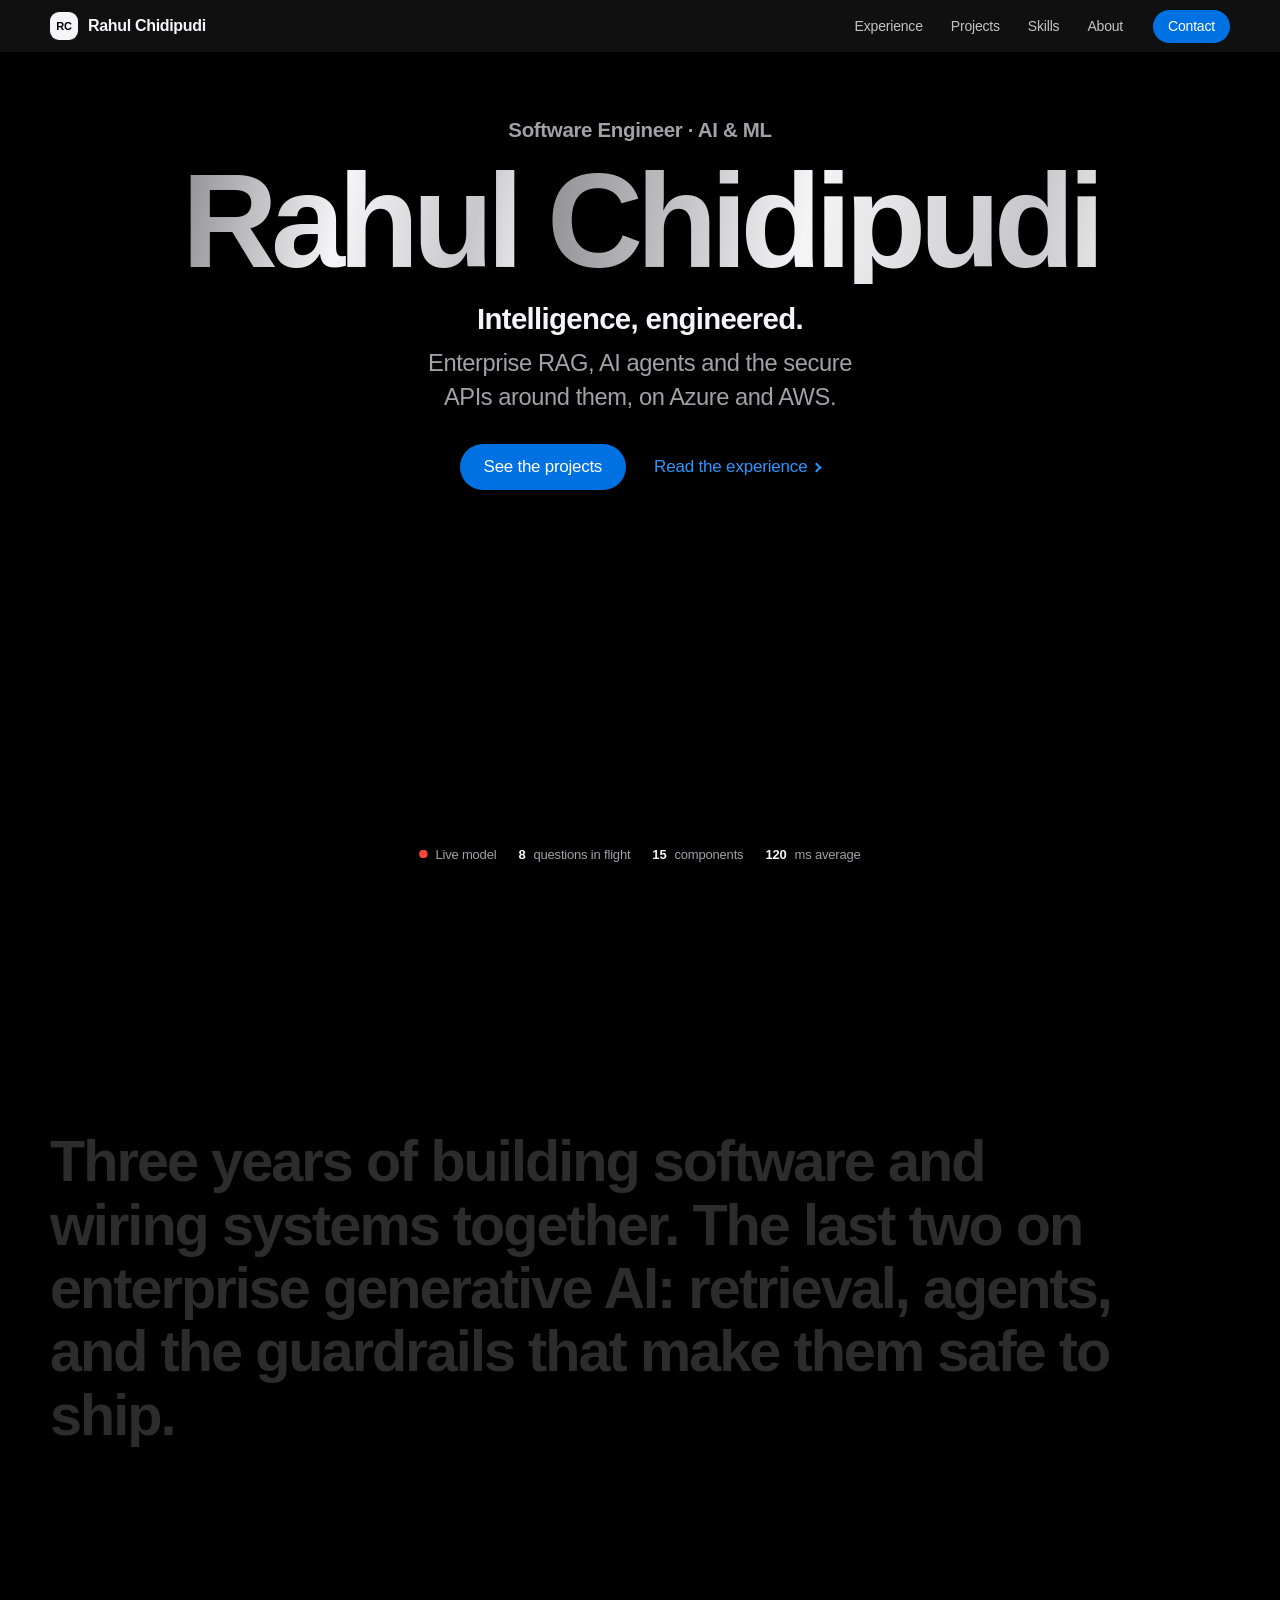
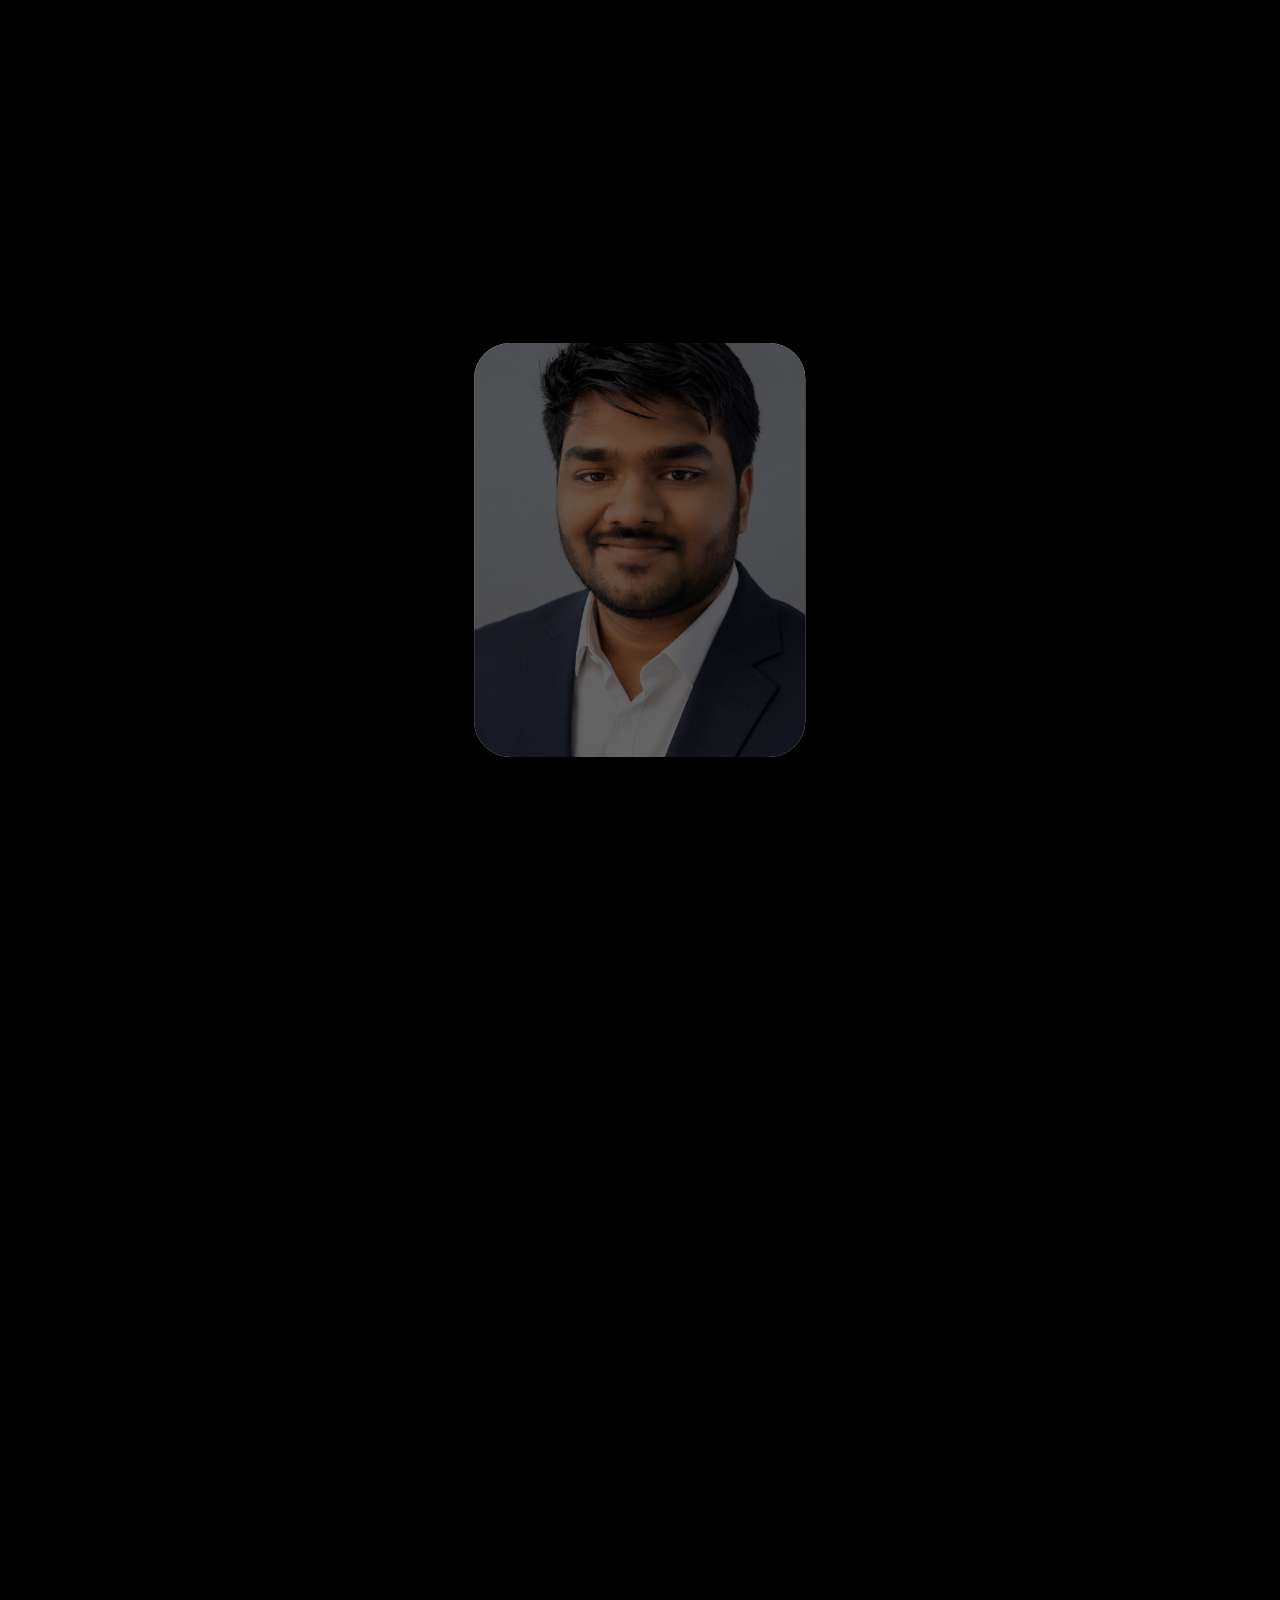
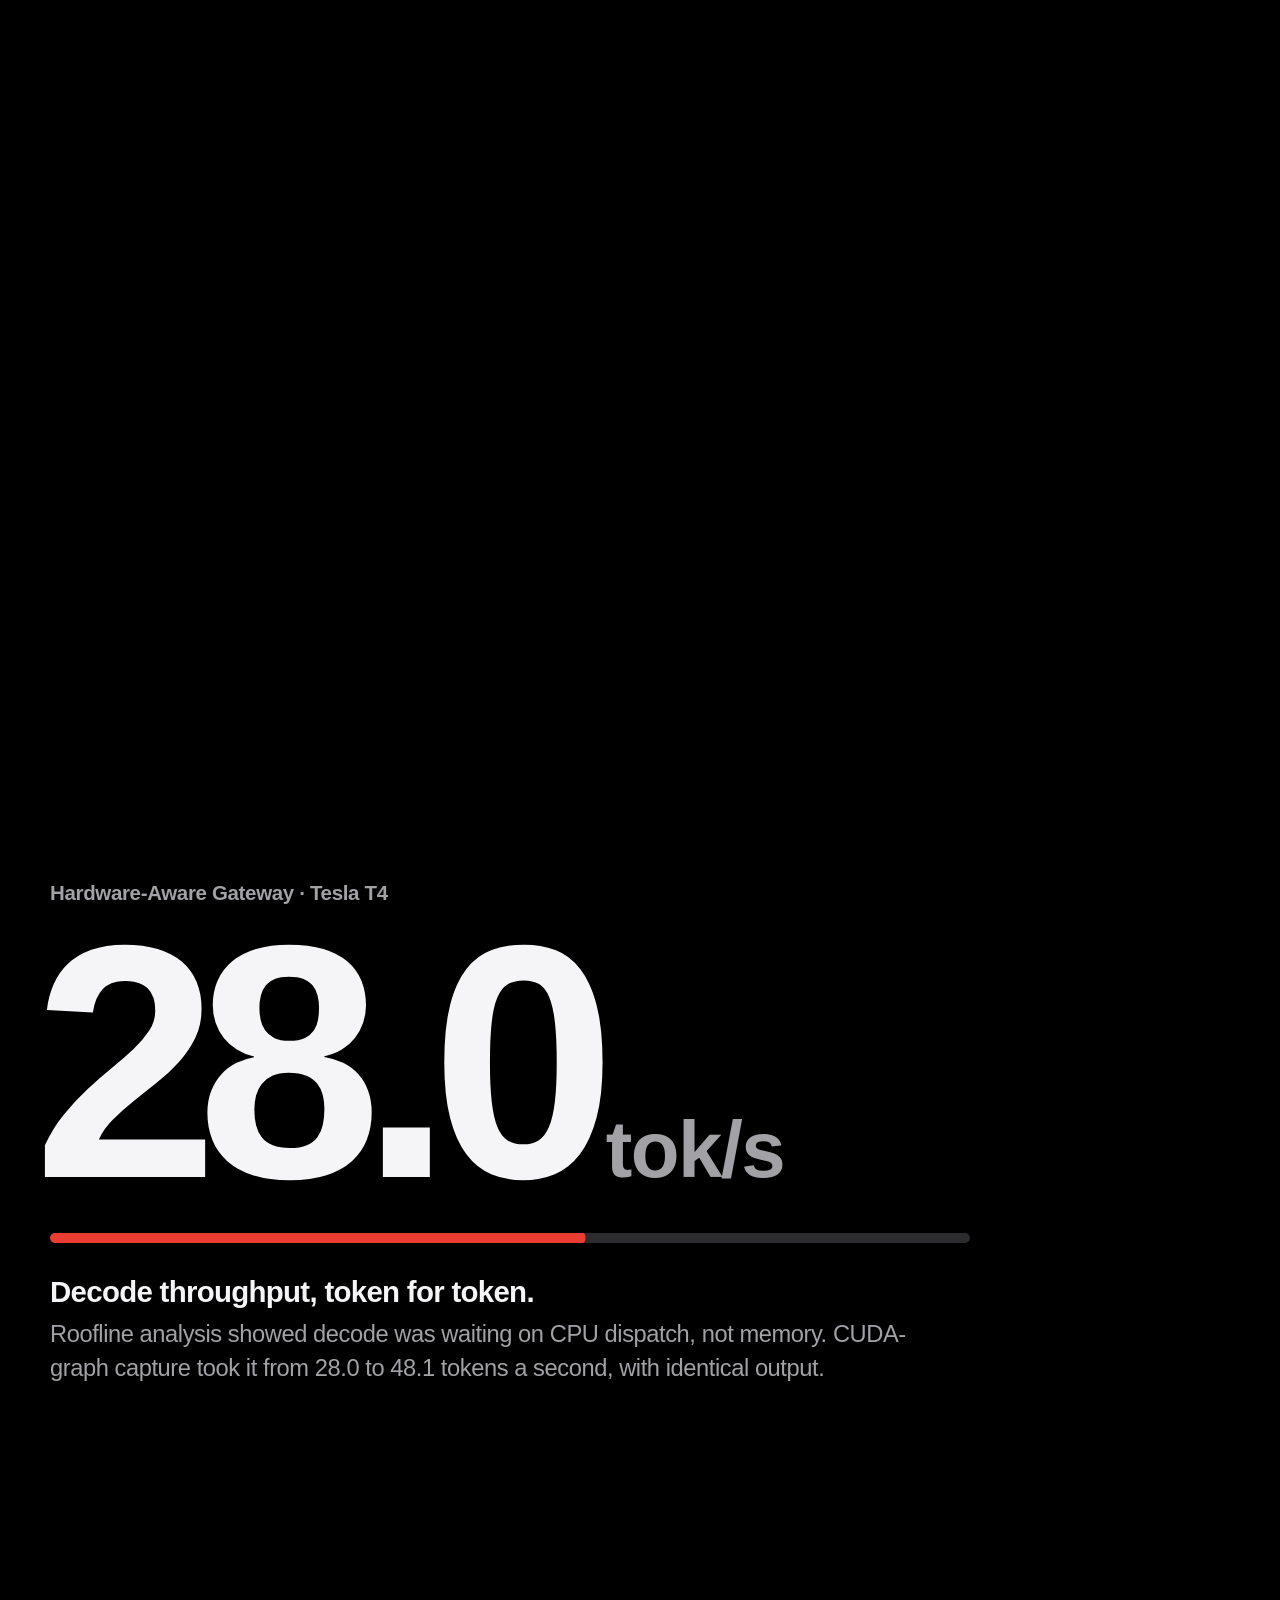
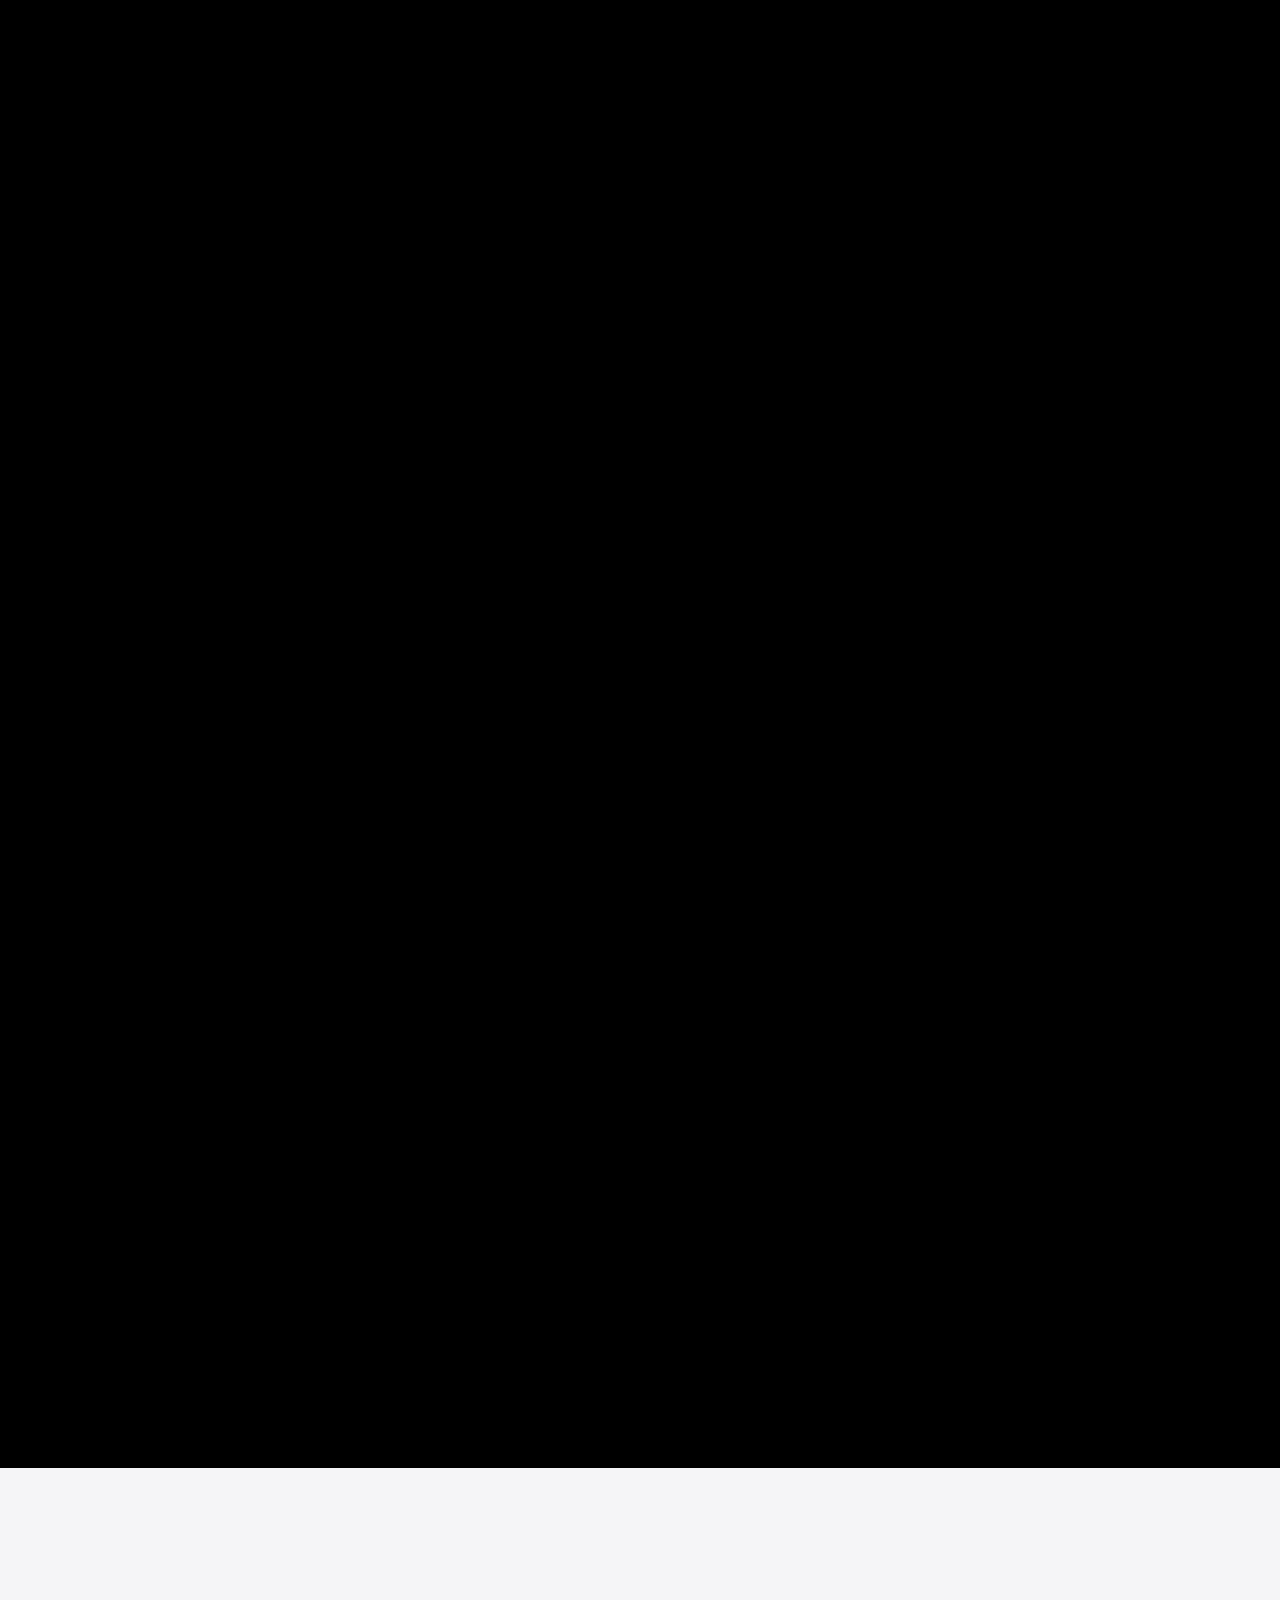
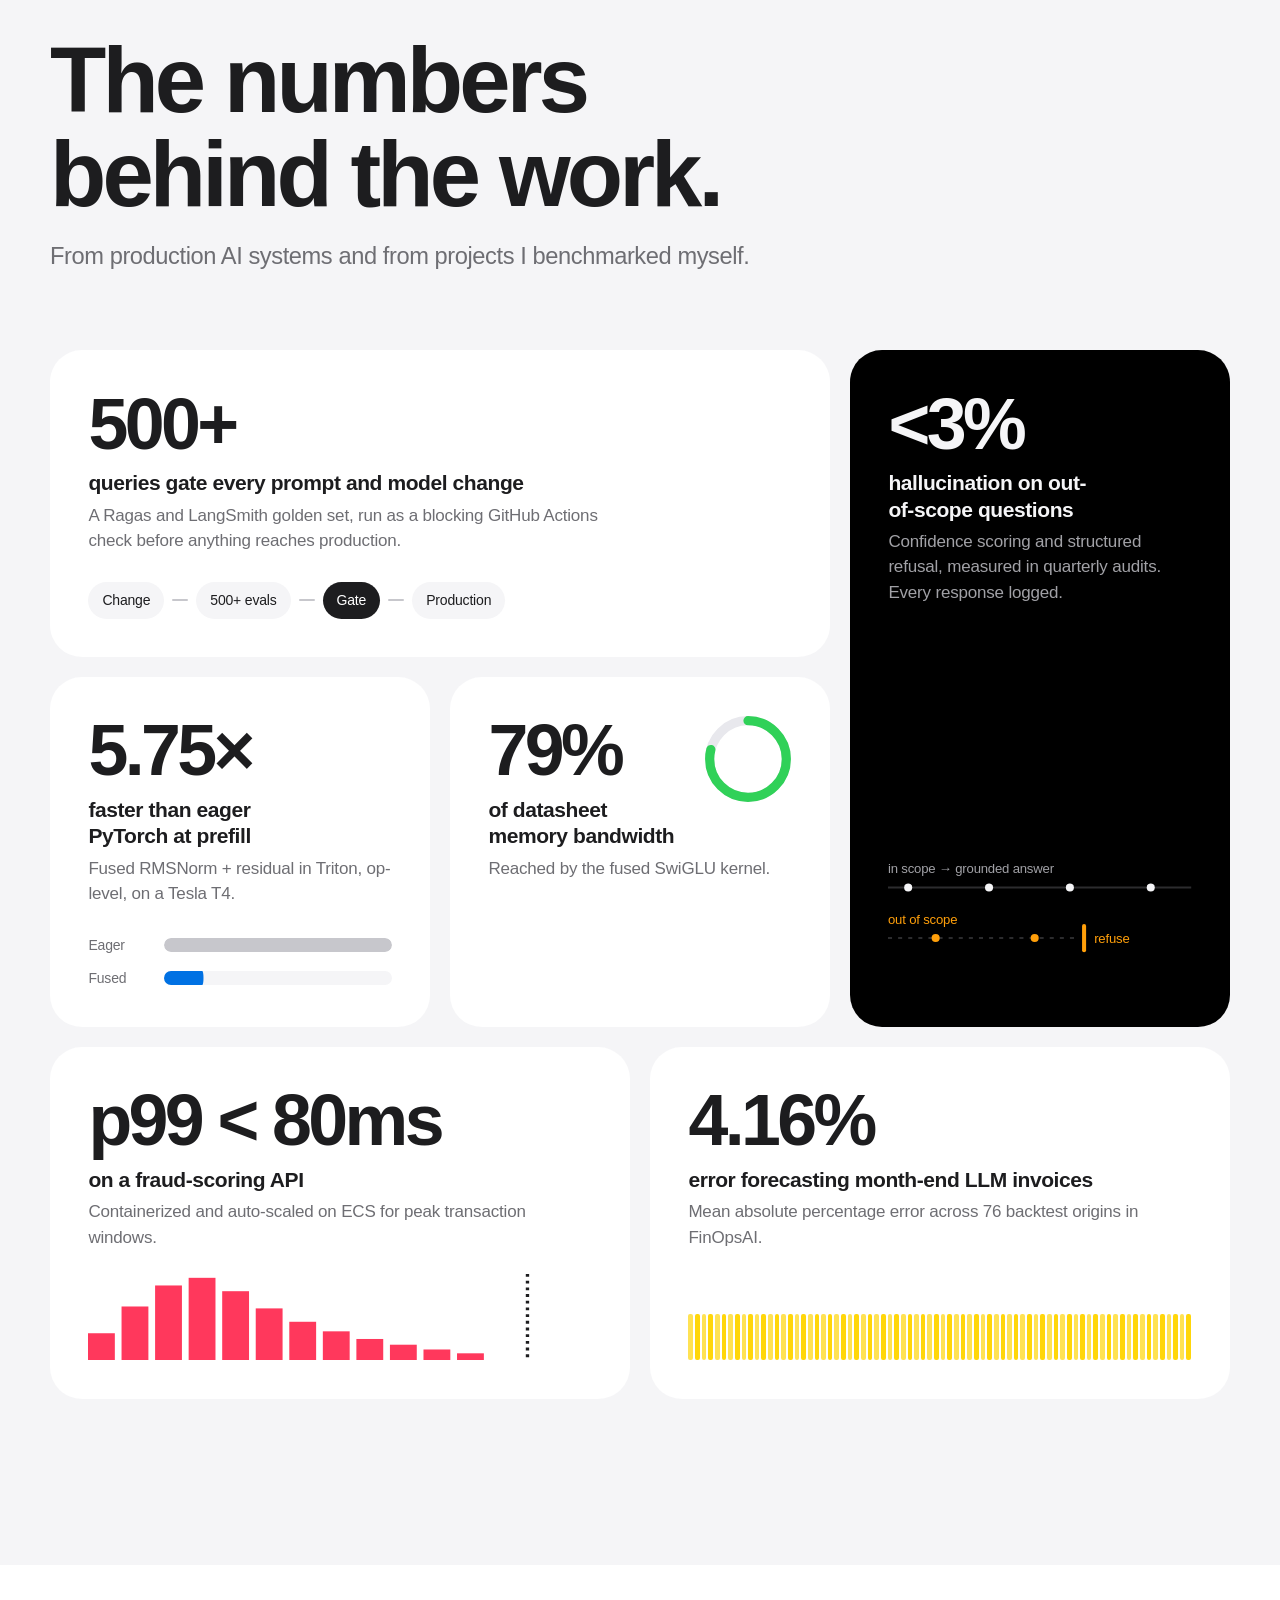
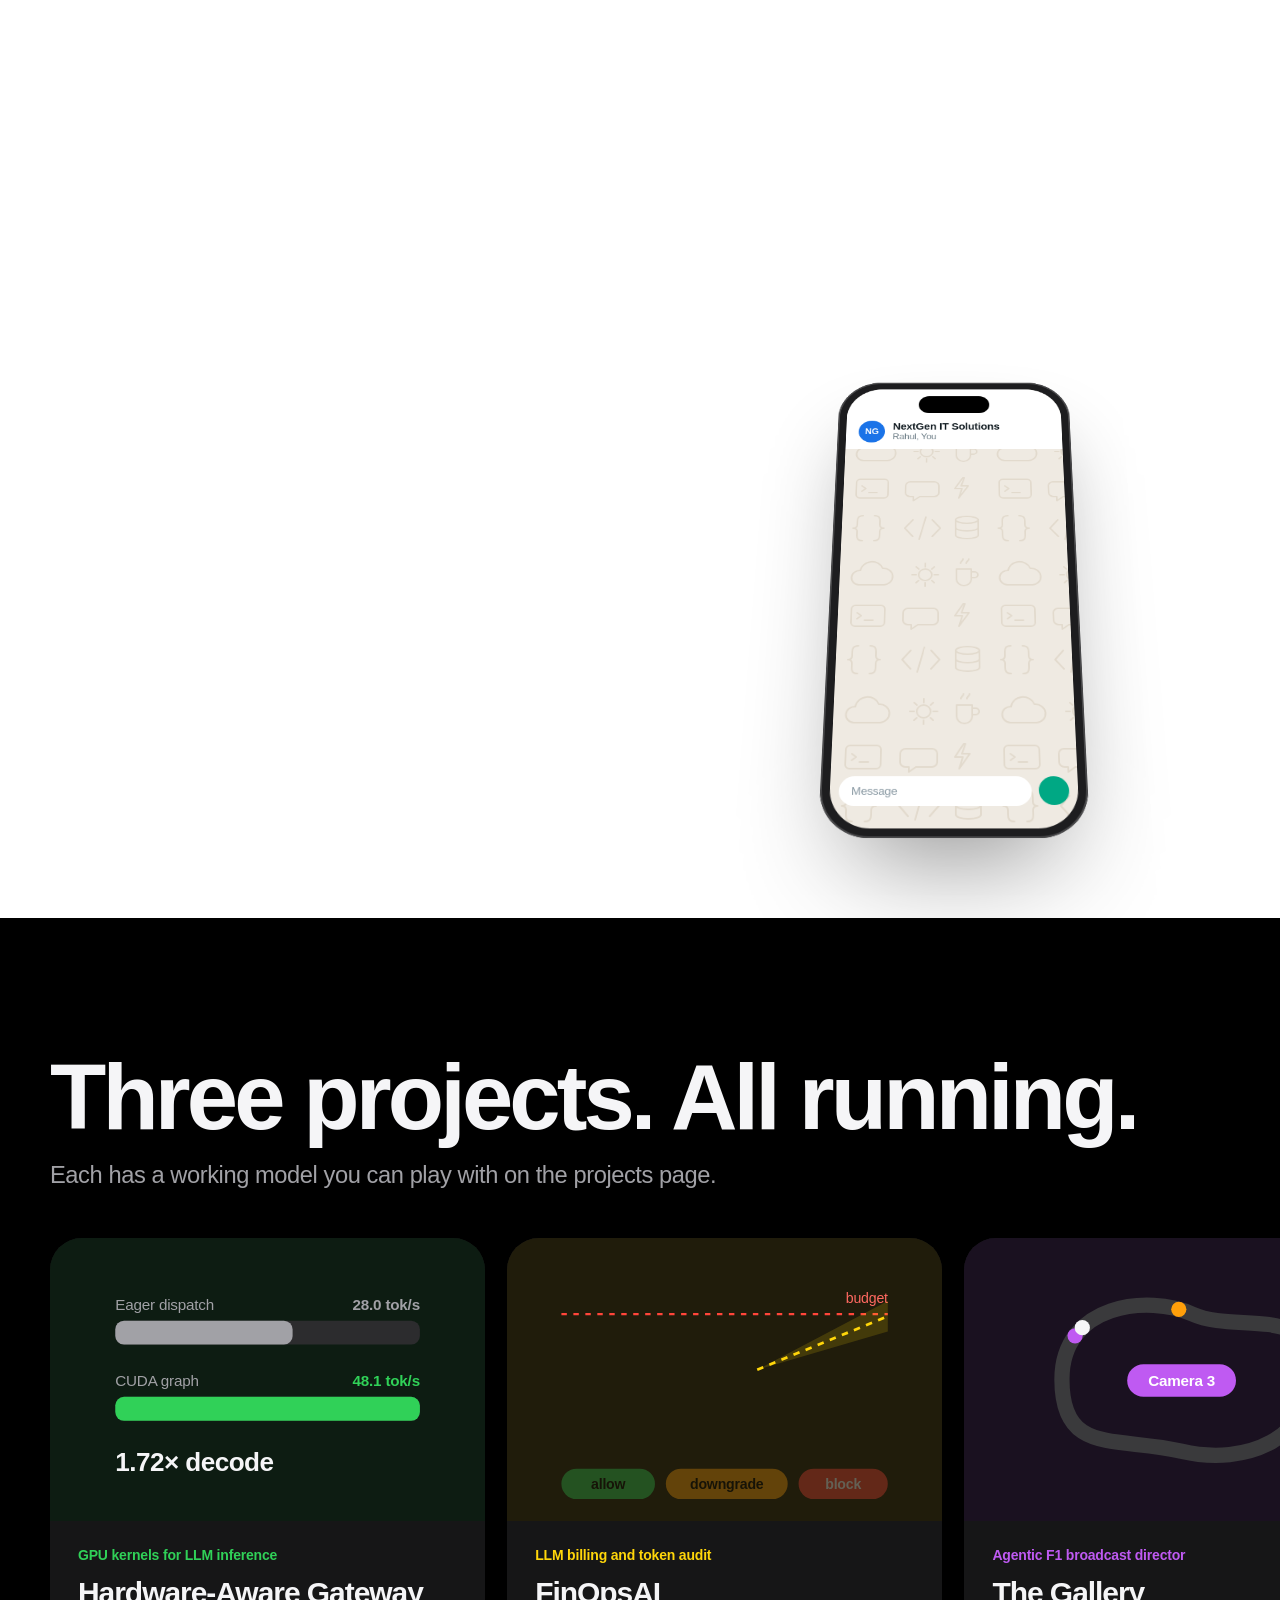
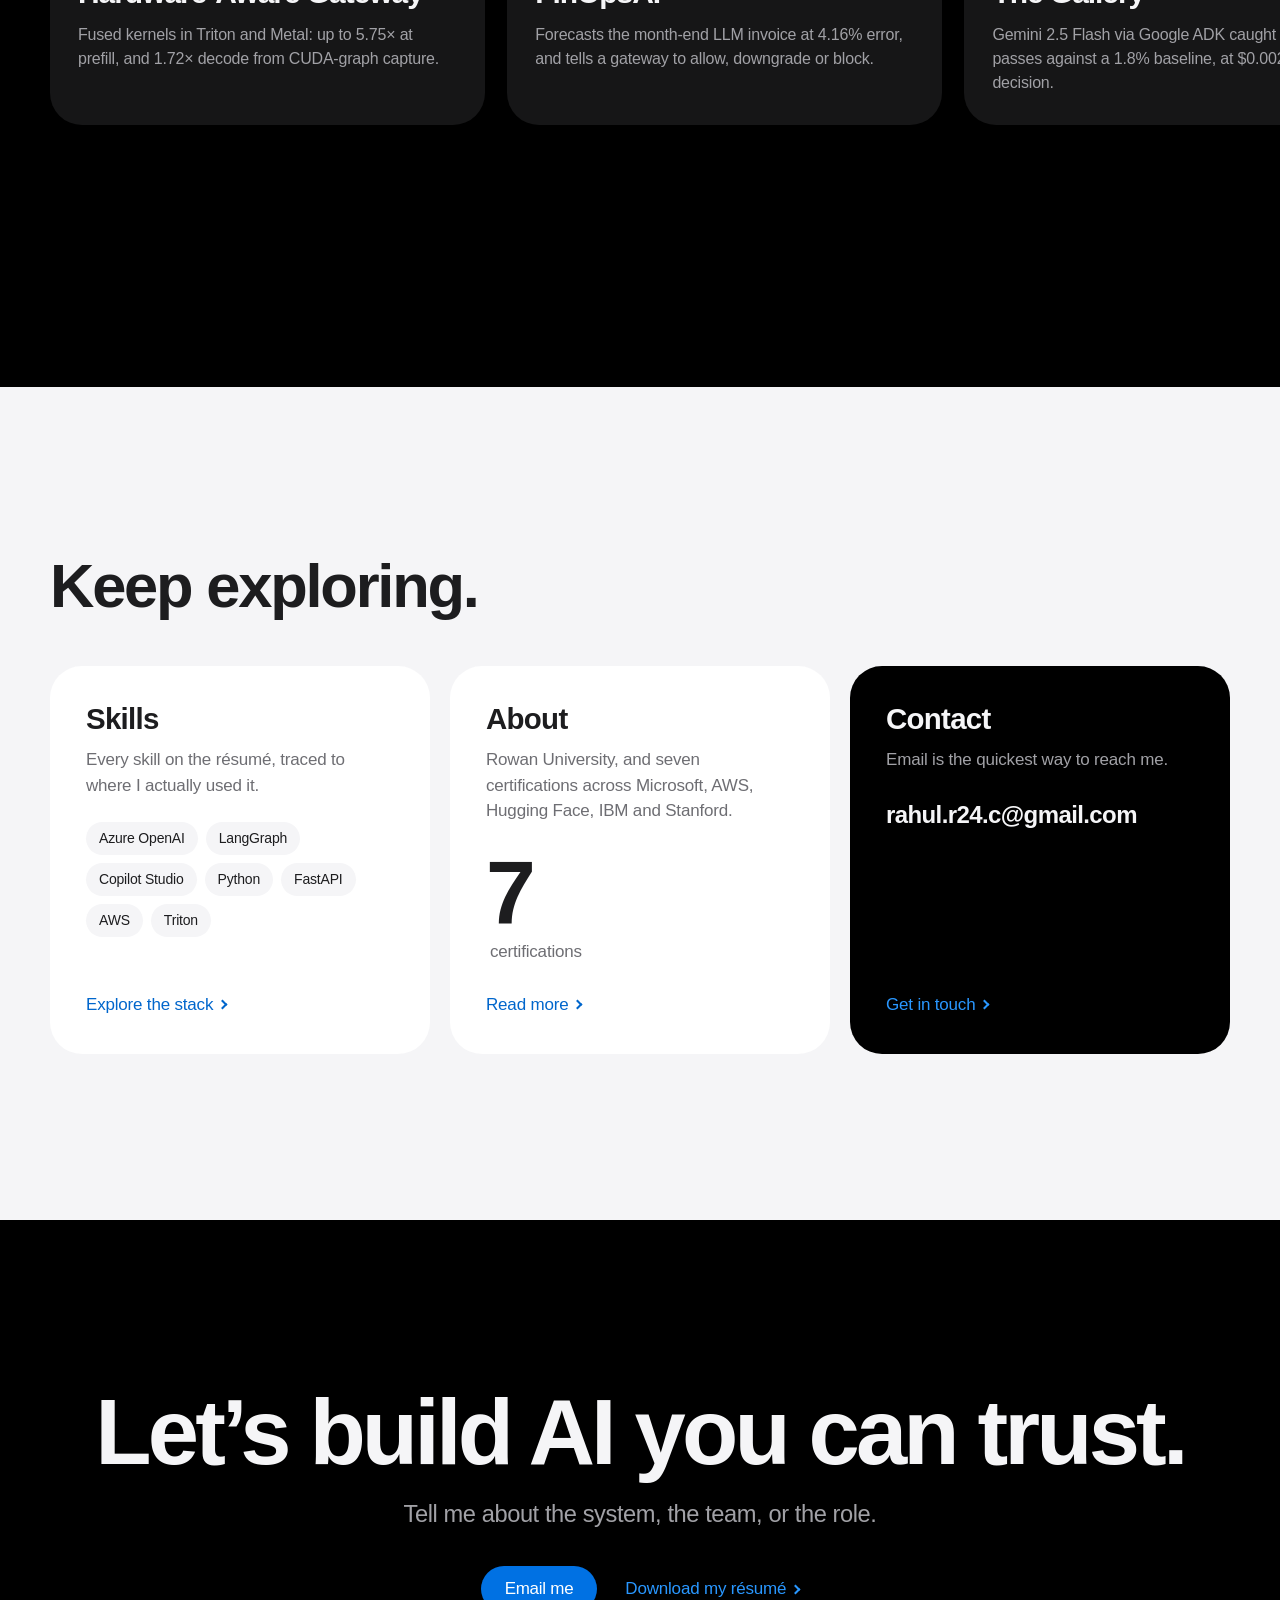
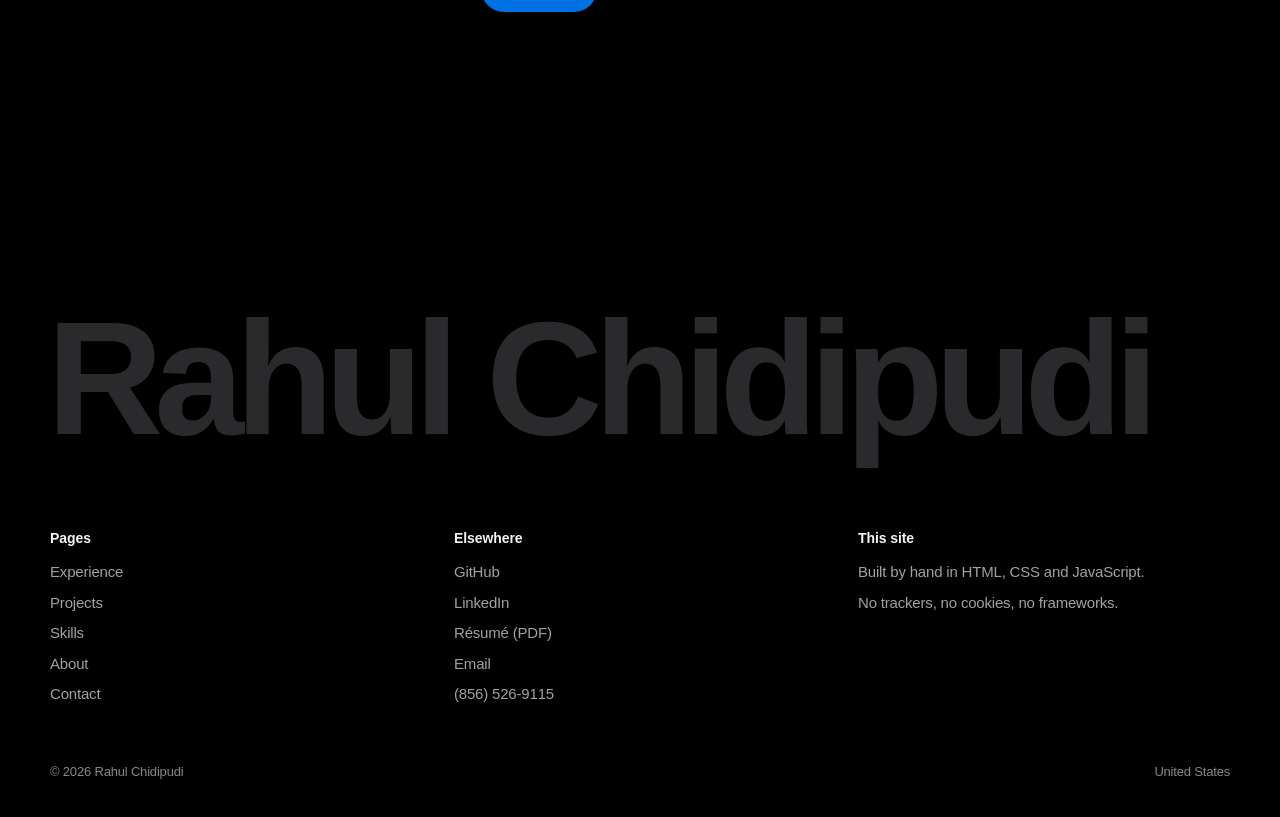
<file: index.html>
<!doctype html>
<html lang="en">
<head>
  <meta charset="utf-8">
  <meta name="viewport" content="width=device-width, initial-scale=1, viewport-fit=cover">
  <title>Rahul Chidipudi · Software Engineer, AI &amp; ML</title>
  <meta name="description" content="Rahul Chidipudi is a software engineer in AI and ML, building enterprise RAG, AI agents and secure API integrations on Azure and AWS.">
  <meta name="theme-color" content="#000000">
  <link rel="canonical" href="https://rahu378.github.io/">
  <meta property="og:type" content="website">
  <meta property="og:url" content="https://rahu378.github.io/">
  <meta property="og:title" content="Rahul Chidipudi · Software Engineer, AI &amp; ML">
  <meta property="og:description" content="Enterprise RAG, AI agents and the guardrails that make them safe to ship, on Azure and AWS.">
  <meta property="og:image" content="https://rahu378.github.io/assets/img/rahul.jpg">
  <meta name="twitter:card" content="summary">
  <link rel="icon" href="assets/favicon.svg" type="image/svg+xml">
  <link rel="stylesheet" href="assets/css/site.css">
  <link rel="stylesheet" href="assets/css/home.css">
  <script>document.documentElement.classList.add('js')</script>
  <script defer src="assets/js/data.js"></script>
  <script defer src="assets/js/site.js"></script>
  <script defer src="assets/js/home.js"></script>
</head>
<body data-tone="dark">
  <a class="skip" href="#main">Skip to content</a>

  <header class="nav" data-tone="dark">
    <div class="nav-in">
      <a class="brand" href="index.html" aria-current="page"><span class="brand-mark" aria-hidden="true"><span>RC</span></span><span>Rahul Chidipudi</span></a>
      <nav aria-label="Main">
        <ul class="nav-links">
          <li><a href="experience.html">Experience</a></li>
          <li><a href="projects.html">Projects</a></li>
          <li><a href="skills.html">Skills</a></li>
          <li><a href="about.html">About</a></li>
        </ul>
      </nav>
      <a class="nav-cta" href="contact.html">Contact</a>
      <button class="nav-toggle" type="button" aria-expanded="false" aria-controls="menu" aria-label="Menu"><span></span><span></span></button>
    </div>
    <div class="nav-menu" id="menu" hidden>
      <ul>
        <li><a href="index.html">Home</a></li>
        <li><a href="experience.html">Experience</a></li>
        <li><a href="projects.html">Projects</a></li>
        <li><a href="skills.html">Skills</a></li>
        <li><a href="about.html">About</a></li>
        <li><a href="contact.html">Contact</a></li>
      </ul>
    </div>
  </header>

  <main id="main">
    <!-- Hero -->
    <section class="hero dark" data-tone="dark">
      <div class="hero-copy wrap center">
        <p class="t-kicker hero-kicker fade-load" style="--i:0">Software Engineer · AI &amp; ML</p>
        <h1 class="t-hero"><span class="rise"><span class="metal">Rahul</span> <span class="metal" style="--i:1">Chidipudi</span></span></h1>
        <p class="t-sub hero-tag fade-load" style="--i:1">Intelligence, engineered.</p>
        <p class="t-lead hero-sub fade-load" style="--i:2">Enterprise RAG, AI agents and the secure APIs around them, on Azure and AWS.</p>
        <div class="cta-row fade-load" style="--i:3">
          <a class="btn" href="projects.html">See the projects</a>
          <a class="more" href="experience.html">Read the experience</a>
        </div>
      </div>
      <figure class="hero-stage fade-load" style="--i:4">
        <canvas id="mesh" role="img" aria-label="A slowly turning model of an AI assistant: an agent at the center, with a router, retriever, guardrails, evaluation and identity around it, and models and document stores on the outside. Requests travel between them."></canvas>
        <figcaption class="hero-readout">
          <span class="ro"><span class="live-dot" aria-hidden="true"></span> Live model</span>
          <span class="ro"><b class="num" id="ro-flight">0</b> questions in flight</span>
          <span class="ro"><b class="num">15</b> components</span>
          <span class="ro"><b class="num" id="ro-avg">120</b> ms average</span>
        </figcaption>
      </figure>
    </section>

    <!-- Statement -->
    <section class="sec dark statement" data-tone="dark">
      <div class="wrap">
        <p class="t-statement" data-words>Three years of building software and wiring systems together. The last two on enterprise generative AI: retrieval, agents, and the guardrails that make them safe to ship.</p>
      </div>
    </section>

    <!-- Portrait reveal -->
    <section class="meet dark" id="meet" data-tone="dark">
      <div class="meet-pin">
        <div class="wrap meet-in">
          <div class="meet-copy" data-stagger>
            <h2 class="t-display reveal">Hi, I’m Rahul.</h2>
            <p class="t-lead muted reveal">I build AI that people in regulated places can trust: answers grounded in their own documents, a refusal when it isn’t sure, and an audit trail for every reply. I work directly with business and compliance teams to get there.</p>
            <ul class="meet-facts reveal" role="list">
              <li><b>Software Engineer – AI &amp; ML</b><span>NextGen IT Solutions, 2026</span></li>
              <li><b>Microsoft Certified</b><span>Power Platform, PL-900 and PL-200</span></li>
              <li><b>B.Tech, Computer Science</b><span>Rowan University, 2024</span></li>
            </ul>
            <a class="more reveal" href="about.html">More about me</a>
          </div>
          <figure class="meet-photo">
            <div class="meet-stage">
              <div class="meet-frame">
                <img src="assets/img/rahul.jpg" alt="Rahul Chidipudi, smiling, in a navy suit and white shirt" width="880" height="880" decoding="async" onerror="this.closest('figure').classList.add('no-photo')">
                <span class="ph-mono" aria-hidden="true">RC</span>
              </div>
              <span class="meet-badge b1" aria-hidden="true"><b>&lt;3%</b> hallucination, out of scope</span>
              <span class="meet-badge b2" aria-hidden="true"><b>500+</b> query eval gate</span>
              <span class="meet-badge b3" aria-hidden="true"><b>1.72×</b> decode throughput</span>
            </div>
          </figure>
        </div>
      </div>
    </section>

    <!-- Decode throughput, scrubbed by scroll -->
    <section class="latency dark" id="latency" data-tone="dark">
      <div class="latency-pin">
        <div class="wrap">
          <p class="t-kicker muted">Hardware-Aware Gateway · Tesla T4</p>
          <p class="lat-num num" aria-hidden="true"><span id="lat-val">48.1</span><span class="lat-unit">tok/s</span></p>
          <div class="lat-bar" aria-hidden="true"><span id="lat-fill" style="--s:1;--hue:135"></span></div>
          <h2 class="t-sub lat-cap">Decode throughput, token for token.</h2>
          <p class="t-lead muted lat-sub">Roofline analysis showed decode was waiting on CPU dispatch, not memory. CUDA-graph capture took it from 28.0 to 48.1 tokens a second, with identical output.</p>
          <p class="t-title lat-out" id="lat-out">1.72× faster.</p>
        </div>
      </div>
    </section>

    <!-- Numbers -->
    <section class="sec mist" data-tone="light">
      <div class="wrap">
        <h2 class="t-display reveal">The numbers behind the work.</h2>
        <p class="t-lead muted reveal bento-lead">From production AI systems and from projects I benchmarked myself.</p>
        <div class="bento" data-stagger>
          <article class="tile tile-deploy reveal">
            <p class="tile-num num"><span data-count="500" data-suf="+">500+</span></p>
            <h3 class="tile-h">queries gate every prompt and model change</h3>
            <p class="tile-p">A Ragas and LangSmith golden set, run as a blocking GitHub Actions check before anything reaches production.</p>
            <div class="flow" aria-hidden="true"><span>Change</span><i></i><span>500+ evals</span><i></i><span class="gate">Gate</span><i></i><span>Production</span></div>
          </article>

          <article class="tile tile-shadow reveal">
            <p class="tile-num num">&lt;3%</p>
            <h3 class="tile-h">hallucination on out-of-scope questions</h3>
            <p class="tile-p">Confidence scoring and structured refusal, measured in quarterly audits. Every response logged.</p>
            <svg class="lanes" viewBox="0 0 300 150" aria-hidden="true">
              <path d="M0 50 H300" stroke="#2c2c2e" stroke-width="2"/>
              <path d="M0 100 H190" stroke="#2c2c2e" stroke-width="2" stroke-dasharray="4 6"/>
              <rect x="192" y="86" width="4" height="28" rx="2" fill="#ff9f0a"/>
              <g fill="#f5f5f7">
                <circle r="4"><animateMotion dur="1.6s" repeatCount="indefinite" path="M-10 50 H310"/></circle>
                <circle r="4"><animateMotion dur="1.6s" begin=".4s" repeatCount="indefinite" path="M-10 50 H310"/></circle>
                <circle r="4"><animateMotion dur="1.6s" begin=".8s" repeatCount="indefinite" path="M-10 50 H310"/></circle>
                <circle r="4"><animateMotion dur="1.6s" begin="1.2s" repeatCount="indefinite" path="M-10 50 H310"/></circle>
              </g>
              <g fill="#ff9f0a">
                <circle r="4"><animateMotion dur="1.2s" begin=".2s" repeatCount="indefinite" path="M-10 100 H186"/></circle>
                <circle r="4"><animateMotion dur="1.2s" begin=".8s" repeatCount="indefinite" path="M-10 100 H186"/></circle>
              </g>
              <text x="0" y="36" fill="#a1a1a6" font-size="13">in scope → grounded answer</text>
              <text x="0" y="86" fill="#ff9f0a" font-size="13">out of scope</text>
              <text x="204" y="105" fill="#ff9f0a" font-size="13">refuse</text>
            </svg>
          </article>

          <article class="tile tile-watch reveal">
            <p class="tile-num num"><span data-count="5.75" data-dec="2" data-suf="×">5.75×</span></p>
            <h3 class="tile-h">faster than eager PyTorch at prefill</h3>
            <p class="tile-p">Fused RMSNorm + residual in Triton, op-level, on a Tesla T4.</p>
            <div class="deploy-bars" aria-hidden="true">
              <div><span class="db-l">Eager</span><span class="db-t"><i style="--w:1"></i></span></div>
              <div><span class="db-l">Fused</span><span class="db-t"><i class="db-blue" style="--w:.174"></i></span></div>
            </div>
          </article>

          <article class="tile tile-cover reveal">
            <svg class="ring" viewBox="0 0 120 120" aria-hidden="true">
              <circle cx="60" cy="60" r="50" stroke="#e8e8ed" stroke-width="12" fill="none"/>
              <circle class="ring-val" cx="60" cy="60" r="50" stroke="#30d158" stroke-width="12" fill="none" stroke-linecap="round" pathLength="100" stroke-dasharray="100" style="--v:79"/>
            </svg>
            <p class="tile-num num"><span data-count="79" data-suf="%">79%</span></p>
            <h3 class="tile-h">of datasheet memory bandwidth</h3>
            <p class="tile-p">Reached by the fused SwiGLU kernel.</p>
          </article>

          <article class="tile tile-p99 reveal">
            <p class="tile-num num">p99 &lt; 80ms</p>
            <h3 class="tile-h">on a fraud-scoring API</h3>
            <p class="tile-p">Containerized and auto-scaled on ECS for peak transaction windows.</p>
            <svg class="hist" viewBox="0 0 300 90" aria-hidden="true" preserveAspectRatio="none">
              <g fill="#ff385c">
                <rect x="0" y="62" width="16" height="28"/><rect x="20" y="34" width="16" height="56"/><rect x="40" y="12" width="16" height="78"/><rect x="60" y="4" width="16" height="86"/><rect x="80" y="18" width="16" height="72"/><rect x="100" y="36" width="16" height="54"/><rect x="120" y="50" width="16" height="40"/><rect x="140" y="60" width="16" height="30"/><rect x="160" y="68" width="16" height="22"/><rect x="180" y="74" width="16" height="16"/><rect x="200" y="79" width="16" height="11"/><rect x="220" y="83" width="16" height="7"/>
              </g>
              <path d="M262 0 V90" stroke="#1d1d1f" stroke-width="2" stroke-dasharray="3 4"/>
            </svg>
          </article>

          <article class="tile tile-batch reveal">
            <p class="tile-num num"><span data-count="4.16" data-dec="2" data-suf="%">4.16%</span></p>
            <h3 class="tile-h">error forecasting month-end LLM invoices</h3>
            <p class="tile-p">Mean absolute percentage error across 76 backtest origins in FinOpsAI.</p>
            <div class="batch" aria-hidden="true">
              <div class="batch-many"></div>
            </div>
          </article>
        </div>
      </div>
    </section>

    <!-- Experience teaser -->
    <section class="sec tease" data-tone="light">
      <div class="wrap tease-grid">
        <div class="tease-copy" data-stagger>
          <h2 class="t-title reveal">Experience, as a conversation.</h2>
          <p class="t-lead muted reveal">Three companies, each in its own chat. Read the thread, or ask a question of your own.</p>
          <div class="cta-row reveal"><a class="btn" href="experience.html">Open the chats</a></div>
        </div>
        <div class="phone-wrap">
          <div class="phone" id="phone" aria-hidden="true">
            <div class="phone-screen">
              <div class="phone-island"></div>
              <div class="phone-head">
                <span class="ph-av" style="background:#1a73e8">NG</span>
                <span class="ph-who"><b>NextGen IT Solutions</b><small id="ph-status">Rahul, You</small></span>
              </div>
              <div class="phone-body" id="phone-body"></div>
              <div class="phone-input"><span>Message</span><i></i></div>
            </div>
          </div>
        </div>
      </div>
    </section>

    <!-- Projects, sideways -->
    <section class="hscroll dark" id="work" data-tone="dark">
      <div class="hs-pin">
        <div class="wrap hs-head">
          <h2 class="t-display">Three projects. All running.</h2>
          <p class="t-lead muted">Each has a working model you can play with on the projects page.</p>
        </div>
        <div class="hs-track" id="hs-track">
          <a class="pcard" href="projects.html#hwgateway" style="--c:#30d158">
            <div class="pcard-art">
              <svg viewBox="0 0 400 260" aria-hidden="true" class="hwa">
                <text x="60" y="66" fill="#a1a1a6" font-size="14">Eager dispatch</text>
                <text x="340" y="66" text-anchor="end" fill="#a1a1a6" font-size="14" font-weight="600">28.0 tok/s</text>
                <rect x="60" y="76" width="280" height="22" rx="8" fill="#2c2c2e"/>
                <rect class="hwa-1" x="60" y="76" width="163" height="22" rx="8" fill="#a1a1a6"/>
                <text x="60" y="136" fill="#a1a1a6" font-size="14">CUDA graph</text>
                <text x="340" y="136" text-anchor="end" fill="#30d158" font-size="14" font-weight="600">48.1 tok/s</text>
                <rect x="60" y="146" width="280" height="22" rx="8" fill="#2c2c2e"/>
                <rect class="hwa-2" x="60" y="146" width="280" height="22" rx="8" fill="#30d158"/>
                <text x="60" y="214" fill="#f5f5f7" font-size="24" font-weight="700" letter-spacing="-.5">1.72× decode</text>
              </svg>
            </div>
            <div class="pcard-body">
              <p class="pcard-kind">GPU kernels for LLM inference</p>
              <h3>Hardware-Aware Gateway</h3>
              <p>Fused kernels in Triton and Metal: up to 5.75× at prefill, and 1.72× decode from CUDA-graph capture.</p>
            </div>
          </a>

          <a class="pcard" href="projects.html#finopsai" style="--c:#ffd60a">
            <div class="pcard-art">
              <svg viewBox="0 0 400 260" aria-hidden="true" class="foa">
                <path d="M50 70 H350" stroke="#ff453a" stroke-width="2" stroke-dasharray="5 6" fill="none"/>
                <text x="350" y="60" text-anchor="end" fill="#ff6961" font-size="13">budget</text>
                <path d="M230 121 L350 58 L350 86 Z" fill="rgba(255,214,10,.16)"/>
                <path class="foa-line" d="M50 190 L70 183 L90 175 L110 170 L130 160 L150 152 L170 146 L190 136 L210 128 L230 121" stroke="#ffd60a" stroke-width="3" fill="none" stroke-linecap="round" stroke-linejoin="round"/>
                <path d="M230 121 L350 72" stroke="#ffd60a" stroke-width="2.5" stroke-dasharray="6 6" fill="none"/>
                <g class="foa-pills" font-size="13" font-weight="600" text-anchor="middle">
                  <g><rect x="50" y="212" width="86" height="28" rx="14" fill="#30d158"/><text x="93" y="231" fill="#000">allow</text></g>
                  <g><rect x="146" y="212" width="112" height="28" rx="14" fill="#ff9f0a"/><text x="202" y="231" fill="#000">downgrade</text></g>
                  <g><rect x="268" y="212" width="82" height="28" rx="14" fill="#ff453a"/><text x="309" y="231" fill="#fff">block</text></g>
                </g>
              </svg>
            </div>
            <div class="pcard-body">
              <p class="pcard-kind">LLM billing and token audit</p>
              <h3>FinOpsAI</h3>
              <p>Forecasts the month-end LLM invoice at 4.16% error, and tells a gateway to allow, downgrade or block.</p>
            </div>
          </a>

          <a class="pcard" href="projects.html#gallery" style="--c:#bf5af2">
            <div class="pcard-art">
              <svg viewBox="0 0 400 260" aria-hidden="true">
                <path d="M90 130 C90 60 170 52 210 70 S 320 60 320 122 S 260 210 200 196 S 90 200 90 130Z" stroke="#3a3a3c" stroke-width="14" fill="none" stroke-linejoin="round"/>
                <g>
                  <circle r="7" fill="#bf5af2"><animateMotion dur="5s" repeatCount="indefinite" path="M90 130 C90 60 170 52 210 70 S 320 60 320 122 S 260 210 200 196 S 90 200 90 130Z"/></circle>
                  <circle r="7" fill="#f5f5f7"><animateMotion dur="5.2s" begin="-.3s" repeatCount="indefinite" path="M90 130 C90 60 170 52 210 70 S 320 60 320 122 S 260 210 200 196 S 90 200 90 130Z"/></circle>
                  <circle r="7" fill="#ff9f0a"><animateMotion dur="5.6s" begin="-1.6s" repeatCount="indefinite" path="M90 130 C90 60 170 52 210 70 S 320 60 320 122 S 260 210 200 196 S 90 200 90 130Z"/></circle>
                  <circle r="7" fill="#2997ff"><animateMotion dur="5.9s" begin="-3s" repeatCount="indefinite" path="M90 130 C90 60 170 52 210 70 S 320 60 320 122 S 260 210 200 196 S 90 200 90 130Z"/></circle>
                </g>
                <g class="cam"><rect x="150" y="116" width="100" height="30" rx="15" fill="#bf5af2"/><text x="200" y="136" text-anchor="middle" font-size="14" font-weight="600" fill="#fff">Camera 3</text></g>
              </svg>
            </div>
            <div class="pcard-body">
              <p class="pcard-kind">Agentic F1 broadcast director</p>
              <h3>The Gallery</h3>
              <p>Gemini 2.5 Flash via Google ADK caught 50% of live passes against a 1.8% baseline, at $0.0026 a decision.</p>
            </div>
          </a>
        </div>
      </div>
    </section>

    <!-- Keep exploring -->
    <section class="sec mist" data-tone="light">
      <div class="wrap">
        <h2 class="t-title reveal">Keep exploring.</h2>
        <div class="explore" data-stagger>
          <a class="ex reveal" href="skills.html">
            <h3 class="t-sub">Skills</h3>
            <p class="muted">Every skill on the résumé, traced to where I actually used it.</p>
            <ul class="chips ex-chips" aria-hidden="true"><li class="chip">Azure OpenAI</li><li class="chip">LangGraph</li><li class="chip">Copilot Studio</li><li class="chip">Python</li><li class="chip">FastAPI</li><li class="chip">AWS</li><li class="chip">Triton</li></ul>
            <span class="more">Explore the stack</span>
          </a>
          <a class="ex reveal" href="about.html">
            <h3 class="t-sub">About</h3>
            <p class="muted">Rowan University, and seven certifications across Microsoft, AWS, Hugging Face, IBM and Stanford.</p>
            <p class="ex-big num">7 <span>certifications</span></p>
            <span class="more">Read more</span>
          </a>
          <a class="ex ex-dark reveal" href="contact.html">
            <h3 class="t-sub">Contact</h3>
            <p class="muted">Email is the quickest way to reach me.</p>
            <p class="ex-mail">rahul.r24.c<wbr>@gmail.com</p>
            <span class="more">Get in touch</span>
          </a>
        </div>
      </div>
    </section>

    <!-- Close -->
    <section class="sec dark close" data-tone="dark">
      <div class="wrap center" data-stagger>
        <h2 class="t-display reveal">Let’s build AI you can trust.</h2>
        <p class="t-lead muted reveal">Tell me about the system, the team, or the role.</p>
        <div class="cta-row reveal"><a class="btn" href="mailto:rahul.r24.c@gmail.com">Email me</a><a class="more" href="resume/">Download my résumé</a></div>
      </div>
    </section>
  </main>

  <footer class="foot" data-tone="dark">
    <div class="wrap">
      <p class="foot-word" aria-hidden="true">Rahul Chidipudi</p>
      <div class="foot-grid">
        <div>
          <h2>Pages</h2>
          <ul><li><a href="experience.html">Experience</a></li><li><a href="projects.html">Projects</a></li><li><a href="skills.html">Skills</a></li><li><a href="about.html">About</a></li><li><a href="contact.html">Contact</a></li></ul>
        </div>
        <div>
          <h2>Elsewhere</h2>
          <ul><li><a href="https://github.com/Rahu378" rel="noopener">GitHub</a></li><li><a href="https://www.linkedin.com/in/rahulchidipudi/" rel="noopener">LinkedIn</a></li><li><a href="resume/">Résumé (PDF)</a></li><li><a href="mailto:rahul.r24.c@gmail.com">Email</a></li><li><a href="tel:+18565269115">(856) 526-9115</a></li></ul>
        </div>
        <div>
          <h2>This site</h2>
          <ul><li>Built by hand in HTML, CSS and JavaScript.</li><li>No trackers, no cookies, no frameworks.</li></ul>
        </div>
      </div>
      <p class="foot-note"><span>© <span data-year>2026</span> Rahul Chidipudi</span><span>United States</span></p>
    </div>
  </footer>
</body>
</html>
</file>
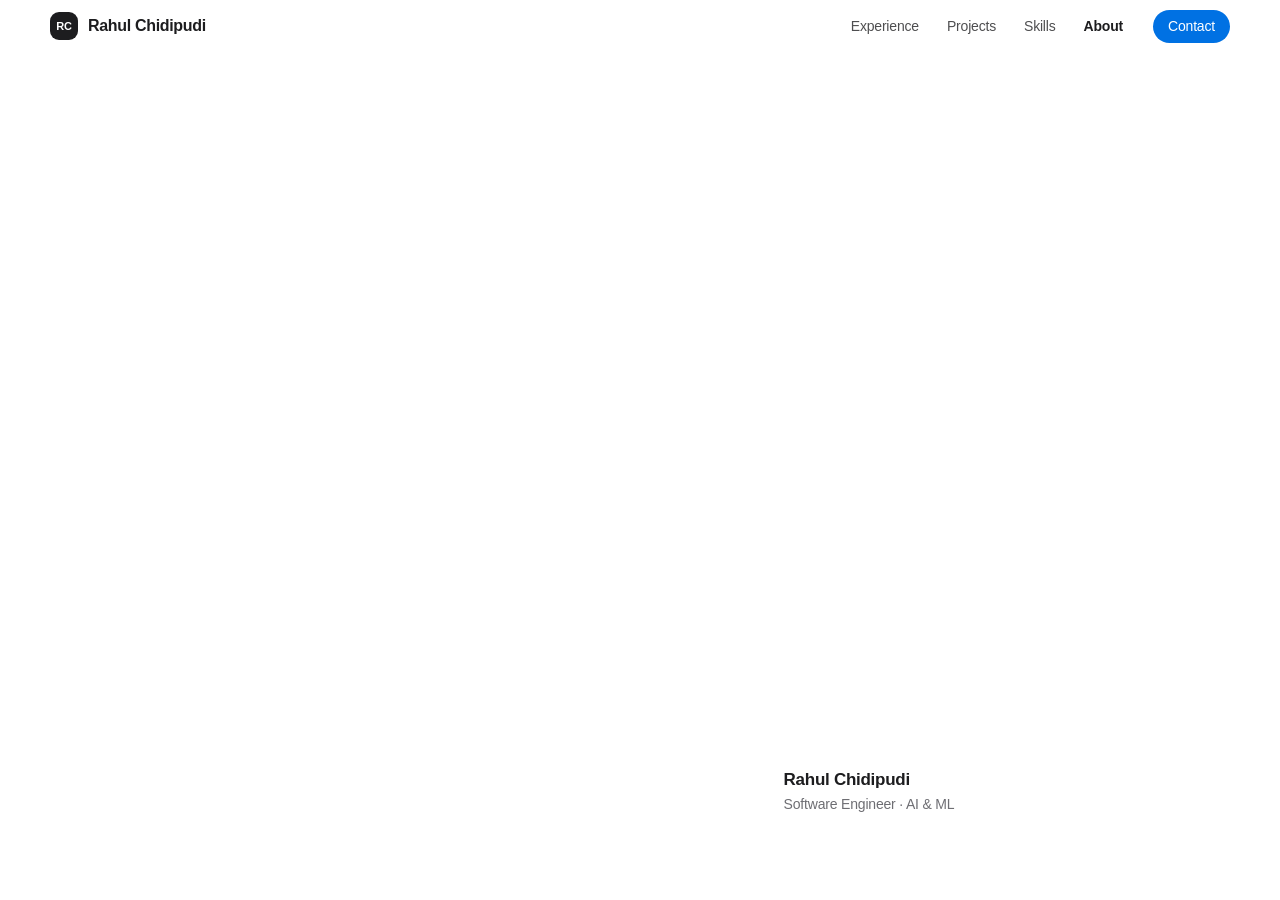
<file: about/index.html>
<!doctype html>
<html lang="en">
<head>
  <meta charset="utf-8">
  <title>Moved · Rahul Chidipudi</title>
  <meta name="robots" content="noindex">
  <meta http-equiv="refresh" content="0; url=../about.html">
  <link rel="canonical" href="https://rahu378.github.io/about.html">
</head>
<body>
  <p>This page has moved to <a href="../about.html">rahu378.github.io/about.html</a>.</p>
</body>
</html>
</file>
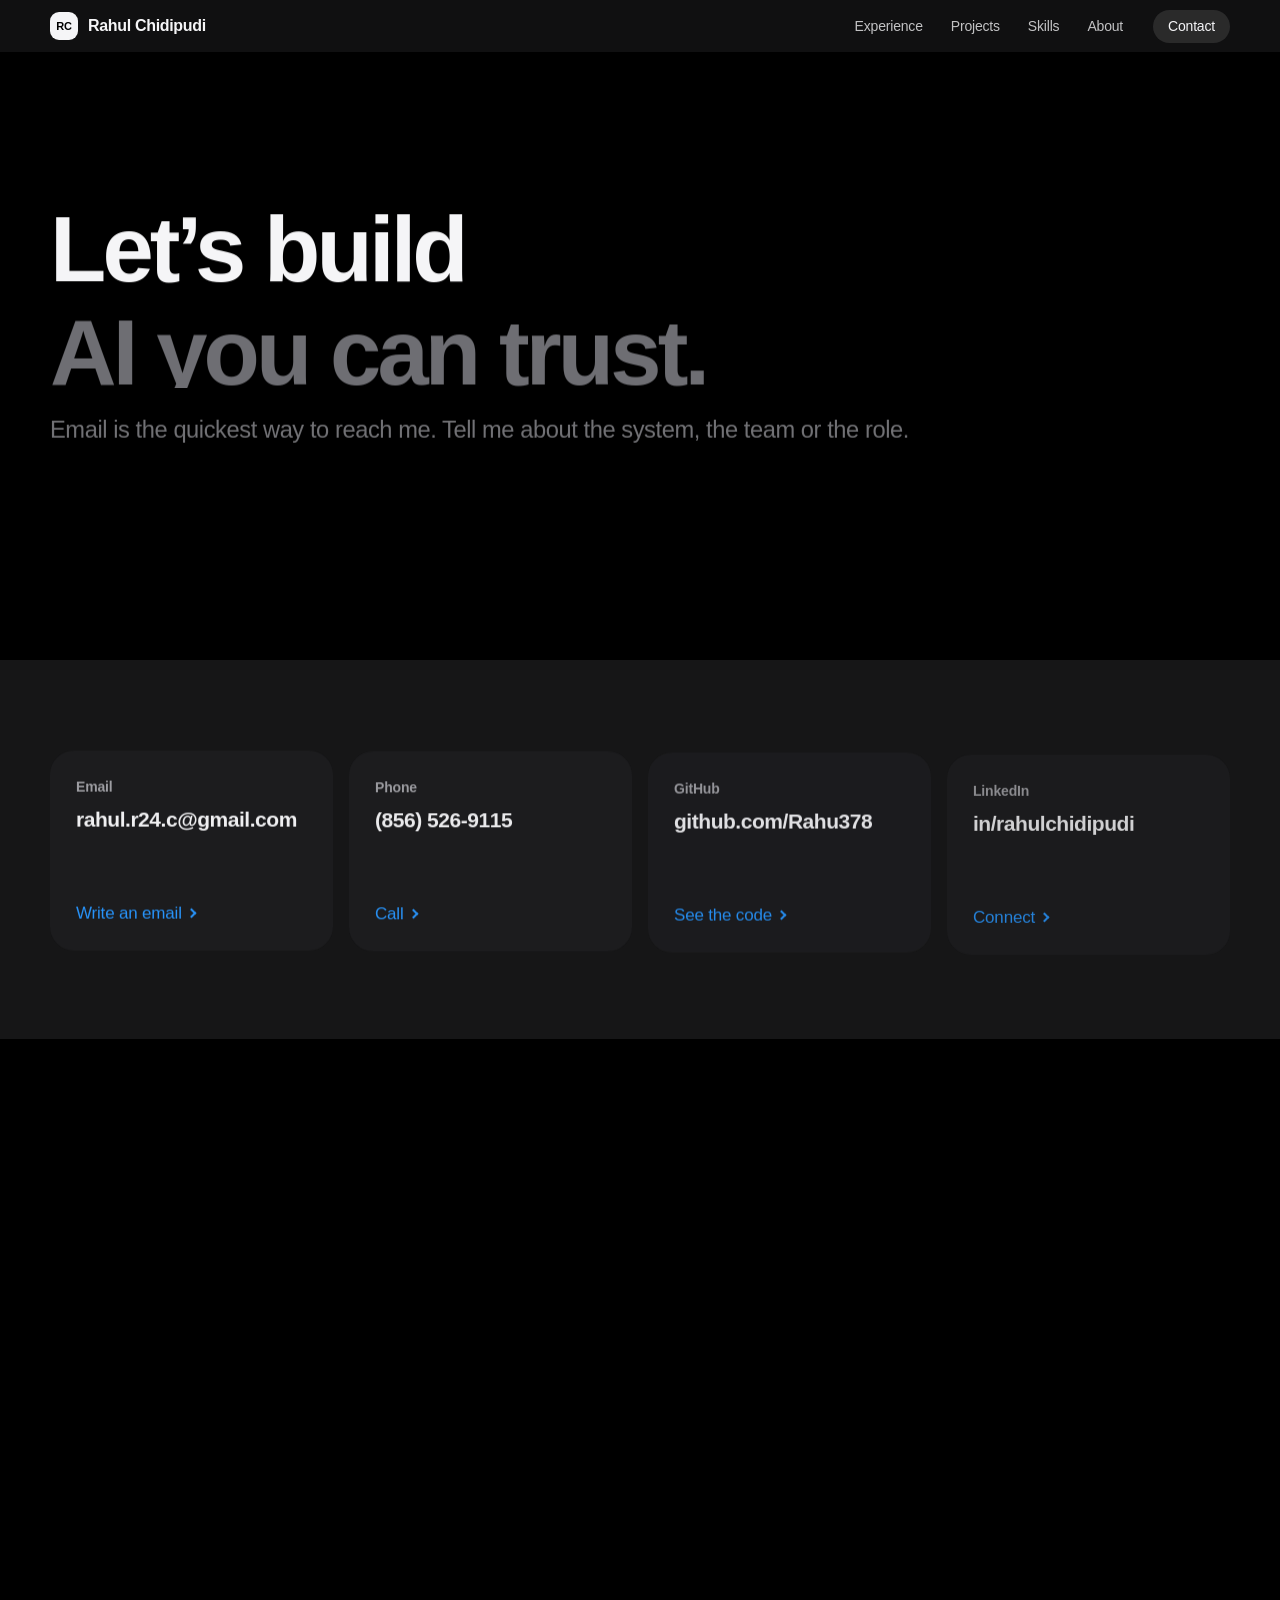
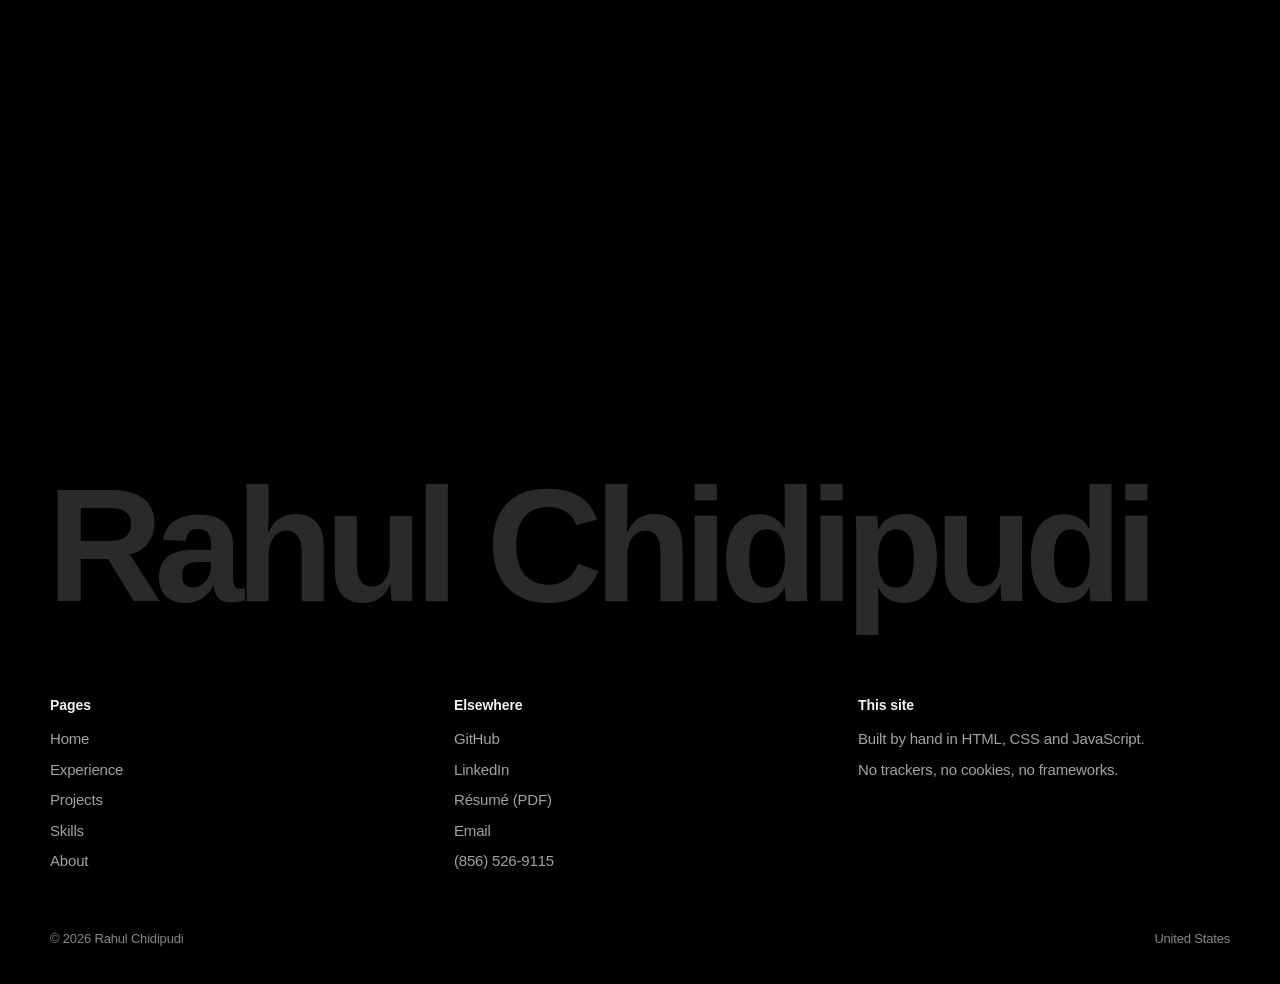
<file: contact/index.html>
<!doctype html>
<html lang="en">
<head>
  <meta charset="utf-8">
  <title>Moved · Rahul Chidipudi</title>
  <meta name="robots" content="noindex">
  <meta http-equiv="refresh" content="0; url=../contact.html">
  <link rel="canonical" href="https://rahu378.github.io/contact.html">
</head>
<body>
  <p>This page has moved to <a href="../contact.html">rahu378.github.io/contact.html</a>.</p>
</body>
</html>
</file>
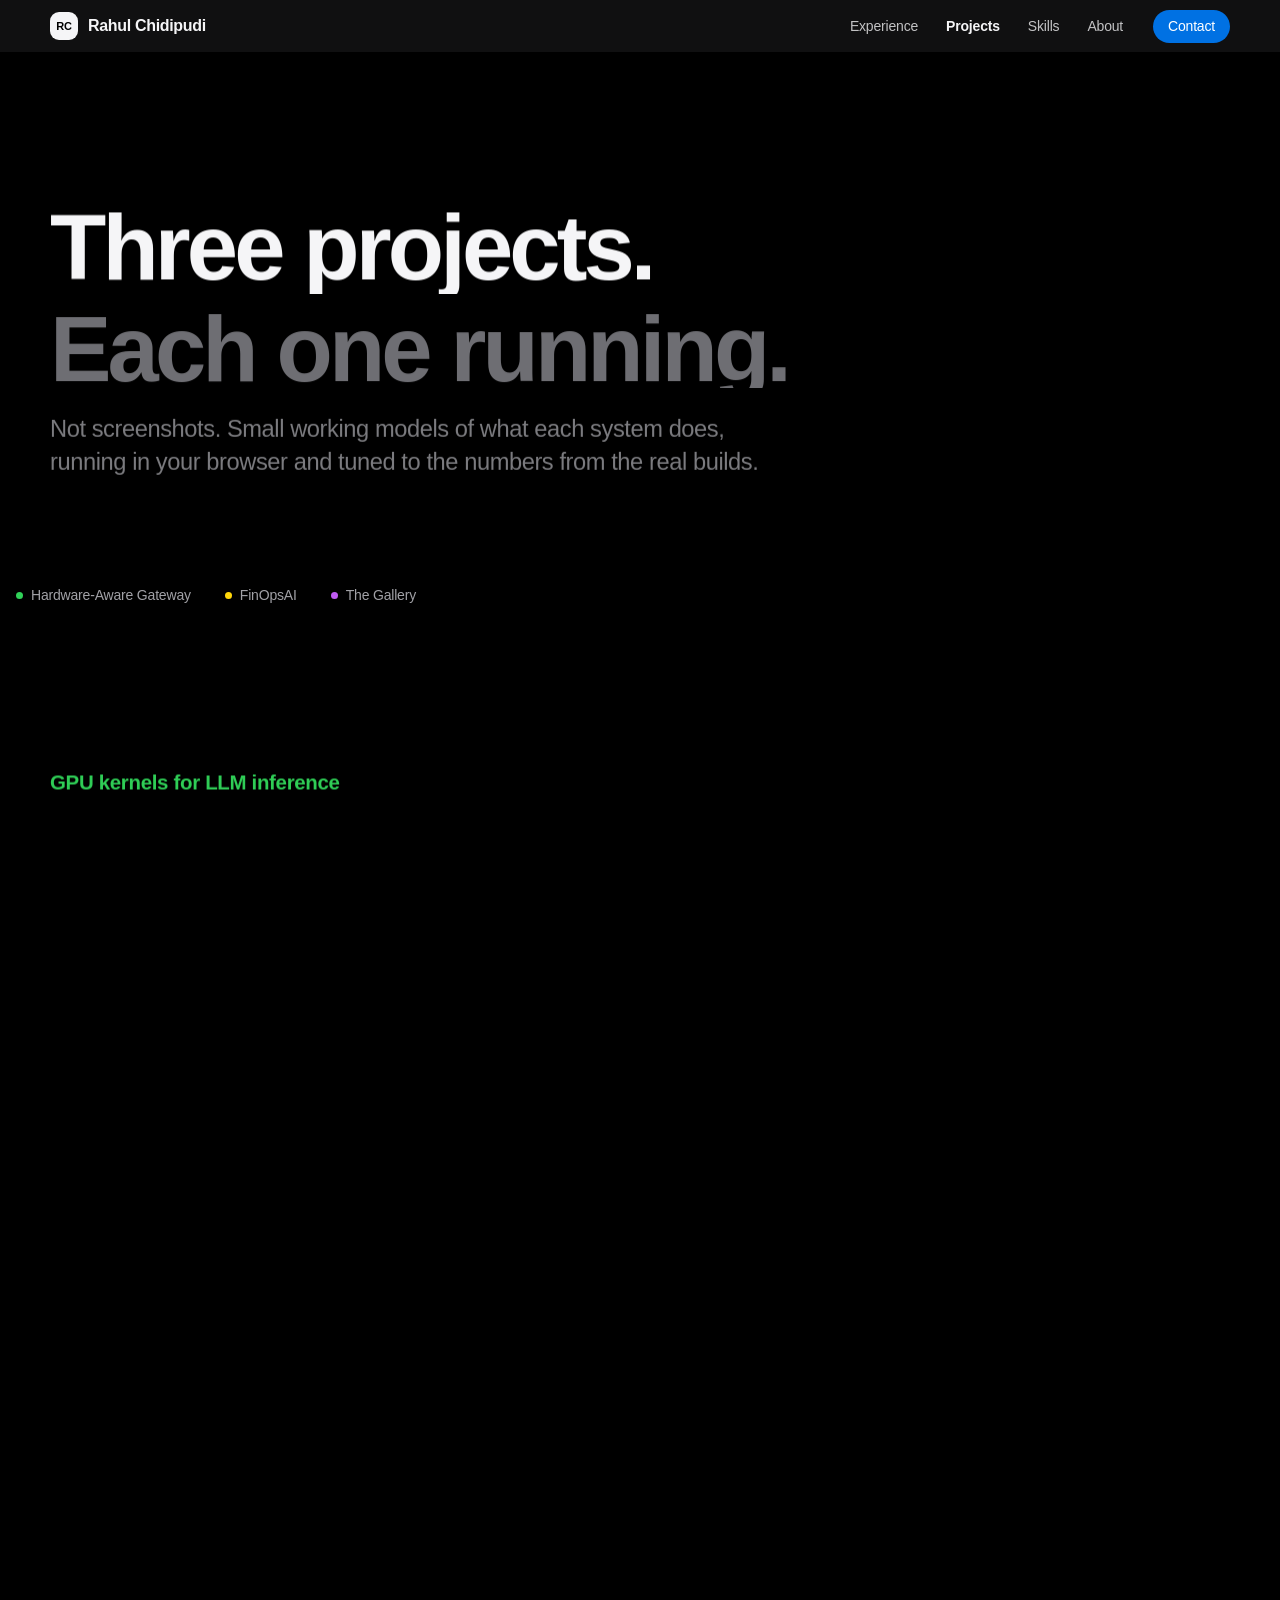
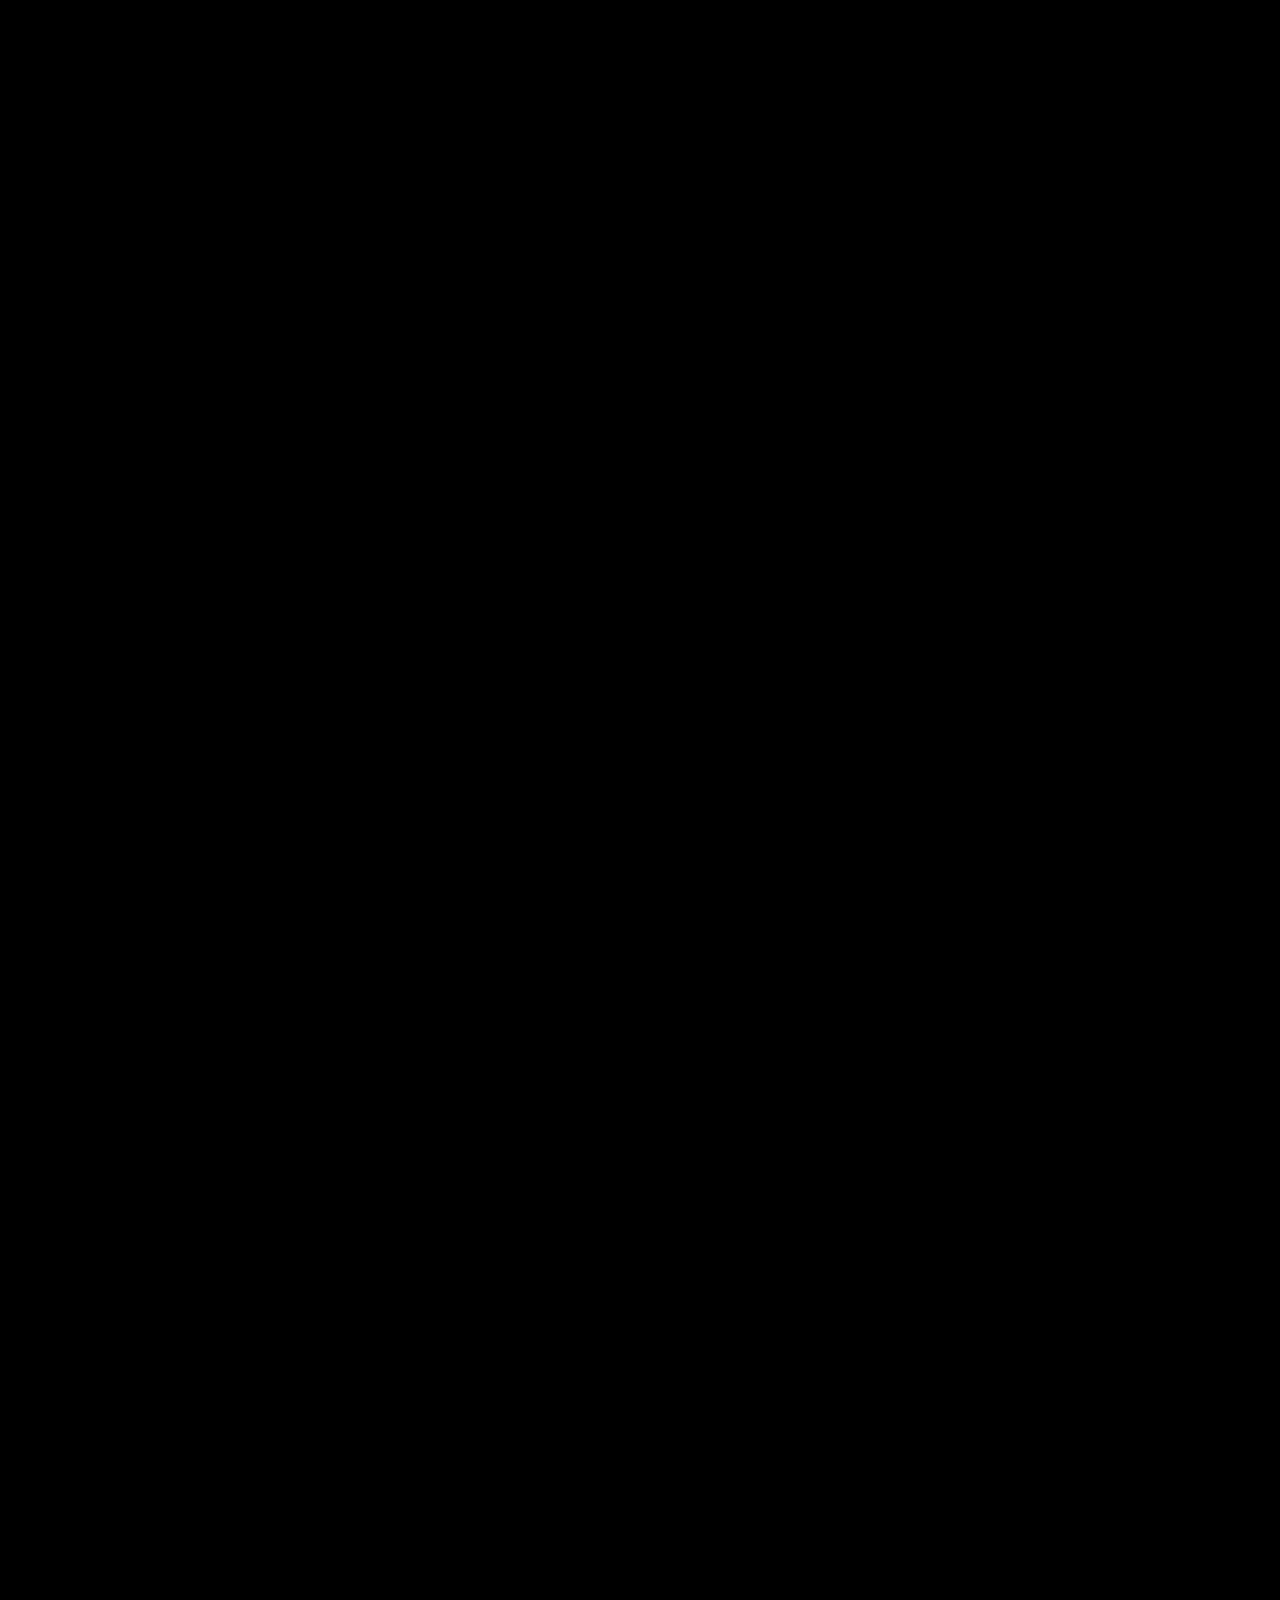
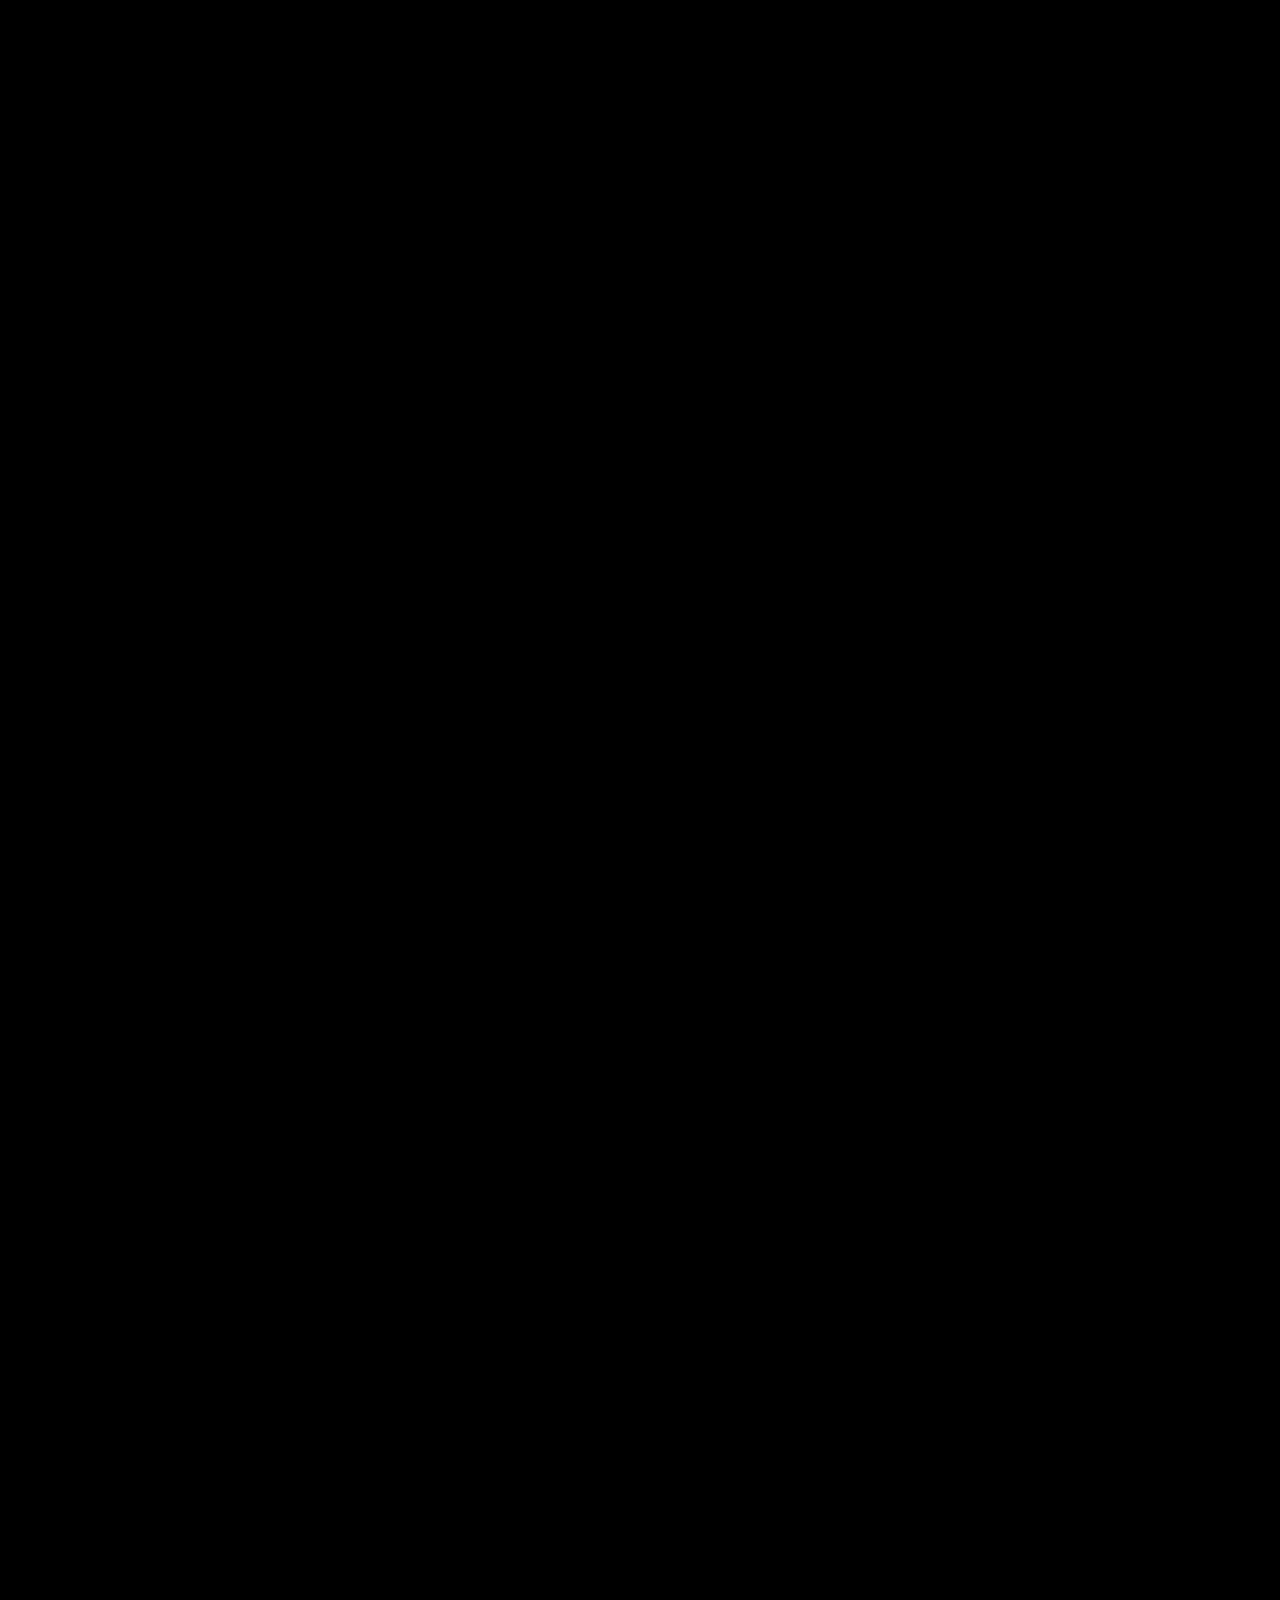
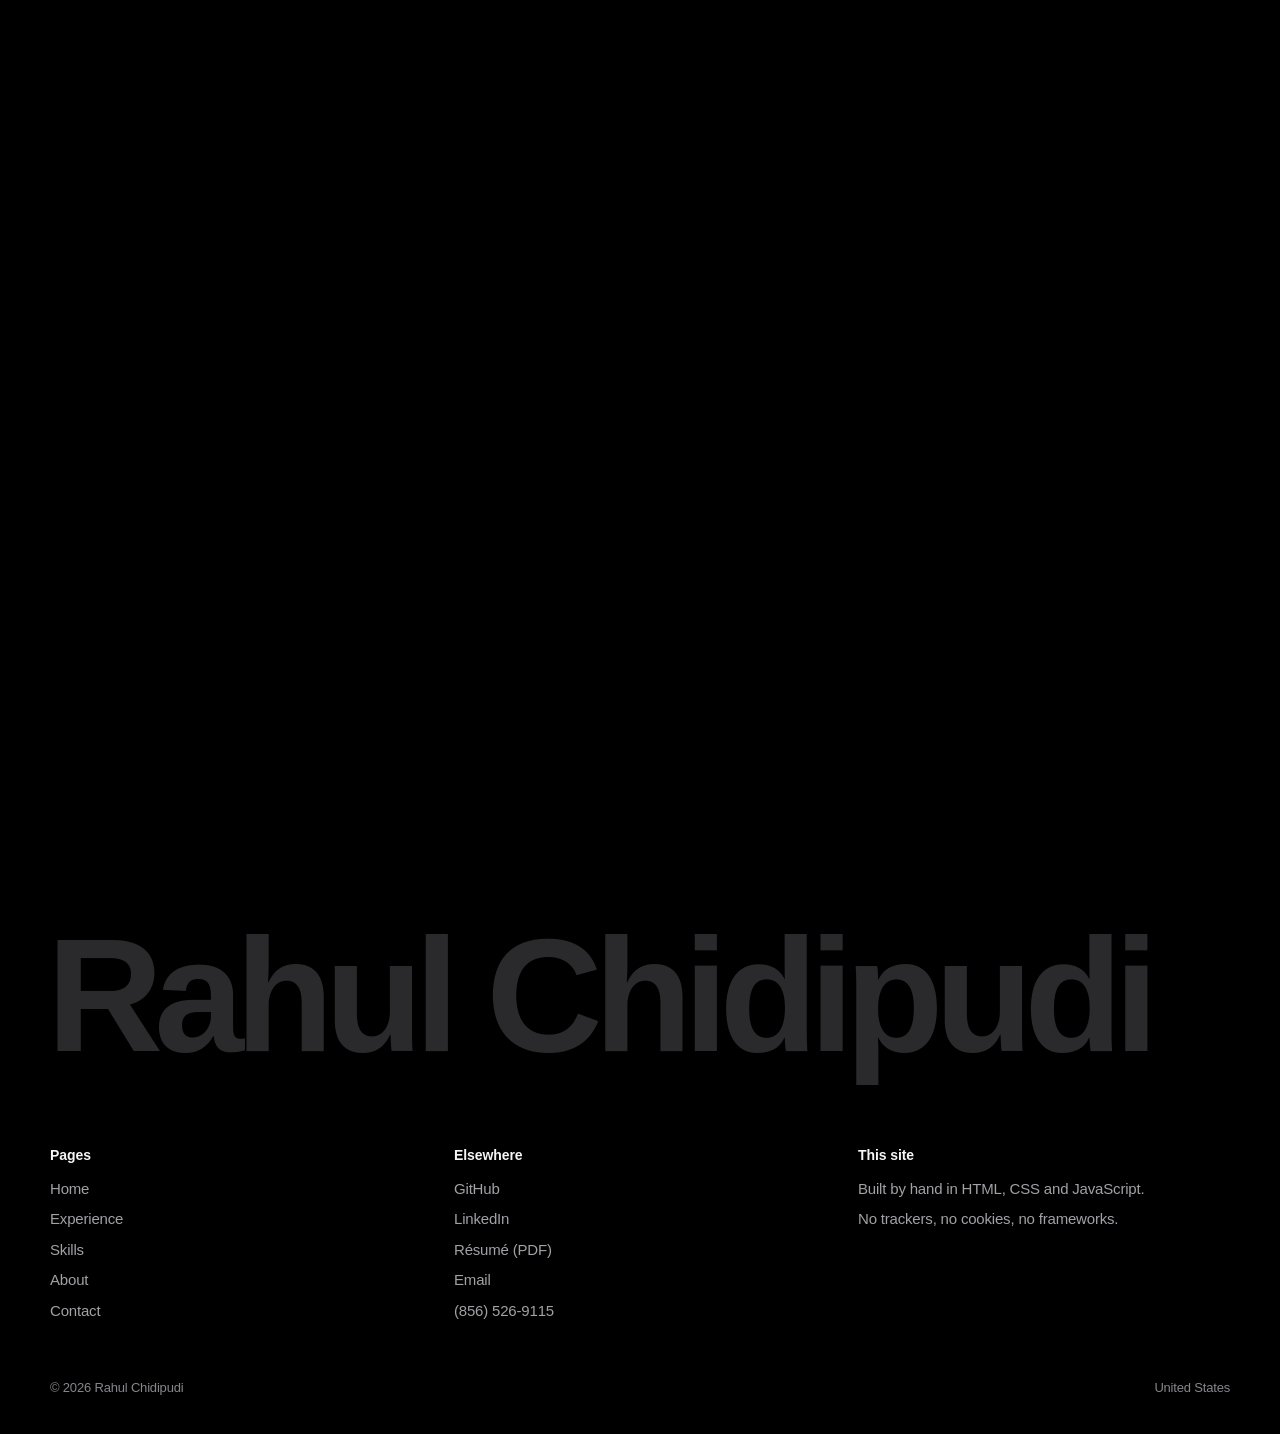
<file: projects/index.html>
<!doctype html>
<html lang="en">
<head>
  <meta charset="utf-8">
  <title>Moved · Rahul Chidipudi</title>
  <meta name="robots" content="noindex">
  <meta http-equiv="refresh" content="0; url=../projects.html">
  <link rel="canonical" href="https://rahu378.github.io/projects.html">
</head>
<body>
  <p>This page has moved to <a href="../projects.html">rahu378.github.io/projects.html</a>.</p>
</body>
</html>
</file>
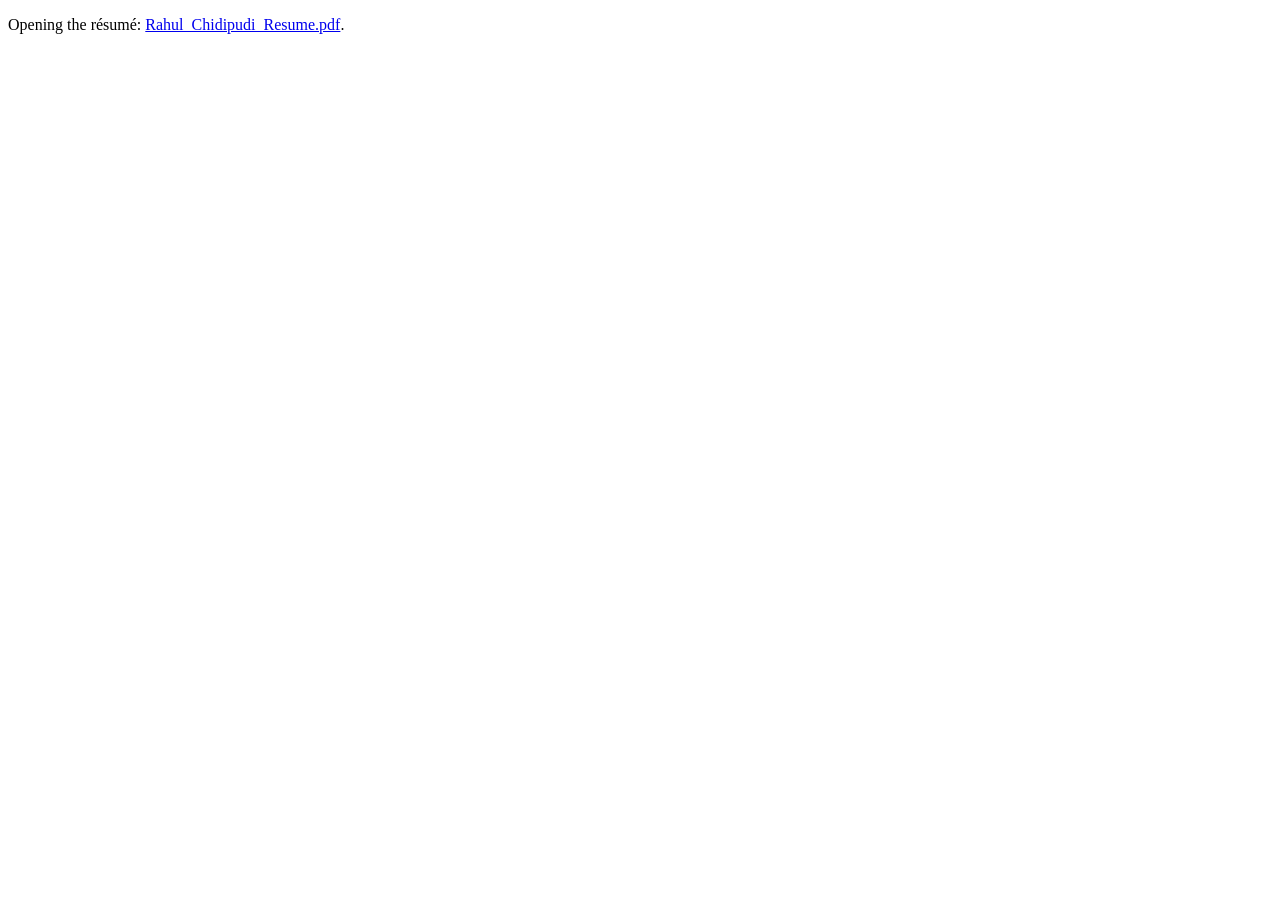
<file: resume/index.html>
<!doctype html>
<html lang="en">
<head>
  <meta charset="utf-8">
  <title>Résumé · Rahul Chidipudi</title>
  <meta name="robots" content="noindex">
  <meta http-equiv="refresh" content="0; url=../Rahul_Chidipudi_Resume.pdf">
  <link rel="canonical" href="https://rahu378.github.io/Rahul_Chidipudi_Resume.pdf">
</head>
<body>
  <p>Opening the résumé: <a href="../Rahul_Chidipudi_Resume.pdf">Rahul_Chidipudi_Resume.pdf</a>.</p>
</body>
</html>
</file>
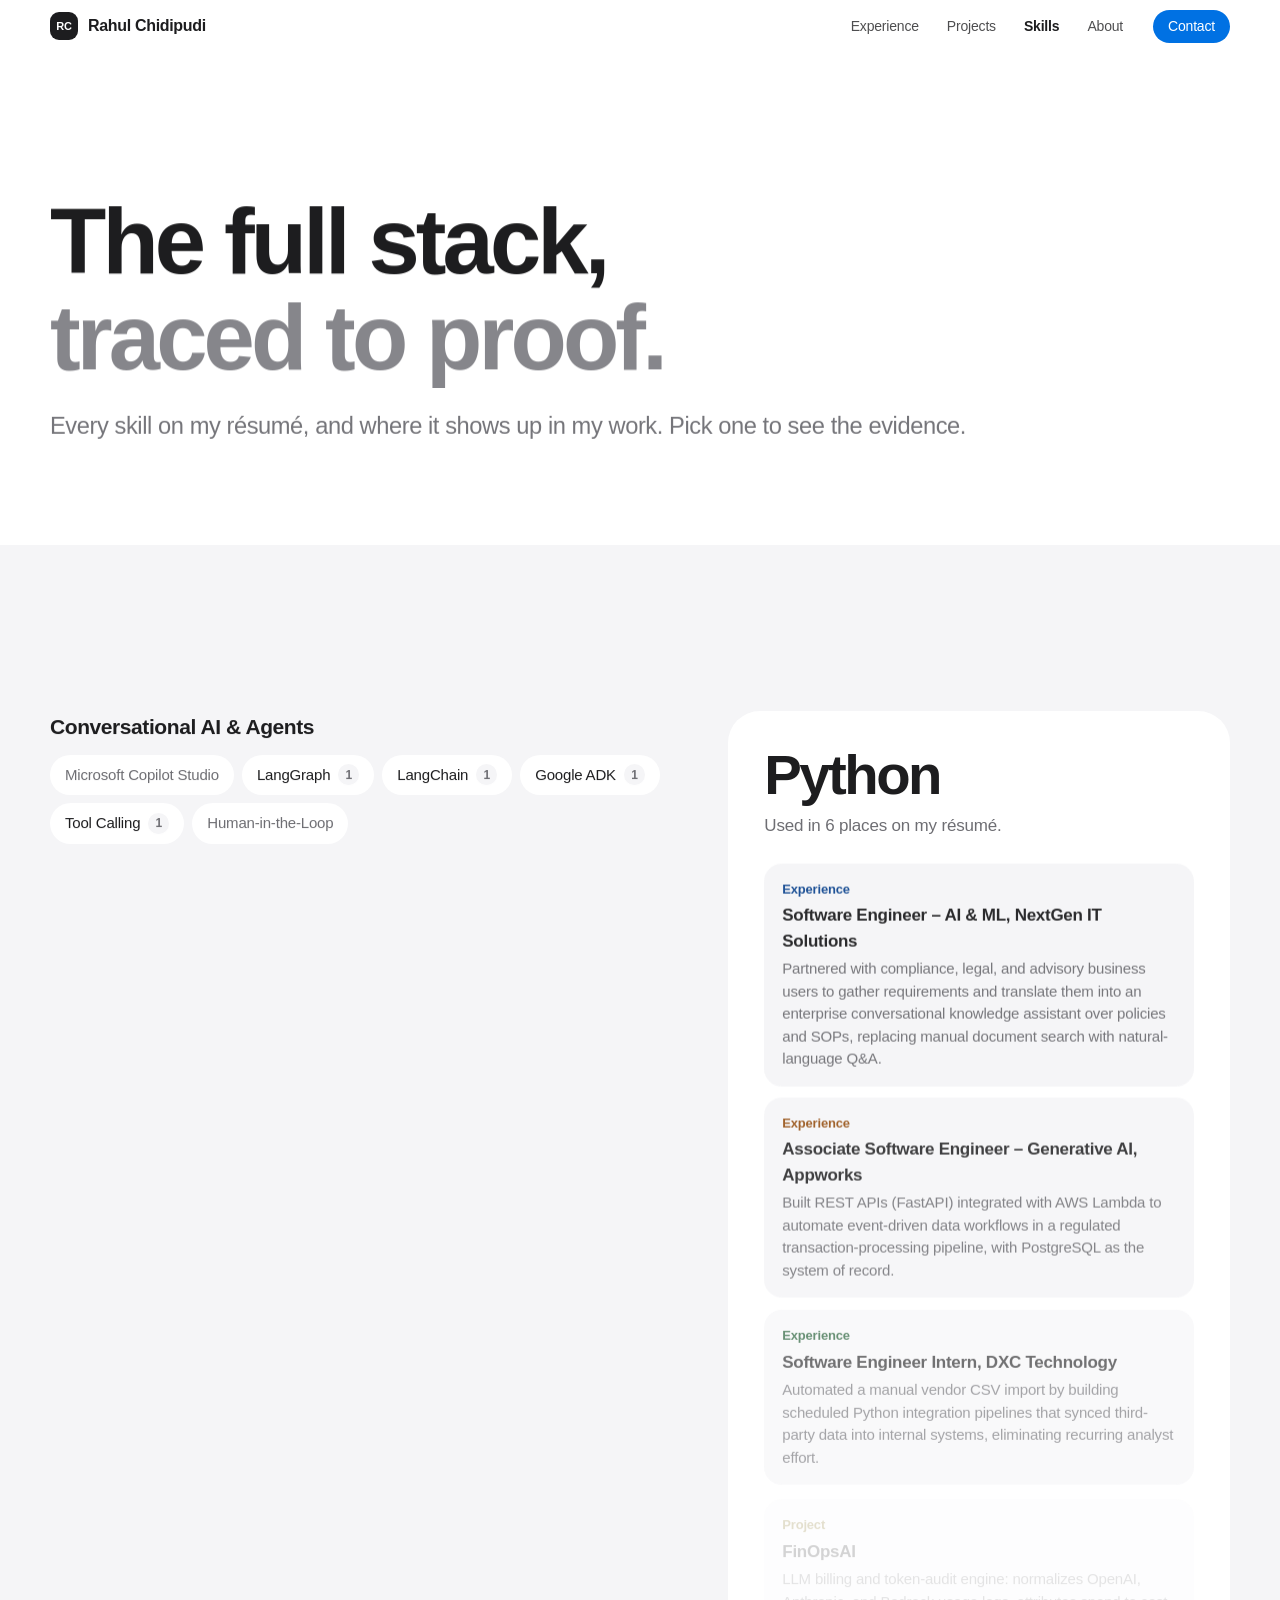
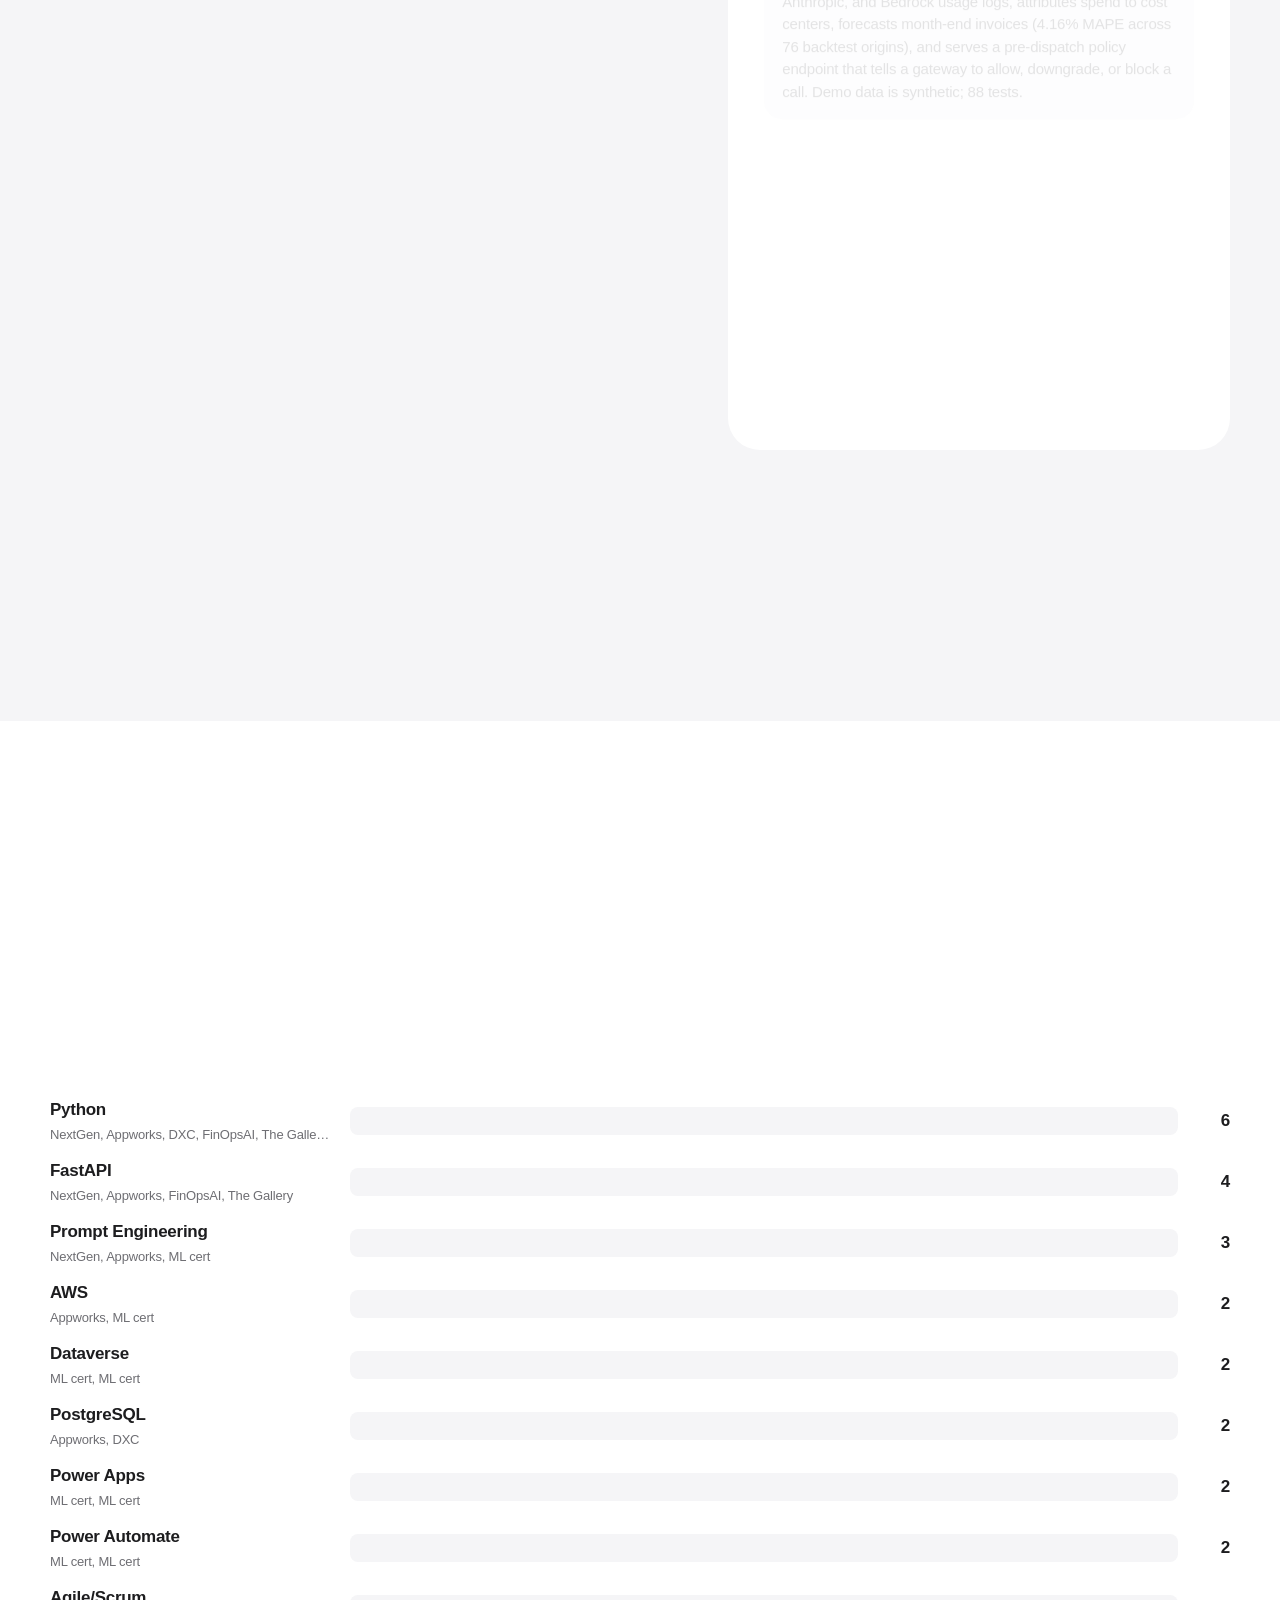
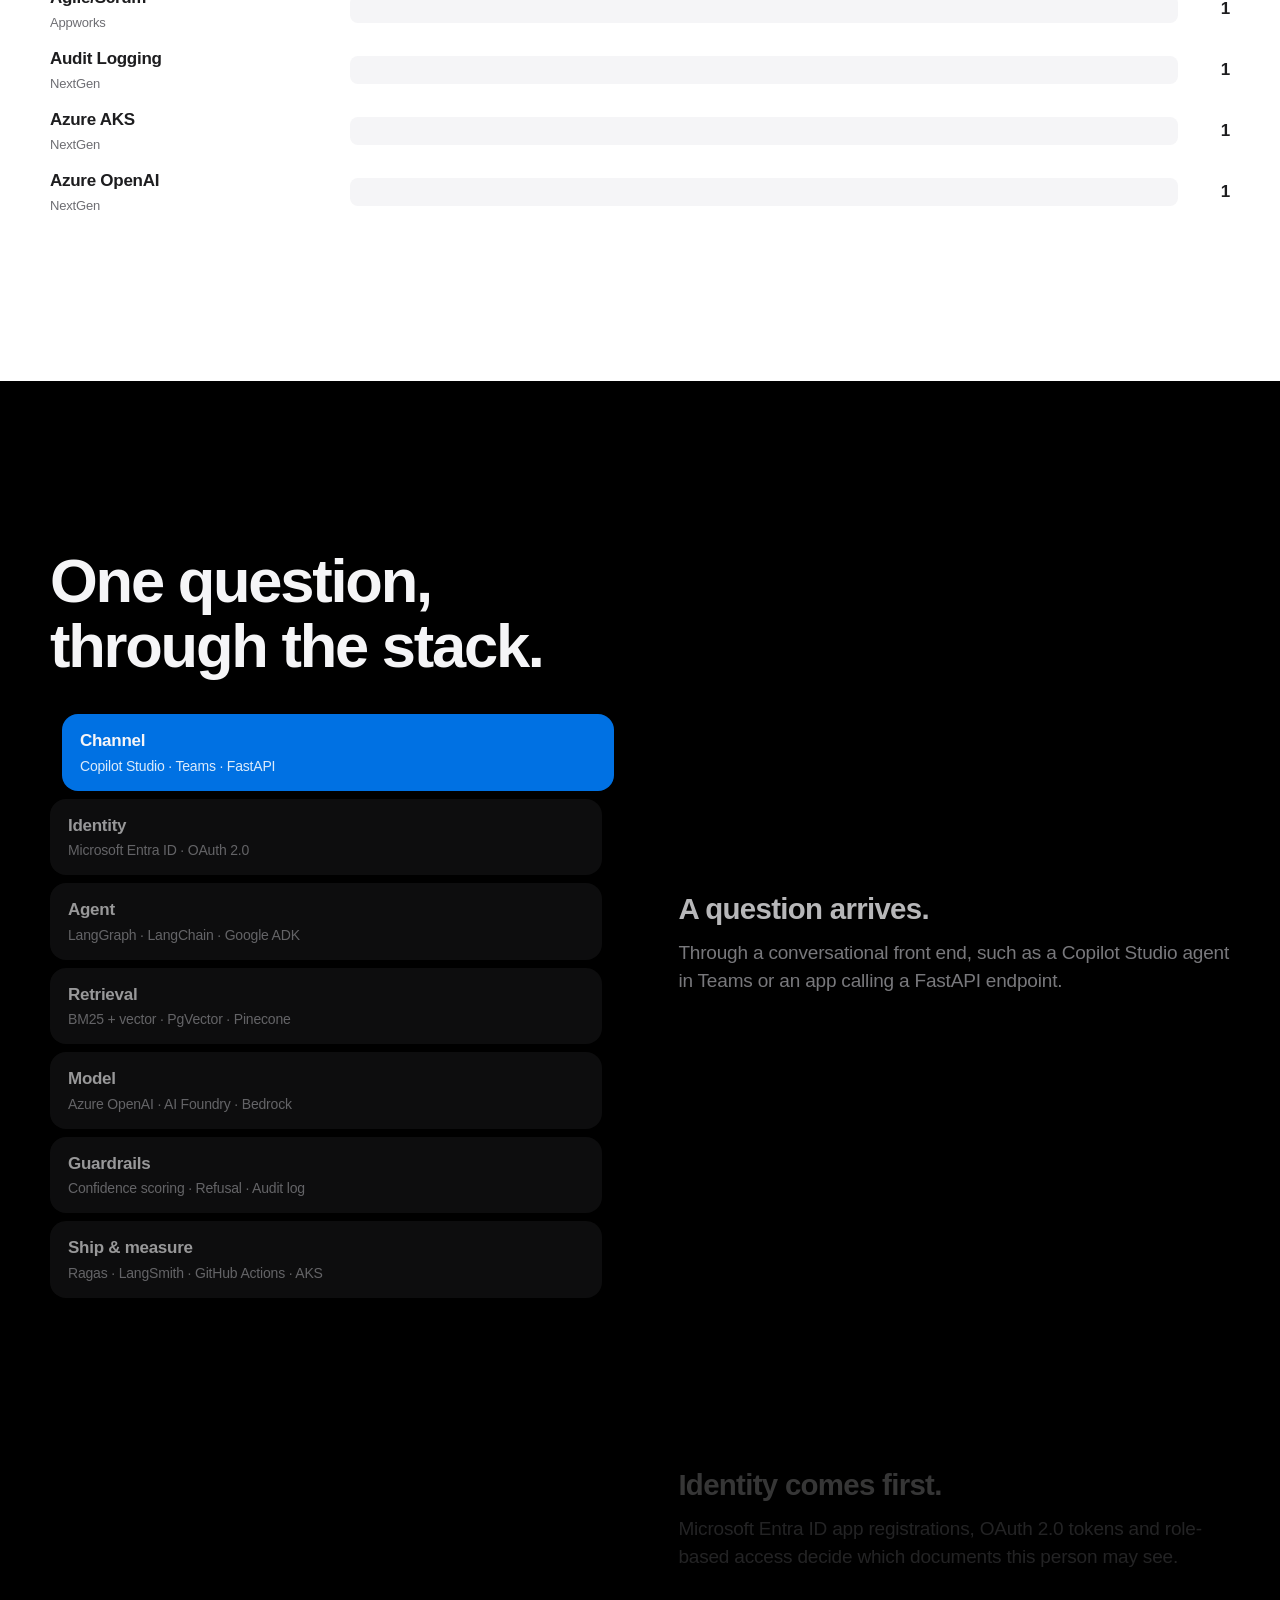
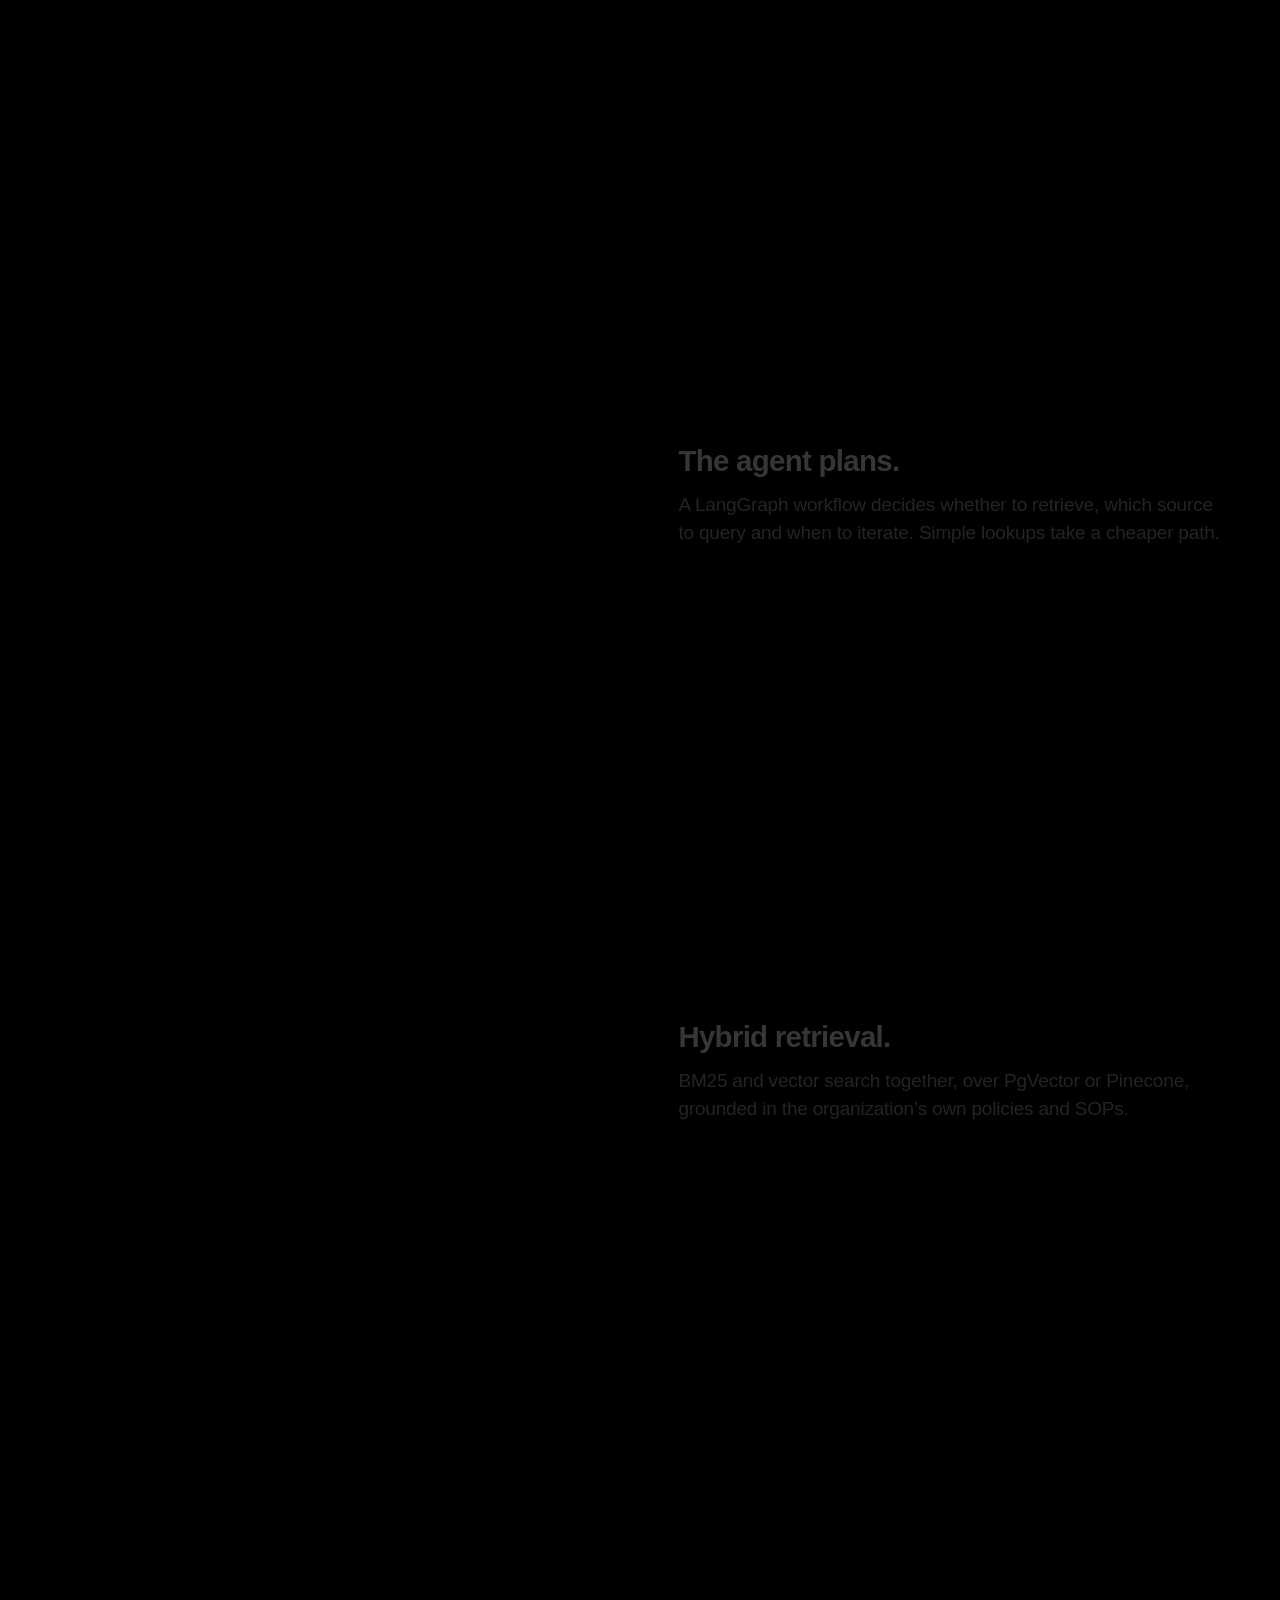
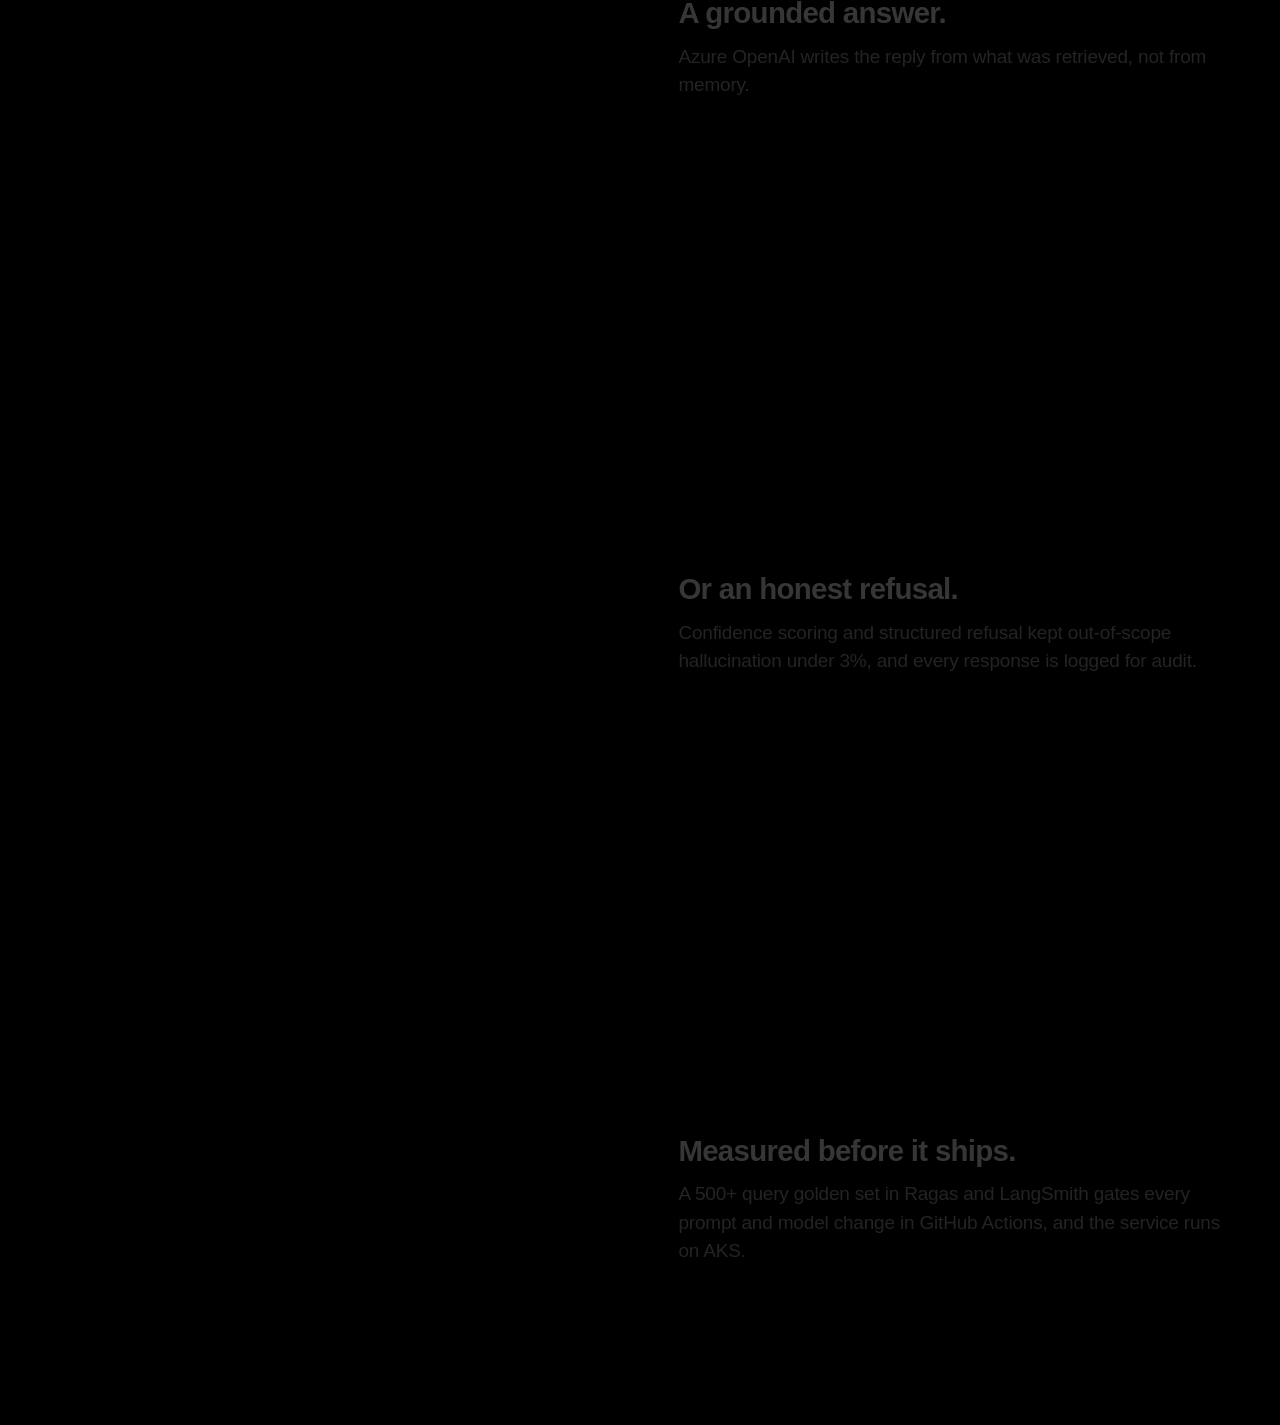
<file: skills/index.html>
<!doctype html>
<html lang="en">
<head>
  <meta charset="utf-8">
  <title>Moved · Rahul Chidipudi</title>
  <meta name="robots" content="noindex">
  <meta http-equiv="refresh" content="0; url=../skills.html">
  <link rel="canonical" href="https://rahu378.github.io/skills.html">
</head>
<body>
  <p>This page has moved to <a href="../skills.html">rahu378.github.io/skills.html</a>.</p>
</body>
</html>
</file>
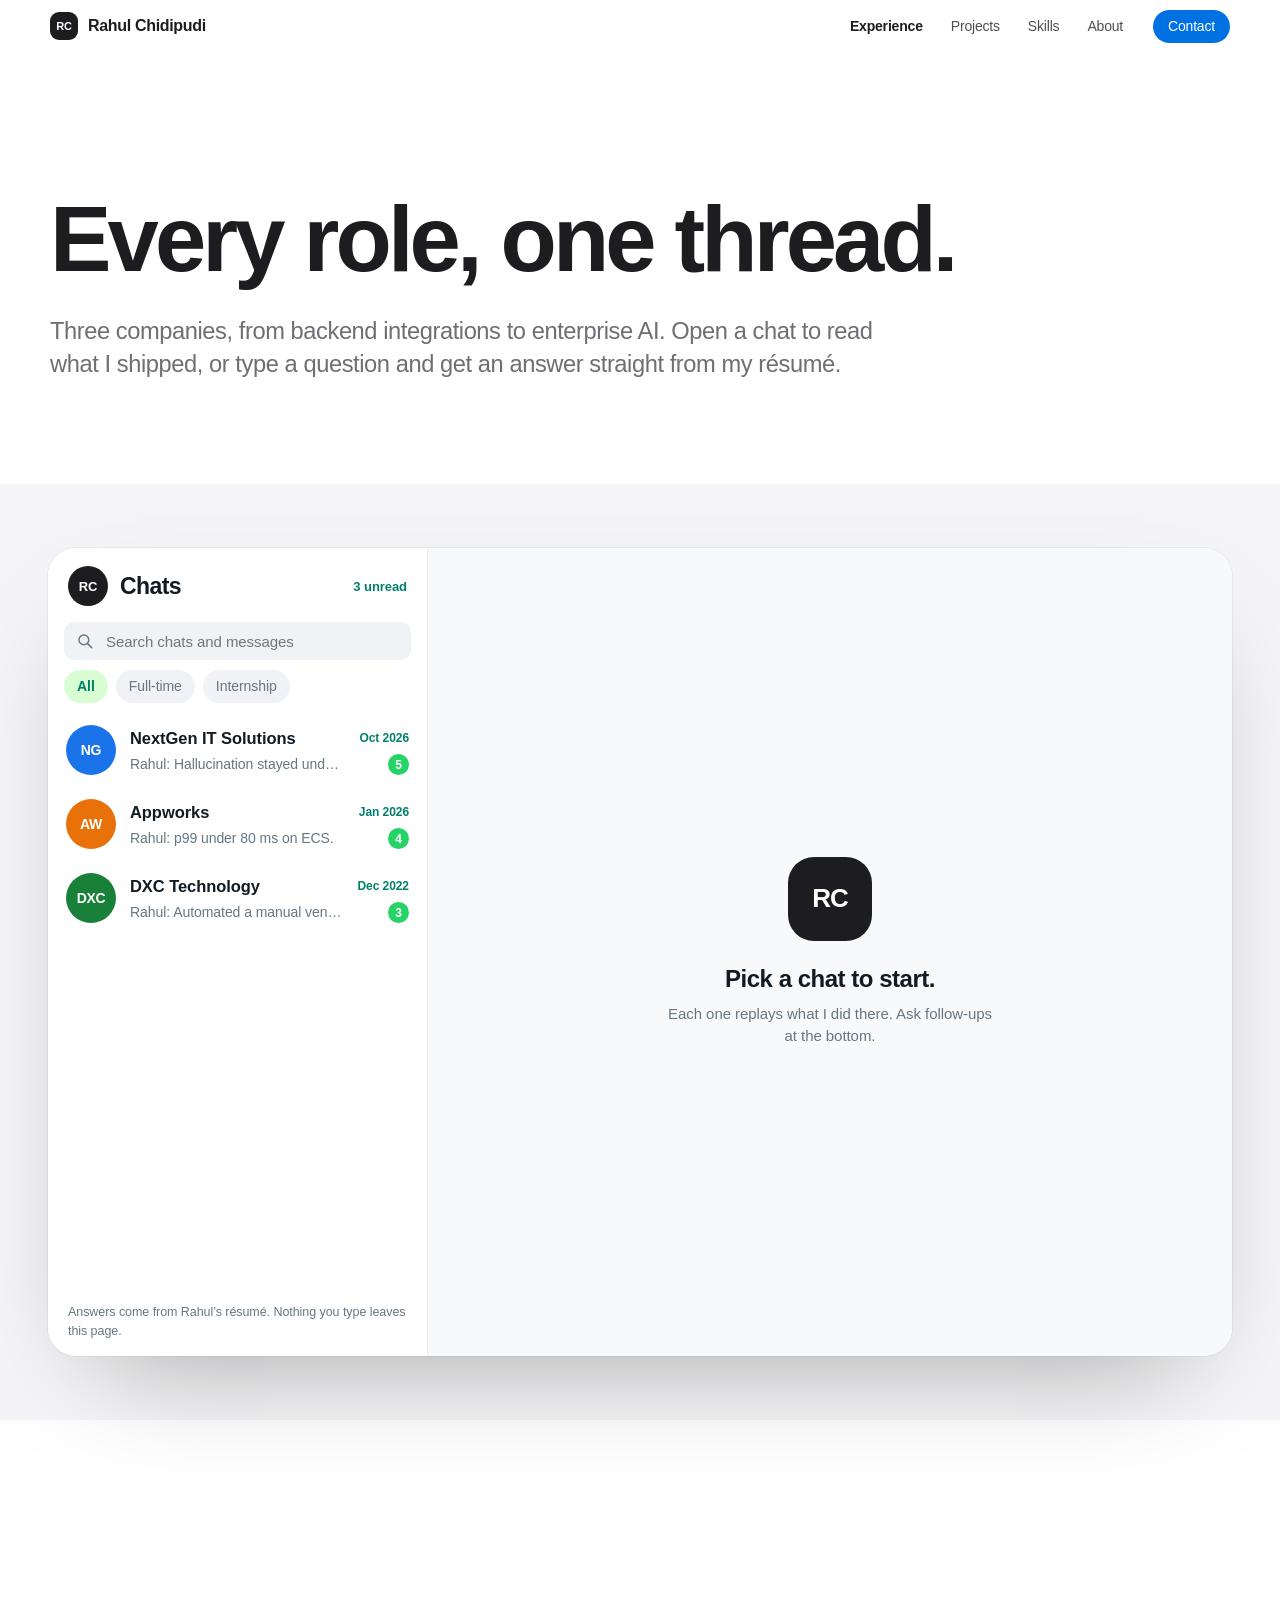
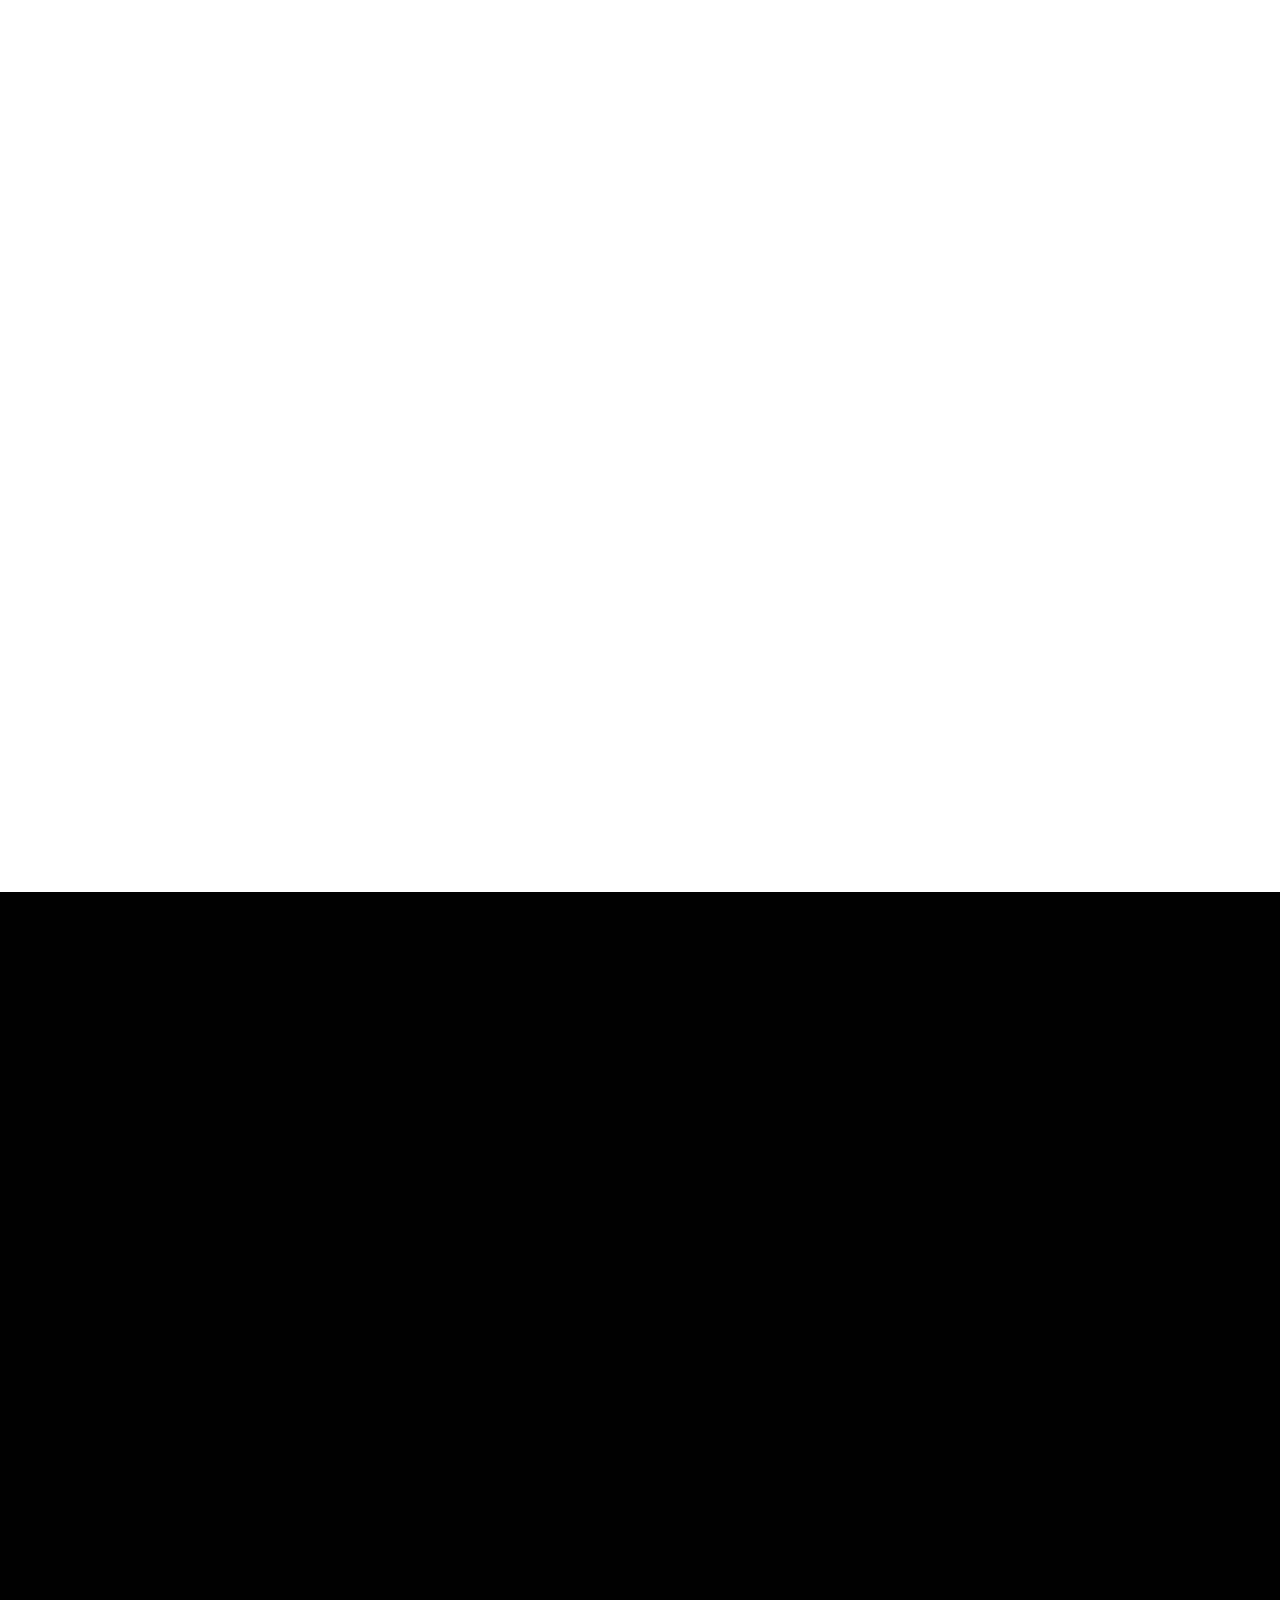
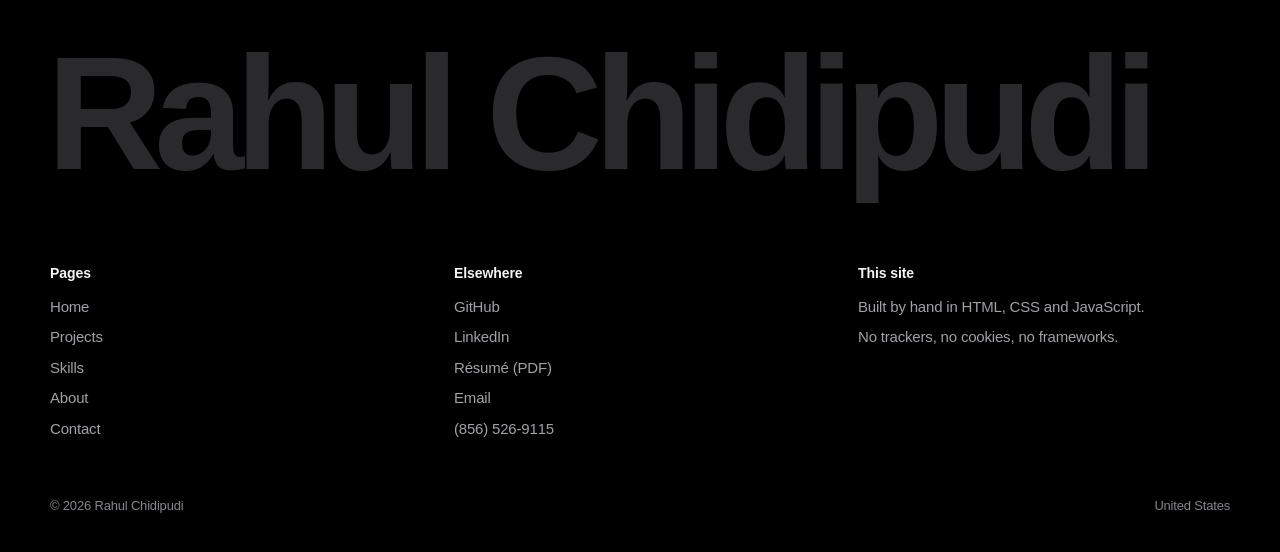
<file: work/index.html>
<!doctype html>
<html lang="en">
<head>
  <meta charset="utf-8">
  <title>Moved · Rahul Chidipudi</title>
  <meta name="robots" content="noindex">
  <meta http-equiv="refresh" content="0; url=../experience.html">
  <link rel="canonical" href="https://rahu378.github.io/experience.html">
</head>
<body>
  <p>This page has moved to <a href="../experience.html">rahu378.github.io/experience.html</a>.</p>
</body>
</html>
</file>
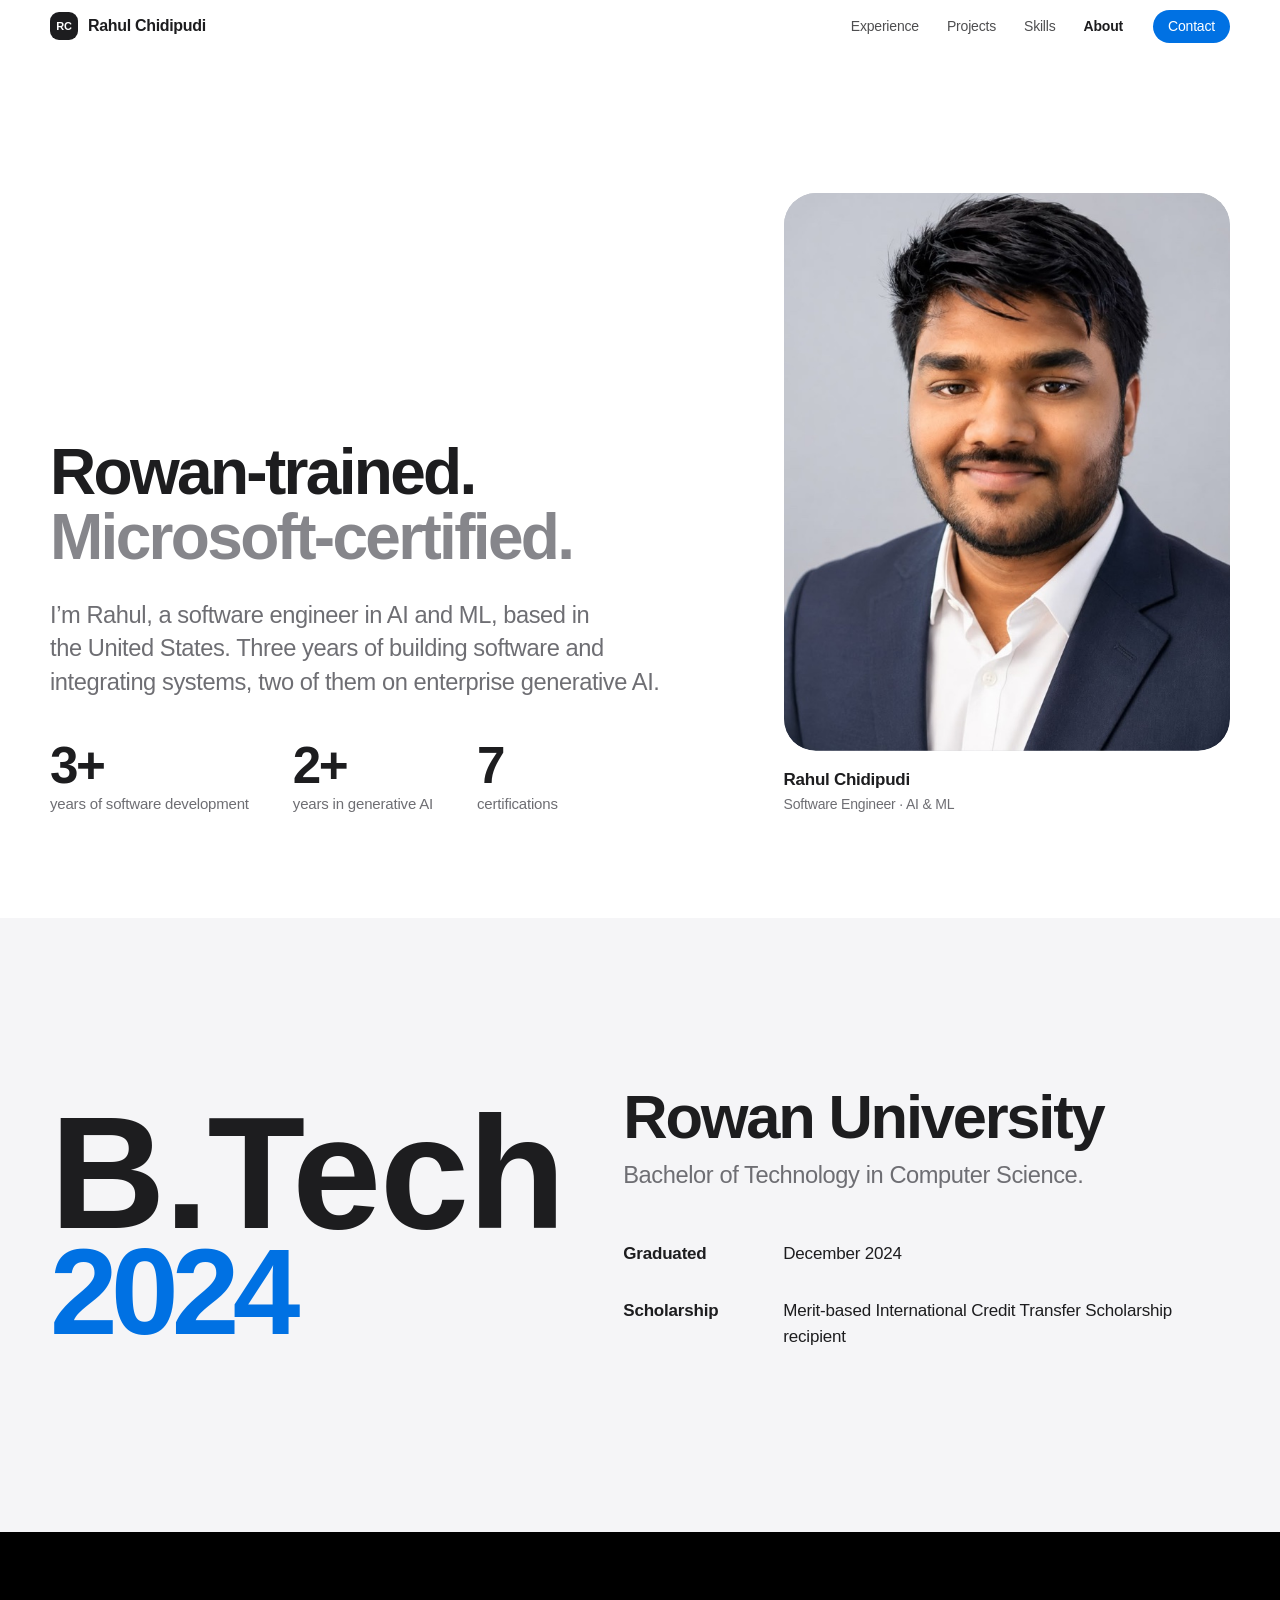
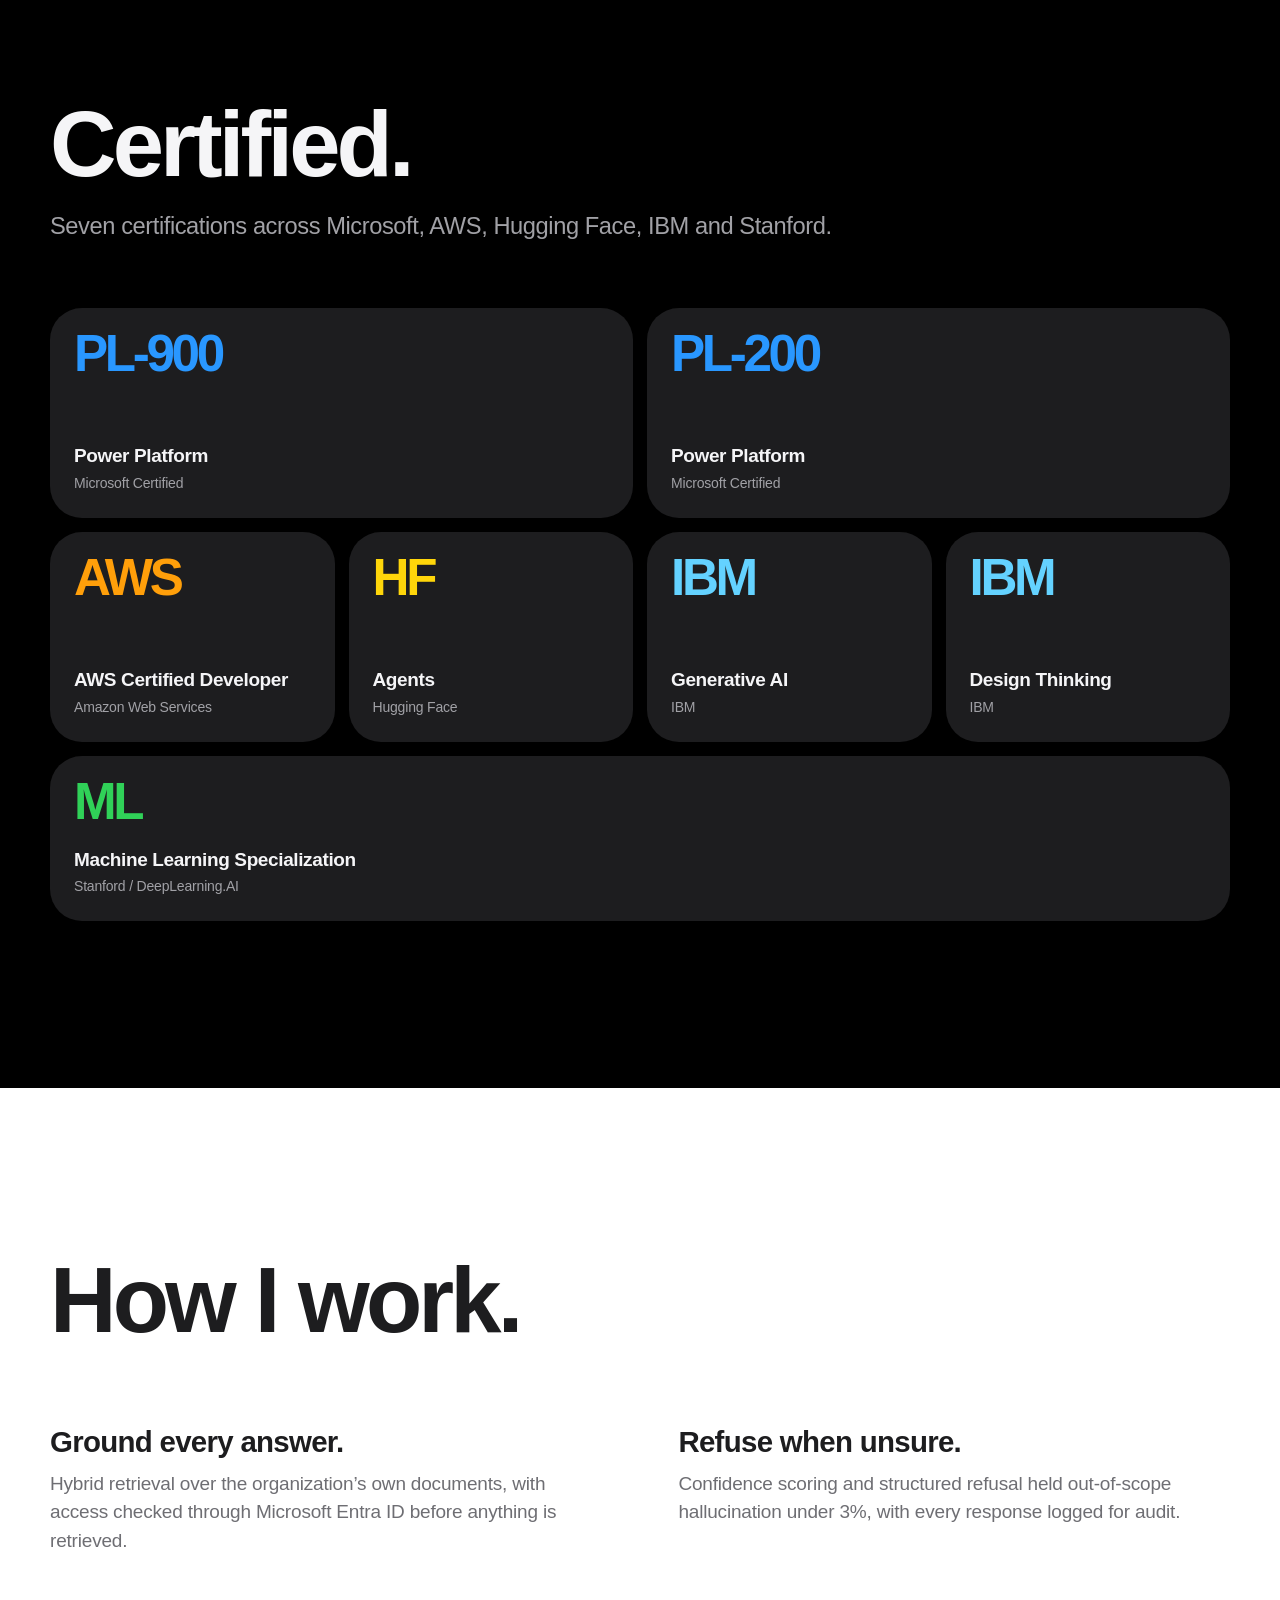
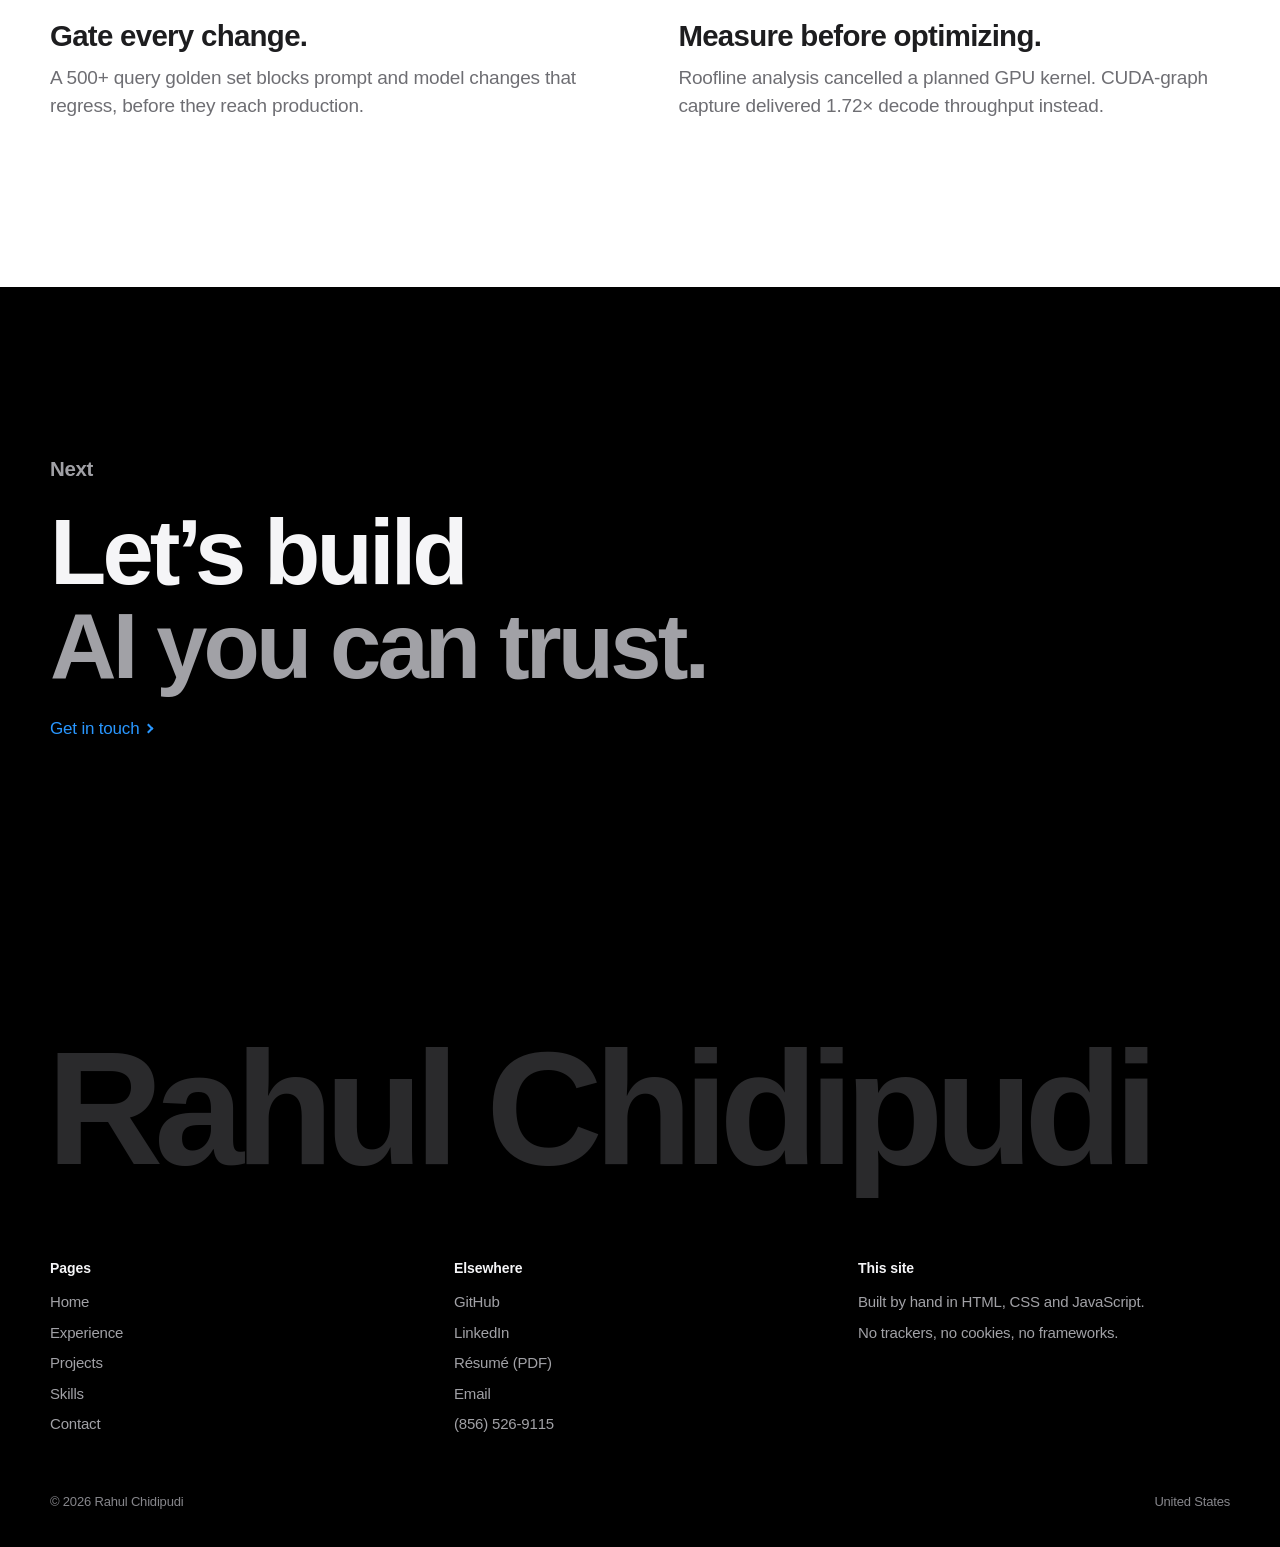
<file: about.html>
<!doctype html>
<html lang="en">
<head>
  <meta charset="utf-8">
  <meta name="viewport" content="width=device-width, initial-scale=1, viewport-fit=cover">
  <title>About · Rahul Chidipudi</title>
  <meta name="description" content="Rahul Chidipudi: software engineer in AI and ML, B.Tech in Computer Science from Rowan University, Microsoft Certified in Power Platform (PL-900, PL-200) and AWS Certified Developer.">
  <meta name="theme-color" content="#ffffff">
  <link rel="canonical" href="https://rahu378.github.io/about.html">
  <meta property="og:type" content="website">
  <meta property="og:url" content="https://rahu378.github.io/about.html">
  <meta property="og:title" content="About · Rahul Chidipudi">
  <meta property="og:description" content="Software engineer in AI and ML. B.Tech in Computer Science from Rowan University, and seven certifications across Microsoft, AWS, Hugging Face, IBM and Stanford.">
  <meta property="og:image" content="https://rahu378.github.io/assets/img/rahul.jpg">
  <meta name="twitter:card" content="summary">
  <link rel="icon" href="assets/favicon.svg" type="image/svg+xml">
  <link rel="stylesheet" href="assets/css/site.css">
  <link rel="stylesheet" href="assets/css/about.css">
  <script>document.documentElement.classList.add('js')</script>
  <script defer src="assets/js/data.js"></script>
  <script defer src="assets/js/site.js"></script>
  <script defer src="assets/js/about.js"></script>
</head>
<body data-tone="light">
  <a class="skip" href="#main">Skip to content</a>

  <header class="nav" data-tone="light">
    <div class="nav-in">
      <a class="brand" href="index.html"><span class="brand-mark" aria-hidden="true"><span>RC</span></span><span>Rahul Chidipudi</span></a>
      <nav aria-label="Main">
        <ul class="nav-links">
          <li><a href="experience.html">Experience</a></li>
          <li><a href="projects.html">Projects</a></li>
          <li><a href="skills.html">Skills</a></li>
          <li><a href="about.html" aria-current="page">About</a></li>
        </ul>
      </nav>
      <a class="nav-cta" href="contact.html">Contact</a>
      <button class="nav-toggle" type="button" aria-expanded="false" aria-controls="menu" aria-label="Menu"><span></span><span></span></button>
    </div>
    <div class="nav-menu" id="menu" hidden>
      <ul>
        <li><a href="index.html">Home</a></li>
        <li><a href="experience.html">Experience</a></li>
        <li><a href="projects.html">Projects</a></li>
        <li><a href="skills.html">Skills</a></li>
        <li><a href="about.html">About</a></li>
        <li><a href="contact.html">Contact</a></li>
      </ul>
    </div>
  </header>

  <main id="main">
    <section class="page-hero about-hero" data-tone="light">
      <div class="wrap about-grid">
        <div class="about-copy">
          <h1 class="t-display"><span class="rise"><span>Rowan-trained.</span></span><span class="rise"><span class="dim" style="--i:1">Microsoft-certified.</span></span></h1>
          <p class="t-lead muted fade-load">I’m Rahul, a software engineer in AI and ML, based in the United States. Three years of building software and integrating systems, two of them on enterprise generative AI.</p>
          <ul class="about-quick fade-load" style="--i:1" role="list">
            <li><b class="num">3+</b><span>years of software development</span></li>
            <li><b class="num">2+</b><span>years in generative AI</span></li>
            <li><b class="num">7</b><span>certifications</span></li>
          </ul>
        </div>
        <figure class="portrait">
          <div class="portrait-frame" id="portrait">
            <img src="assets/img/rahul.jpg" alt="Rahul Chidipudi, smiling, in a navy suit and white shirt" width="880" height="880" decoding="async" onerror="this.closest('figure').classList.add('no-photo')">
            <span class="ph-mono" aria-hidden="true">RC</span>
          </div>
          <figcaption><b>Rahul Chidipudi</b><span>Software Engineer · AI &amp; ML</span></figcaption>
        </figure>
      </div>
    </section>

    <!-- Education, as a spec sheet -->
    <section class="sec mist edu" data-tone="light">
      <div class="wrap edu-grid">
        <div class="edu-mark reveal" aria-hidden="true">
          <span class="edu-bs">B.Tech</span>
          <span class="edu-yr">2024</span>
        </div>
        <div>
          <h2 class="t-title reveal">Rowan University</h2>
          <p class="t-lead muted reveal edu-lead">Bachelor of Technology in Computer Science.</p>
          <dl class="spec" data-stagger>
            <div class="reveal"><dt>Graduated</dt><dd>December 2024</dd></div>
            <div class="reveal"><dt>Scholarship</dt><dd>Merit-based International Credit Transfer Scholarship recipient</dd></div>
          </dl>
        </div>
      </div>
    </section>

    <!-- Certifications -->
    <section class="sec dark certs" data-tone="dark">
      <div class="wrap">
        <h2 class="t-display reveal">Certified.</h2>
        <p class="t-lead muted reveal certs-lead">Seven certifications across Microsoft, AWS, Hugging Face, IBM and Stanford.</p>
        <ul class="cert-grid" role="list" data-stagger>
          <li class="cert cert-ms reveal"><span class="cert-mark" aria-hidden="true">PL-900</span><div><h3>Power Platform</h3><p>Microsoft Certified</p></div></li>
          <li class="cert cert-ms reveal"><span class="cert-mark" aria-hidden="true">PL-200</span><div><h3>Power Platform</h3><p>Microsoft Certified</p></div></li>
          <li class="cert cert-aws reveal"><span class="cert-mark" aria-hidden="true">AWS</span><div><h3>AWS Certified Developer</h3><p>Amazon Web Services</p></div></li>
          <li class="cert cert-hf reveal"><span class="cert-mark" aria-hidden="true">HF</span><div><h3>Agents</h3><p>Hugging Face</p></div></li>
          <li class="cert cert-ibm reveal"><span class="cert-mark" aria-hidden="true">IBM</span><div><h3>Generative AI</h3><p>IBM</p></div></li>
          <li class="cert cert-ibm reveal"><span class="cert-mark" aria-hidden="true">IBM</span><div><h3>Design Thinking</h3><p>IBM</p></div></li>
          <li class="cert cert-ml reveal"><span class="cert-mark" aria-hidden="true">ML</span><div><h3>Machine Learning Specialization</h3><p>Stanford / DeepLearning.AI</p></div></li>
        </ul>
      </div>
    </section>

    <!-- How I work -->
    <section class="sec how" data-tone="light">
      <div class="wrap">
        <h2 class="t-display reveal">How I work.</h2>
        <div class="how-grid" data-stagger>
          <div class="reveal">
            <h3 class="t-sub">Ground every answer.</h3>
            <p>Hybrid retrieval over the organization’s own documents, with access checked through Microsoft Entra ID before anything is retrieved.</p>
          </div>
          <div class="reveal">
            <h3 class="t-sub">Refuse when unsure.</h3>
            <p>Confidence scoring and structured refusal held out-of-scope hallucination under 3%, with every response logged for audit.</p>
          </div>
          <div class="reveal">
            <h3 class="t-sub">Gate every change.</h3>
            <p>A 500+ query golden set blocks prompt and model changes that regress, before they reach production.</p>
          </div>
          <div class="reveal">
            <h3 class="t-sub">Measure before optimizing.</h3>
            <p>Roofline analysis cancelled a planned GPU kernel. CUDA-graph capture delivered 1.72× decode throughput instead.</p>
          </div>
        </div>
      </div>
    </section>

    <section class="sec dark next-band" data-tone="dark">
      <div class="wrap next" data-stagger>
        <p class="t-kicker muted reveal">Next</p>
        <a class="next-link reveal" href="contact.html"><span class="t-display">Let’s build<br><span>AI you can trust.</span></span></a>
        <a class="more reveal" href="contact.html">Get in touch</a>
      </div>
    </section>
  </main>

  <footer class="foot" data-tone="dark">
    <div class="wrap">
      <p class="foot-word" aria-hidden="true">Rahul Chidipudi</p>
      <div class="foot-grid">
        <div>
          <h2>Pages</h2>
          <ul><li><a href="index.html">Home</a></li><li><a href="experience.html">Experience</a></li><li><a href="projects.html">Projects</a></li><li><a href="skills.html">Skills</a></li><li><a href="contact.html">Contact</a></li></ul>
        </div>
        <div>
          <h2>Elsewhere</h2>
          <ul><li><a href="https://github.com/Rahu378" rel="noopener">GitHub</a></li><li><a href="https://www.linkedin.com/in/rahulchidipudi/" rel="noopener">LinkedIn</a></li><li><a href="resume/">Résumé (PDF)</a></li><li><a href="mailto:rahul.r24.c@gmail.com">Email</a></li><li><a href="tel:+18565269115">(856) 526-9115</a></li></ul>
        </div>
        <div>
          <h2>This site</h2>
          <ul><li>Built by hand in HTML, CSS and JavaScript.</li><li>No trackers, no cookies, no frameworks.</li></ul>
        </div>
      </div>
      <p class="foot-note"><span>© <span data-year>2026</span> Rahul Chidipudi</span><span>United States</span></p>
    </div>
  </footer>
</body>
</html>
</file>
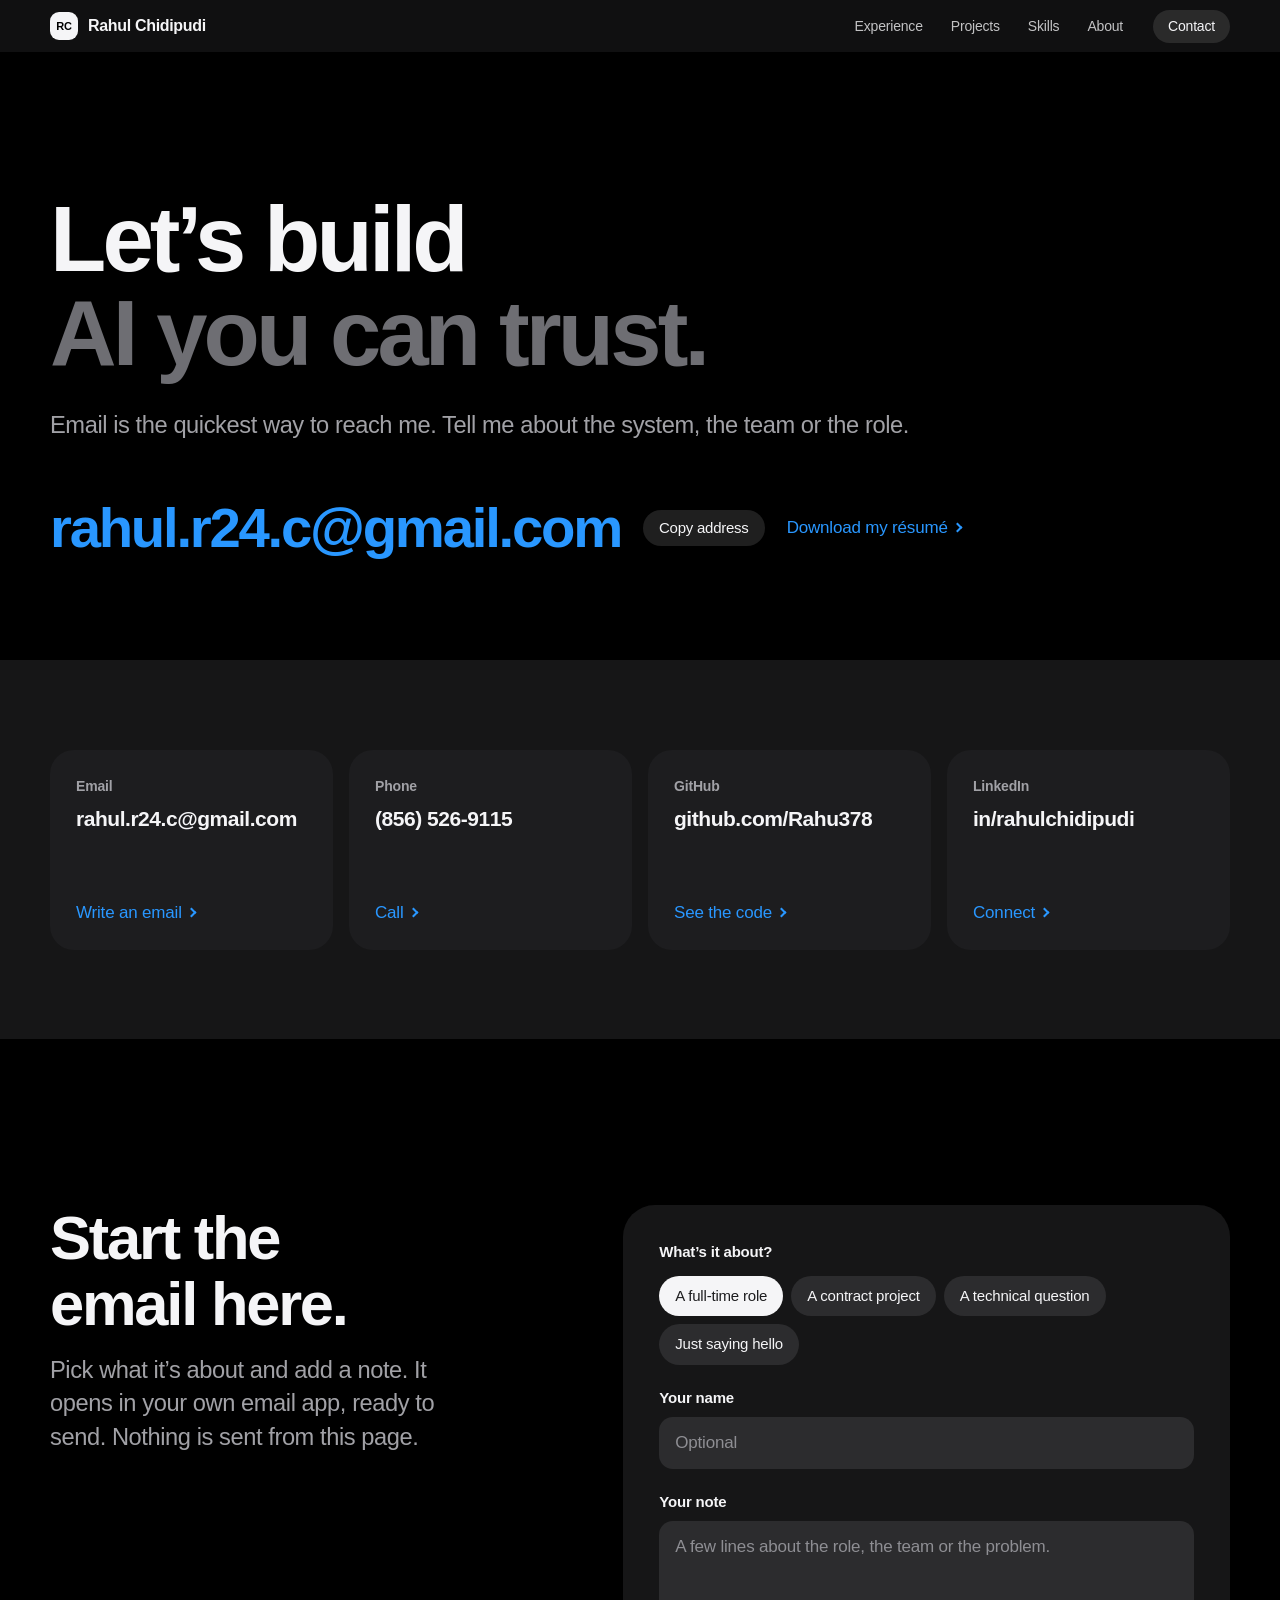
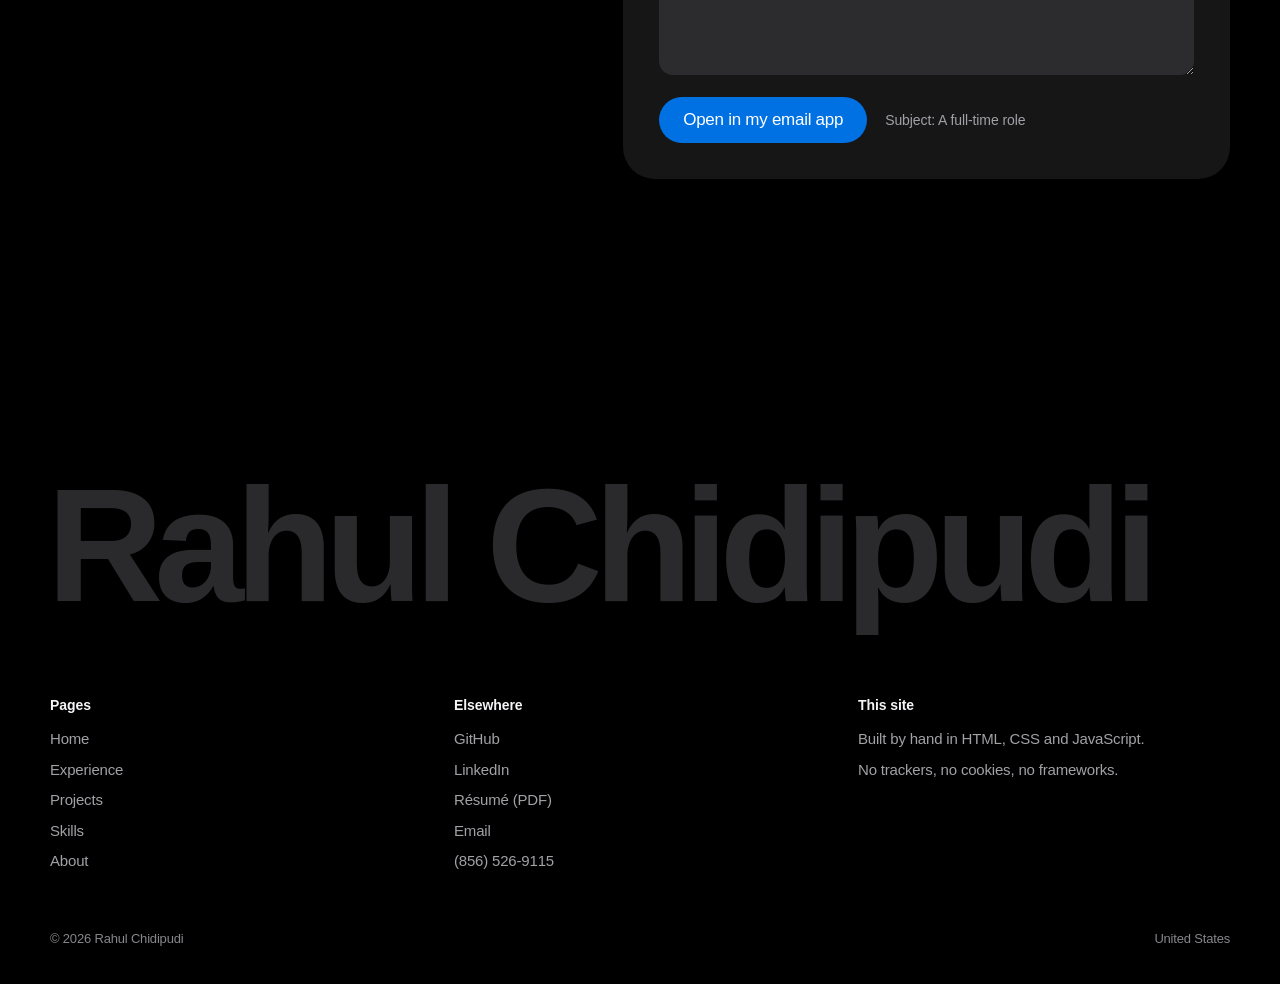
<file: contact.html>
<!doctype html>
<html lang="en">
<head>
  <meta charset="utf-8">
  <meta name="viewport" content="width=device-width, initial-scale=1, viewport-fit=cover">
  <title>Contact · Rahul Chidipudi</title>
  <meta name="description" content="Email, phone, LinkedIn and GitHub for Rahul Chidipudi, software engineer in AI and ML.">
  <meta name="theme-color" content="#000000">
  <link rel="canonical" href="https://rahu378.github.io/contact.html">
  <meta property="og:type" content="website">
  <meta property="og:url" content="https://rahu378.github.io/contact.html">
  <meta property="og:title" content="Contact · Rahul Chidipudi">
  <meta property="og:description" content="Email, phone and GitHub for Rahul Chidipudi, software engineer.">
  <meta property="og:image" content="https://rahu378.github.io/assets/img/rahul.jpg">
  <meta name="twitter:card" content="summary">
  <link rel="icon" href="assets/favicon.svg" type="image/svg+xml">
  <link rel="stylesheet" href="assets/css/site.css">
  <link rel="stylesheet" href="assets/css/contact.css">
  <script>document.documentElement.classList.add('js')</script>
  <script defer src="assets/js/data.js"></script>
  <script defer src="assets/js/site.js"></script>
  <script defer src="assets/js/contact.js"></script>
</head>
<body data-tone="dark">
  <a class="skip" href="#main">Skip to content</a>

  <header class="nav" data-tone="dark">
    <div class="nav-in">
      <a class="brand" href="index.html"><span class="brand-mark" aria-hidden="true"><span>RC</span></span><span>Rahul Chidipudi</span></a>
      <nav aria-label="Main">
        <ul class="nav-links">
          <li><a href="experience.html">Experience</a></li>
          <li><a href="projects.html">Projects</a></li>
          <li><a href="skills.html">Skills</a></li>
          <li><a href="about.html">About</a></li>
        </ul>
      </nav>
      <a class="nav-cta" href="contact.html" aria-current="page">Contact</a>
      <button class="nav-toggle" type="button" aria-expanded="false" aria-controls="menu" aria-label="Menu"><span></span><span></span></button>
    </div>
    <div class="nav-menu" id="menu" hidden>
      <ul>
        <li><a href="index.html">Home</a></li>
        <li><a href="experience.html">Experience</a></li>
        <li><a href="projects.html">Projects</a></li>
        <li><a href="skills.html">Skills</a></li>
        <li><a href="about.html">About</a></li>
        <li><a href="contact.html">Contact</a></li>
      </ul>
    </div>
  </header>

  <main id="main">
    <section class="page-hero dark contact-hero" data-tone="dark">
      <div class="wrap">
        <h1 class="t-display"><span class="rise"><span>Let’s build</span></span><span class="rise"><span class="dim" style="--i:1">AI you can trust.</span></span></h1>
        <p class="t-lead muted fade-load">Email is the quickest way to reach me. Tell me about the system, the team or the role.</p>
        <div class="mail fade-load" style="--i:2">
          <a class="mail-link" href="mailto:rahul.r24.c@gmail.com">rahul.r24.c@gmail.com</a>
          <button class="btn btn-quiet btn-sm" type="button" id="copy" data-copy="rahul.r24.c@gmail.com">Copy address</button>
          <a class="more" href="resume/">Download my résumé</a>
          <span class="copied" id="copied" role="status" aria-live="polite"></span>
        </div>
      </div>
    </section>

    <section class="sec night ways" data-tone="dark">
      <div class="wrap ways-grid" data-stagger>
        <a class="way reveal" href="mailto:rahul.r24.c@gmail.com">
          <span class="way-k">Email</span>
          <span class="way-v">rahul.r24.c@gmail.com</span>
          <span class="more">Write an email</span>
        </a>
        <a class="way reveal" href="tel:+18565269115">
          <span class="way-k">Phone</span>
          <span class="way-v">(856) 526-9115</span>
          <span class="more">Call</span>
        </a>
        <a class="way reveal" href="https://github.com/Rahu378" rel="noopener">
          <span class="way-k">GitHub</span>
          <span class="way-v">github.com/Rahu378</span>
          <span class="more">See the code</span>
        </a>
        <a class="way reveal" href="https://www.linkedin.com/in/rahulchidipudi/" rel="noopener">
          <span class="way-k">LinkedIn</span>
          <span class="way-v">in/rahulchidipudi</span>
          <span class="more">Connect</span>
        </a>
      </div>
    </section>

    <section class="sec dark compose-sec" data-tone="dark">
      <div class="wrap compose-grid">
        <div>
          <h2 class="t-title reveal">Start the email here.</h2>
          <p class="t-lead muted reveal compose-lead">Pick what it’s about and add a note. It opens in your own email app, ready to send. Nothing is sent from this page.</p>
        </div>
        <form class="compose reveal" id="compose" novalidate>
          <fieldset class="topics">
            <legend>What’s it about?</legend>
            <div class="topic-row">
              <label><input type="radio" name="topic" value="A full-time role" checked><span>A full-time role</span></label>
              <label><input type="radio" name="topic" value="A contract project"><span>A contract project</span></label>
              <label><input type="radio" name="topic" value="A technical question"><span>A technical question</span></label>
              <label><input type="radio" name="topic" value="Just saying hello"><span>Just saying hello</span></label>
            </div>
          </fieldset>
          <label class="field">
            <span>Your name</span>
            <input type="text" name="name" maxlength="80" autocomplete="name" placeholder="Optional">
          </label>
          <label class="field">
            <span>Your note</span>
            <textarea name="note" rows="5" maxlength="1500" placeholder="A few lines about the role, the team or the problem."></textarea>
          </label>
          <div class="compose-foot">
            <button class="btn" type="submit">Open in my email app</button>
            <span class="muted t-small" id="preview"></span>
          </div>
        </form>
      </div>
    </section>
  </main>

  <footer class="foot" data-tone="dark">
    <div class="wrap">
      <p class="foot-word" aria-hidden="true">Rahul Chidipudi</p>
      <div class="foot-grid">
        <div>
          <h2>Pages</h2>
          <ul><li><a href="index.html">Home</a></li><li><a href="experience.html">Experience</a></li><li><a href="projects.html">Projects</a></li><li><a href="skills.html">Skills</a></li><li><a href="about.html">About</a></li></ul>
        </div>
        <div>
          <h2>Elsewhere</h2>
          <ul><li><a href="https://github.com/Rahu378" rel="noopener">GitHub</a></li><li><a href="https://www.linkedin.com/in/rahulchidipudi/" rel="noopener">LinkedIn</a></li><li><a href="resume/">Résumé (PDF)</a></li><li><a href="mailto:rahul.r24.c@gmail.com">Email</a></li><li><a href="tel:+18565269115">(856) 526-9115</a></li></ul>
        </div>
        <div>
          <h2>This site</h2>
          <ul><li>Built by hand in HTML, CSS and JavaScript.</li><li>No trackers, no cookies, no frameworks.</li></ul>
        </div>
      </div>
      <p class="foot-note"><span>© <span data-year>2026</span> Rahul Chidipudi</span><span>United States</span></p>
    </div>
  </footer>
</body>
</html>
</file>
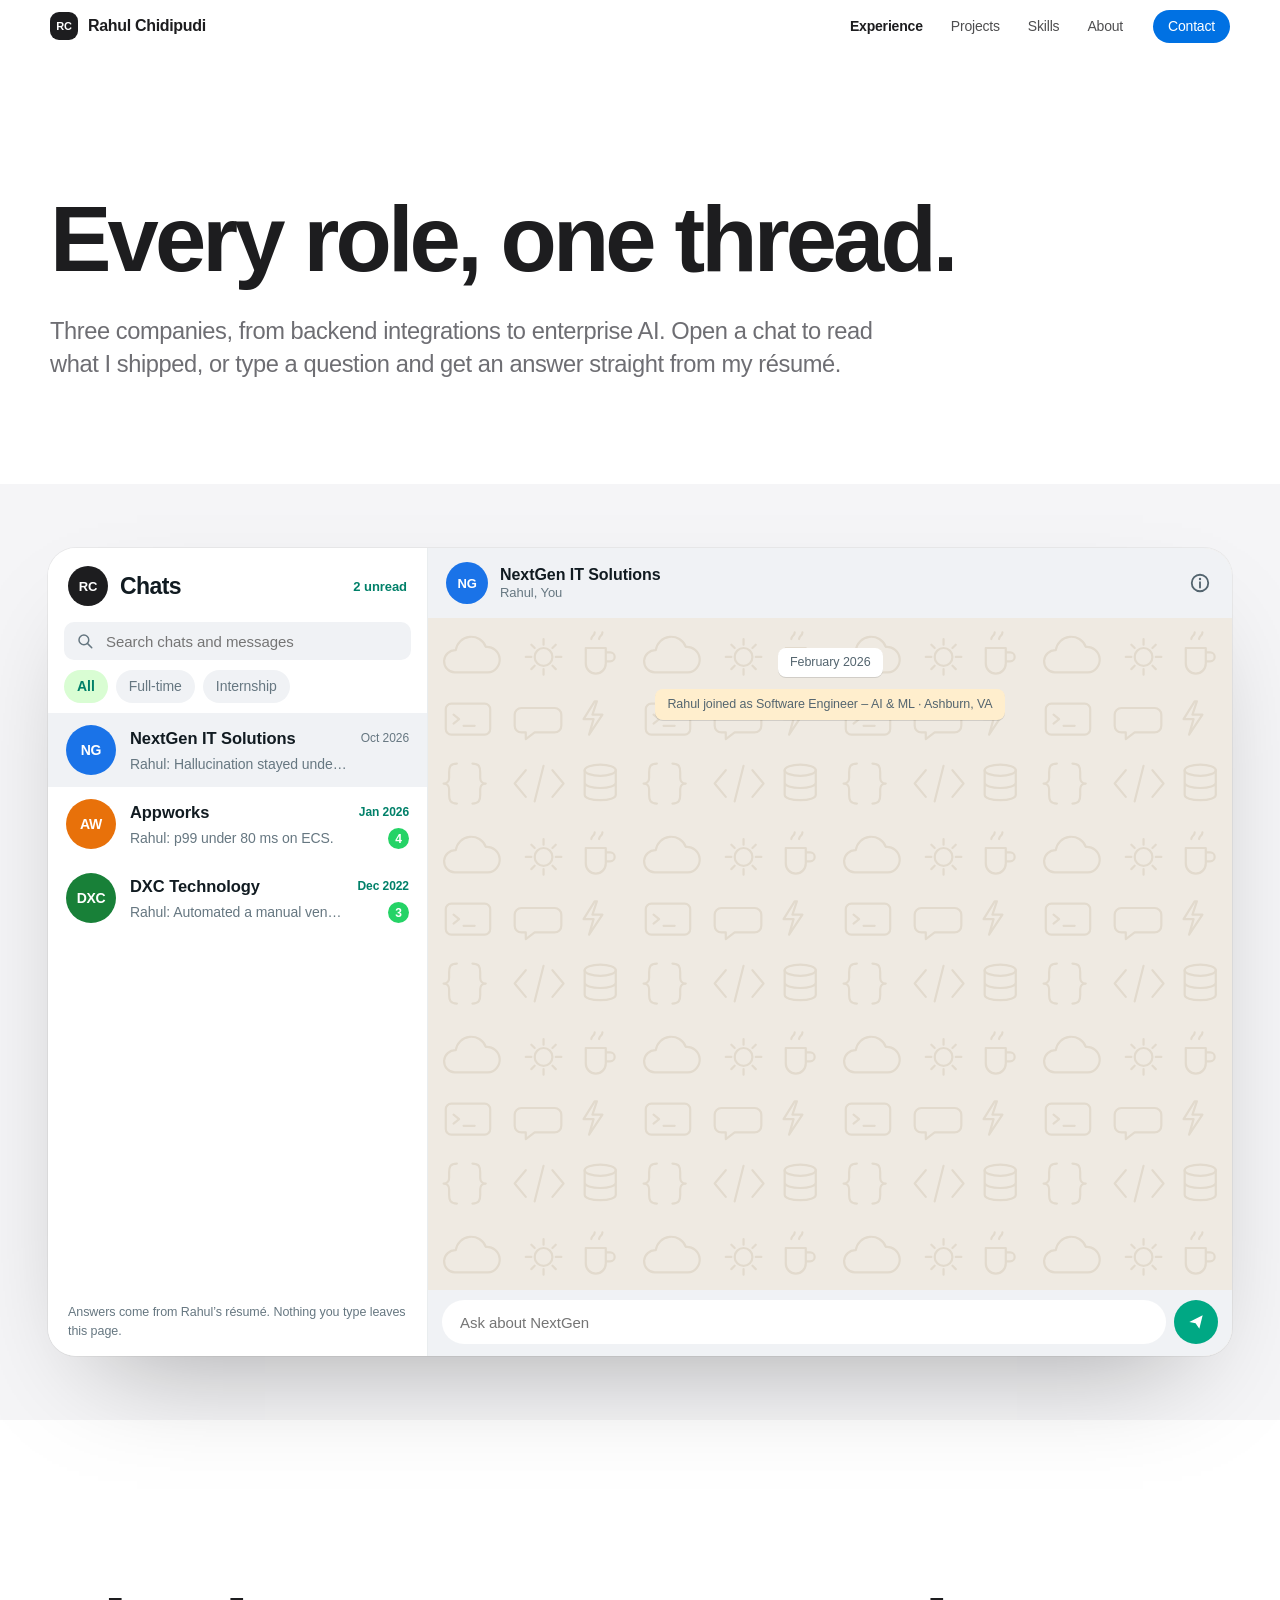
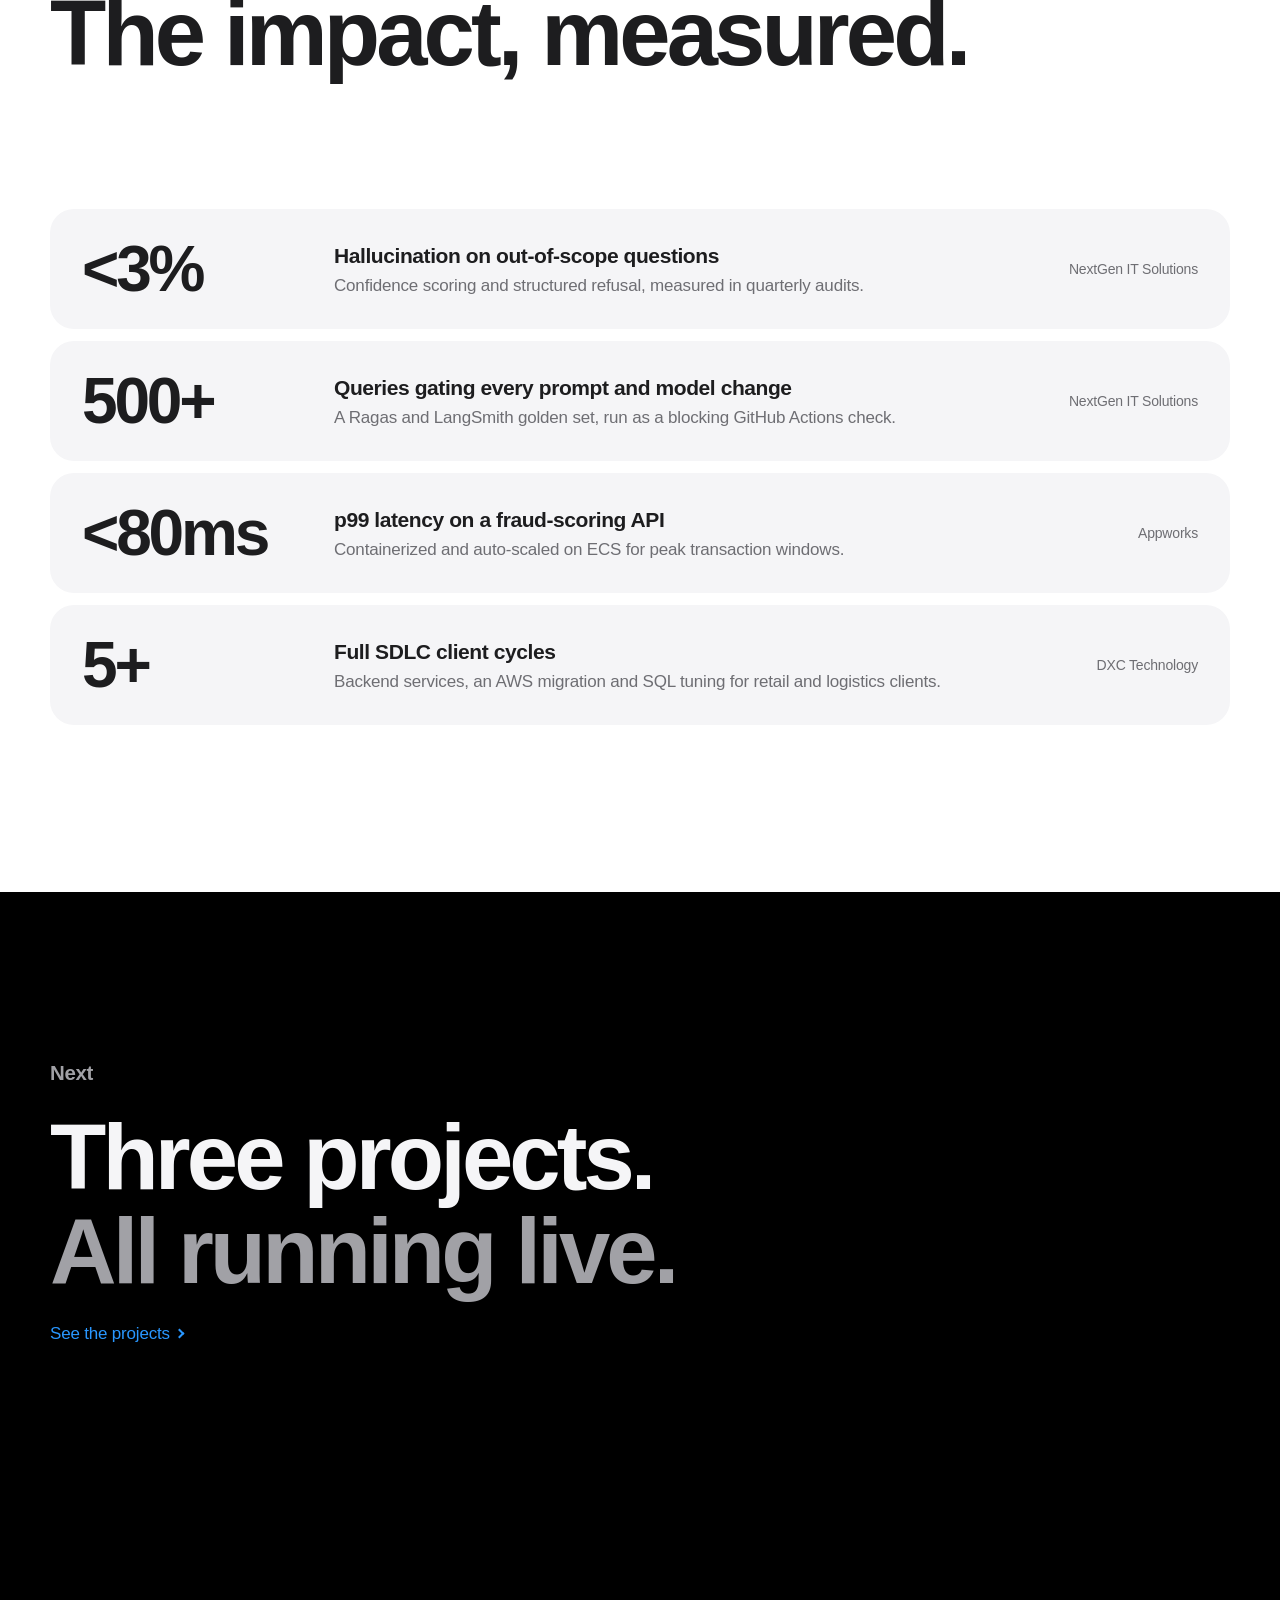
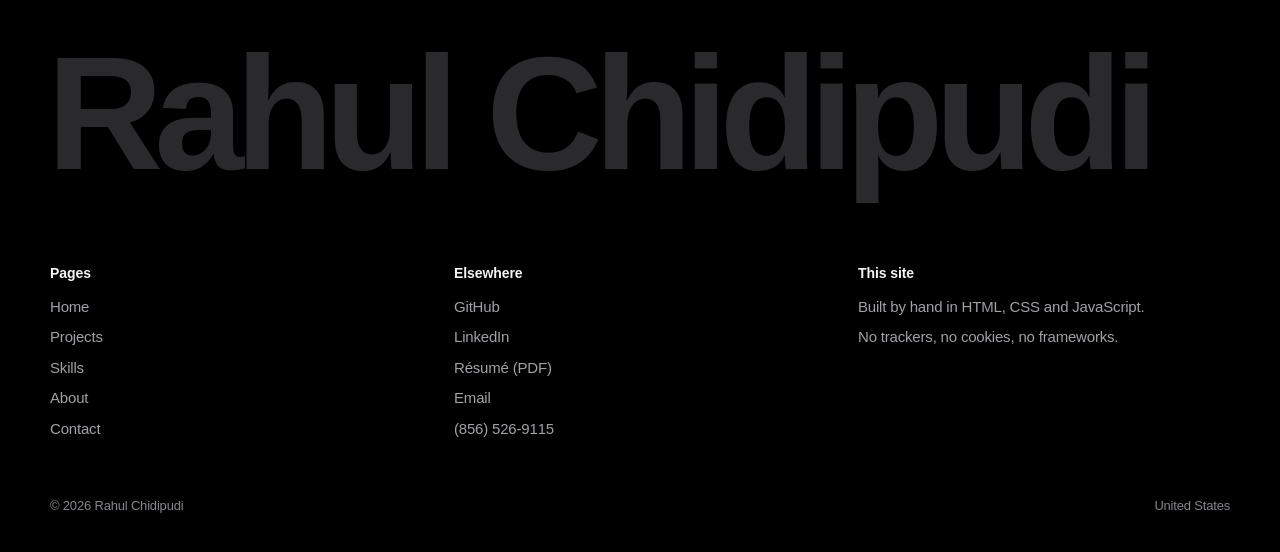
<file: experience.html>
<!doctype html>
<html lang="en">
<head>
  <meta charset="utf-8">
  <meta name="viewport" content="width=device-width, initial-scale=1, viewport-fit=cover">
  <title>Experience · Rahul Chidipudi</title>
  <meta name="description" content="Rahul Chidipudi’s experience in AI and ML at NextGen IT Solutions, Appworks and DXC Technology, told as a chat you can ask questions in.">
  <meta name="theme-color" content="#ffffff">
  <link rel="canonical" href="https://rahu378.github.io/experience.html">
  <meta property="og:type" content="website">
  <meta property="og:url" content="https://rahu378.github.io/experience.html">
  <meta property="og:title" content="Experience · Rahul Chidipudi">
  <meta property="og:description" content="Rahul Chidipudi’s experience in AI and ML at NextGen IT Solutions, Appworks and DXC Technology, told as a chat you can ask questions in.">
  <meta property="og:image" content="https://rahu378.github.io/assets/img/rahul.jpg">
  <meta name="twitter:card" content="summary">
  <link rel="icon" href="assets/favicon.svg" type="image/svg+xml">
  <link rel="stylesheet" href="assets/css/site.css">
  <link rel="stylesheet" href="assets/css/experience.css">
  <script>document.documentElement.classList.add('js')</script>
  <script defer src="assets/js/data.js"></script>
  <script defer src="assets/js/site.js"></script>
  <script defer src="assets/js/chat.js"></script>
</head>
<body data-tone="light">
  <a class="skip" href="#main">Skip to content</a>

  <header class="nav" data-tone="light">
    <div class="nav-in">
      <a class="brand" href="index.html"><span class="brand-mark" aria-hidden="true"><span>RC</span></span><span>Rahul Chidipudi</span></a>
      <nav aria-label="Main">
        <ul class="nav-links">
          <li><a href="experience.html" aria-current="page">Experience</a></li>
          <li><a href="projects.html">Projects</a></li>
          <li><a href="skills.html">Skills</a></li>
          <li><a href="about.html">About</a></li>
        </ul>
      </nav>
      <a class="nav-cta" href="contact.html">Contact</a>
      <button class="nav-toggle" type="button" aria-expanded="false" aria-controls="menu" aria-label="Menu"><span></span><span></span></button>
    </div>
    <div class="nav-menu" id="menu" hidden>
      <ul>
        <li><a href="index.html">Home</a></li>
        <li><a href="experience.html">Experience</a></li>
        <li><a href="projects.html">Projects</a></li>
        <li><a href="skills.html">Skills</a></li>
        <li><a href="about.html">About</a></li>
        <li><a href="contact.html">Contact</a></li>
      </ul>
    </div>
  </header>

  <main id="main">
    <section class="page-hero" data-tone="light">
      <div class="wrap">
        <h1 class="t-display"><span class="rise"><span>Every role, one thread.</span></span></h1>
        <p class="t-lead muted fade-load">Three companies, from backend integrations to enterprise AI. Open a chat to read what I shipped, or type a question and get an answer straight from my résumé.</p>
      </div>
    </section>

    <section class="chat-sec" data-tone="light">
      <div class="wrap-wide">
        <div class="wa reveal scale" id="wa" data-ui>
          <aside class="wa-side" aria-label="Chats">
            <div class="wa-side-head">
              <span class="wa-me" aria-hidden="true">RC</span>
              <h2>Chats</h2>
              <span class="wa-unread" id="wa-unread"></span>
            </div>
            <label class="wa-search">
              <svg viewBox="0 0 24 24" aria-hidden="true"><circle cx="10.5" cy="10.5" r="6.5" fill="none" stroke="currentColor" stroke-width="2"/><path d="M15.5 15.5 21 21" stroke="currentColor" stroke-width="2" stroke-linecap="round"/></svg>
              <span class="sr-only">Search chats</span>
              <input id="wa-q" type="search" placeholder="Search chats and messages" autocomplete="off" maxlength="60">
            </label>
            <div class="wa-filters" id="wa-filters" role="group" aria-label="Filter chats">
              <button type="button" aria-pressed="true" data-f="All">All</button>
              <button type="button" aria-pressed="false" data-f="Full-time">Full-time</button>
              <button type="button" aria-pressed="false" data-f="Internship">Internship</button>
            </div>
            <ul class="wa-list" id="wa-list" role="list"></ul>
            <p class="wa-foot">Answers come from Rahul’s résumé. Nothing you type leaves this page.</p>
          </aside>

          <section class="wa-main" aria-label="Conversation">
            <div class="wa-empty" id="wa-empty">
              <div class="wa-empty-in">
                <span class="wa-empty-mark" aria-hidden="true">RC</span>
                <p class="wa-empty-h">Pick a chat to start.</p>
                <p>Each one replays what I did there. Ask follow-ups at the bottom.</p>
              </div>
            </div>
            <header class="wa-head" id="wa-head" hidden>
              <button class="wa-icon wa-back" id="wa-back" type="button" aria-label="Back to chats">
                <svg viewBox="0 0 24 24" aria-hidden="true"><path d="M15 5 8 12l7 7" fill="none" stroke="currentColor" stroke-width="2.2" stroke-linecap="round" stroke-linejoin="round"/></svg>
              </button>
              <button class="wa-who" id="wa-who" type="button" aria-controls="wa-info" aria-expanded="false">
                <span class="wa-av" id="wa-av"></span>
                <span class="wa-who-t"><b id="wa-name"></b><small id="wa-status"></small></span>
              </button>
              <button class="wa-icon" id="wa-info-btn" type="button" aria-label="Role details" aria-controls="wa-info" aria-expanded="false">
                <svg viewBox="0 0 24 24" aria-hidden="true"><circle cx="12" cy="12" r="9" fill="none" stroke="currentColor" stroke-width="2"/><path d="M12 11v6" stroke="currentColor" stroke-width="2" stroke-linecap="round"/><circle cx="12" cy="7.6" r="1.3" fill="currentColor"/></svg>
              </button>
            </header>
            <div class="wa-body" id="wa-body" role="log" aria-live="polite" hidden></div>
            <div class="wa-quick" id="wa-quick" hidden></div>
            <form class="wa-compose" id="wa-form" hidden>
              <label class="sr-only" for="wa-input">Ask a question</label>
              <input id="wa-input" type="text" maxlength="200" autocomplete="off" placeholder="Ask about this role">
              <button class="wa-send" id="wa-send" type="submit" aria-label="Send">
                <svg viewBox="0 0 24 24" aria-hidden="true"><path d="M4 12 20 4l-4 16-4.5-6.5L4 12Z" fill="currentColor"/></svg>
              </button>
            </form>
          </section>

          <aside class="wa-info" id="wa-info" aria-label="Role details" hidden>
            <div class="wa-info-head">
              <button class="wa-icon" id="wa-info-close" type="button" aria-label="Close details">
                <svg viewBox="0 0 24 24" aria-hidden="true"><path d="M6 6l12 12M18 6 6 18" stroke="currentColor" stroke-width="2" stroke-linecap="round"/></svg>
              </button>
              <span>Role details</span>
            </div>
            <div class="wa-info-body" id="wa-info-body"></div>
          </aside>
        </div>

        <noscript>
          <ol class="exp-static">
            <li><h2>Software Engineer – AI &amp; ML, NextGen IT Solutions</h2><p>Ashburn, VA · Feb 2026 – Oct 2026</p><ul><li>Partnered with compliance, legal, and advisory business users to build an enterprise conversational knowledge assistant over policies and SOPs, replacing manual document search with natural-language Q&amp;A.</li><li>Built RAG grounding on Azure OpenAI with hybrid (BM25 + vector) retrieval and a multi-step LangGraph agent workflow, reducing multi-document answer failures versus the prior top-k baseline.</li><li>Secured the assistant and its APIs with Microsoft Entra ID (app registrations, OAuth 2.0 tokens, role-based access).</li><li>Confidence scoring and structured refusal kept hallucination on out-of-scope questions under 3% in quarterly audits; all responses logged for auditability.</li><li>Built an evaluation harness (Ragas + LangSmith, 500+ query golden set) as a blocking GitHub Actions gate for prompt and model changes.</li><li>Added cost-aware routing, lowering per-query inference cost while meeting task-completion SLOs.</li><li>Led weekly demos, Responsible AI reviews, and technical readouts for business and compliance stakeholders.</li></ul></li>
            <li><h2>Associate Software Engineer – Generative AI, Appworks</h2><p>McAllen, TX (hybrid) · Feb 2025 – Jan 2026</p><ul><li>Built FastAPI REST APIs integrated with AWS Lambda to automate event-driven data workflows in a regulated transaction-processing pipeline, with PostgreSQL as the system of record.</li><li>Delivered an LLM proof of concept that auto-classifies and routes support tickets.</li><li>Deployed a containerized fraud-scoring API with p99 latency under 80 ms, auto-scaled on ECS.</li><li>Rebuilt a data-transformation integration with strict input validation and added pytest coverage to two services.</li></ul></li>
            <li><h2>Software Engineer Intern, DXC Technology</h2><p>Bangalore, India · May 2022 – Dec 2022</p><ul><li>Automated a manual vendor CSV import with scheduled Python integration pipelines.</li><li>Developed backend services and integrations in Java and Python for retail and logistics clients.</li><li>Migrated legacy on-premises modules to AWS (EC2, S3, RDS).</li><li>Optimized SQL queries and stored procedures; delivered across 5+ full SDLC client cycles.</li></ul></li>
          </ol>
        </noscript>
      </div>
    </section>

    <section class="sec impact" data-tone="light">
      <div class="wrap">
        <h2 class="t-display reveal">The impact, measured.</h2>
        <p class="t-lead muted reveal impact-lead">Every figure comes straight from the work in those chats.</p>
        <ol class="ledger" role="list" data-stagger>
          <li class="reveal">
            <p class="lg-n num">&lt;3%</p>
            <div class="lg-t"><h3>Hallucination on out-of-scope questions</h3><p>Confidence scoring and structured refusal, measured in quarterly audits.</p></div>
            <p class="lg-co">NextGen IT Solutions</p>
          </li>
          <li class="reveal">
            <p class="lg-n num">500+</p>
            <div class="lg-t"><h3>Queries gating every prompt and model change</h3><p>A Ragas and LangSmith golden set, run as a blocking GitHub Actions check.</p></div>
            <p class="lg-co">NextGen IT Solutions</p>
          </li>
          <li class="reveal">
            <p class="lg-n num">&lt;80ms</p>
            <div class="lg-t"><h3>p99 latency on a fraud-scoring API</h3><p>Containerized and auto-scaled on ECS for peak transaction windows.</p></div>
            <p class="lg-co">Appworks</p>
          </li>
          <li class="reveal">
            <p class="lg-n num">5+</p>
            <div class="lg-t"><h3>Full SDLC client cycles</h3><p>Backend services, an AWS migration and SQL tuning for retail and logistics clients.</p></div>
            <p class="lg-co">DXC Technology</p>
          </li>
        </ol>
      </div>
    </section>

    <section class="sec dark next-band" data-tone="dark">
      <div class="wrap next" data-stagger>
        <p class="t-kicker muted reveal">Next</p>
        <a class="next-link reveal" href="projects.html"><span class="t-display">Three projects.<br><span>All running live.</span></span></a>
        <a class="more reveal" href="projects.html">See the projects</a>
      </div>
    </section>
  </main>

  <footer class="foot" data-tone="dark">
    <div class="wrap">
      <p class="foot-word" aria-hidden="true">Rahul Chidipudi</p>
      <div class="foot-grid">
        <div>
          <h2>Pages</h2>
          <ul><li><a href="index.html">Home</a></li><li><a href="projects.html">Projects</a></li><li><a href="skills.html">Skills</a></li><li><a href="about.html">About</a></li><li><a href="contact.html">Contact</a></li></ul>
        </div>
        <div>
          <h2>Elsewhere</h2>
          <ul><li><a href="https://github.com/Rahu378" rel="noopener">GitHub</a></li><li><a href="https://www.linkedin.com/in/rahulchidipudi/" rel="noopener">LinkedIn</a></li><li><a href="resume/">Résumé (PDF)</a></li><li><a href="mailto:rahul.r24.c@gmail.com">Email</a></li><li><a href="tel:+18565269115">(856) 526-9115</a></li></ul>
        </div>
        <div>
          <h2>This site</h2>
          <ul><li>Built by hand in HTML, CSS and JavaScript.</li><li>No trackers, no cookies, no frameworks.</li></ul>
        </div>
      </div>
      <p class="foot-note"><span>© <span data-year>2026</span> Rahul Chidipudi</span><span>United States</span></p>
    </div>
  </footer>
</body>
</html>
</file>
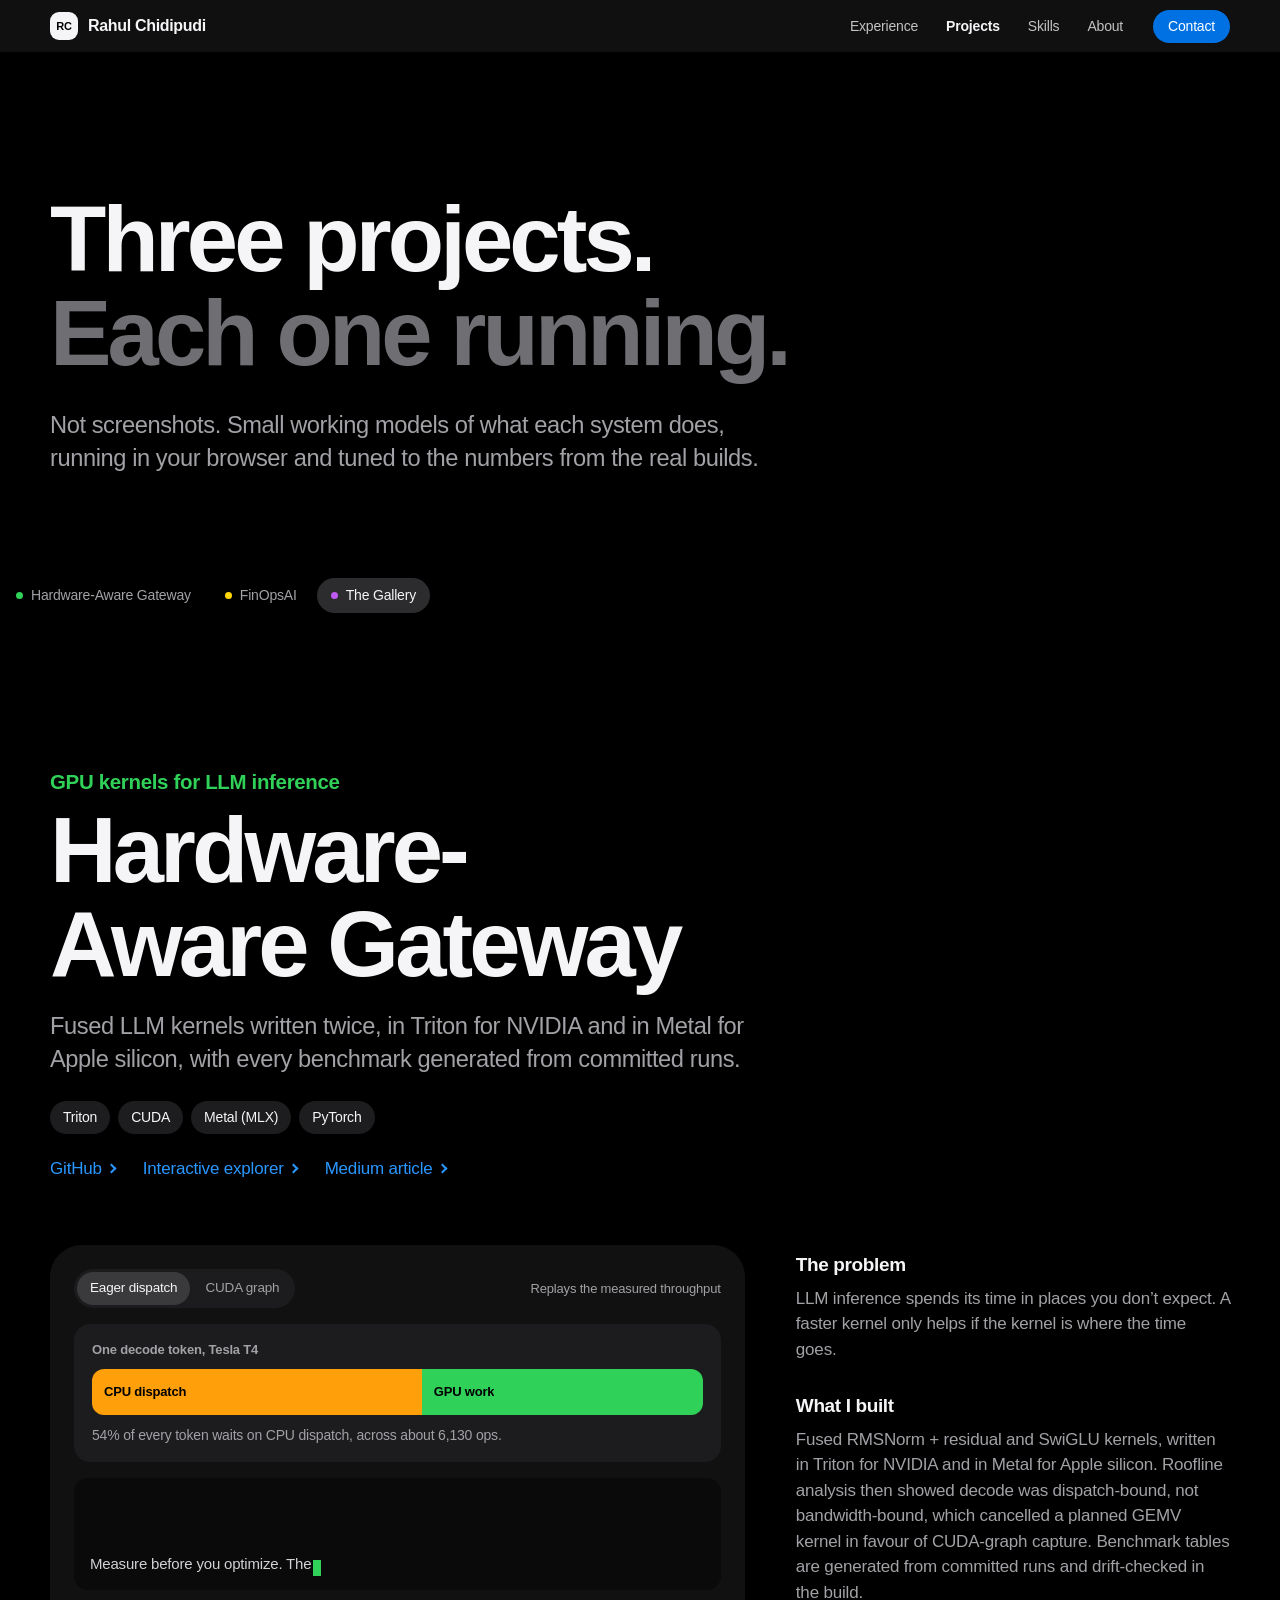
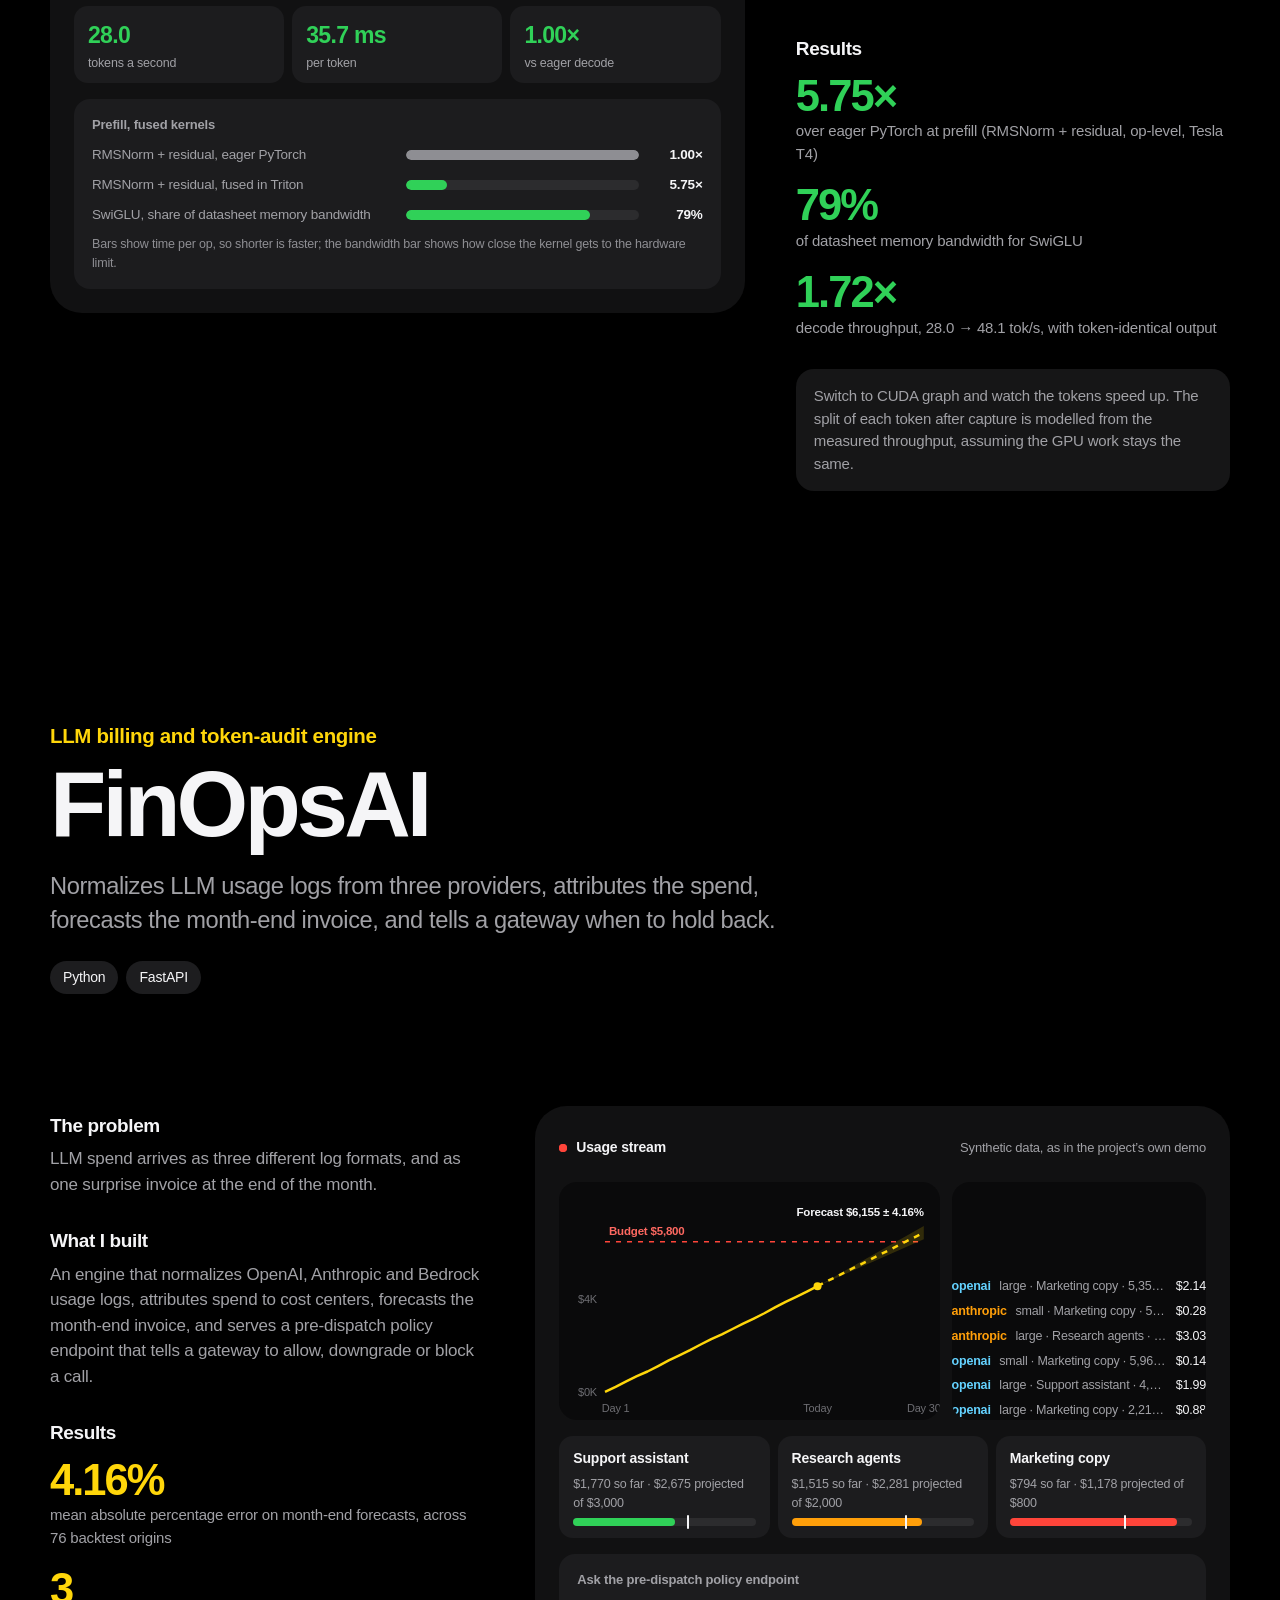
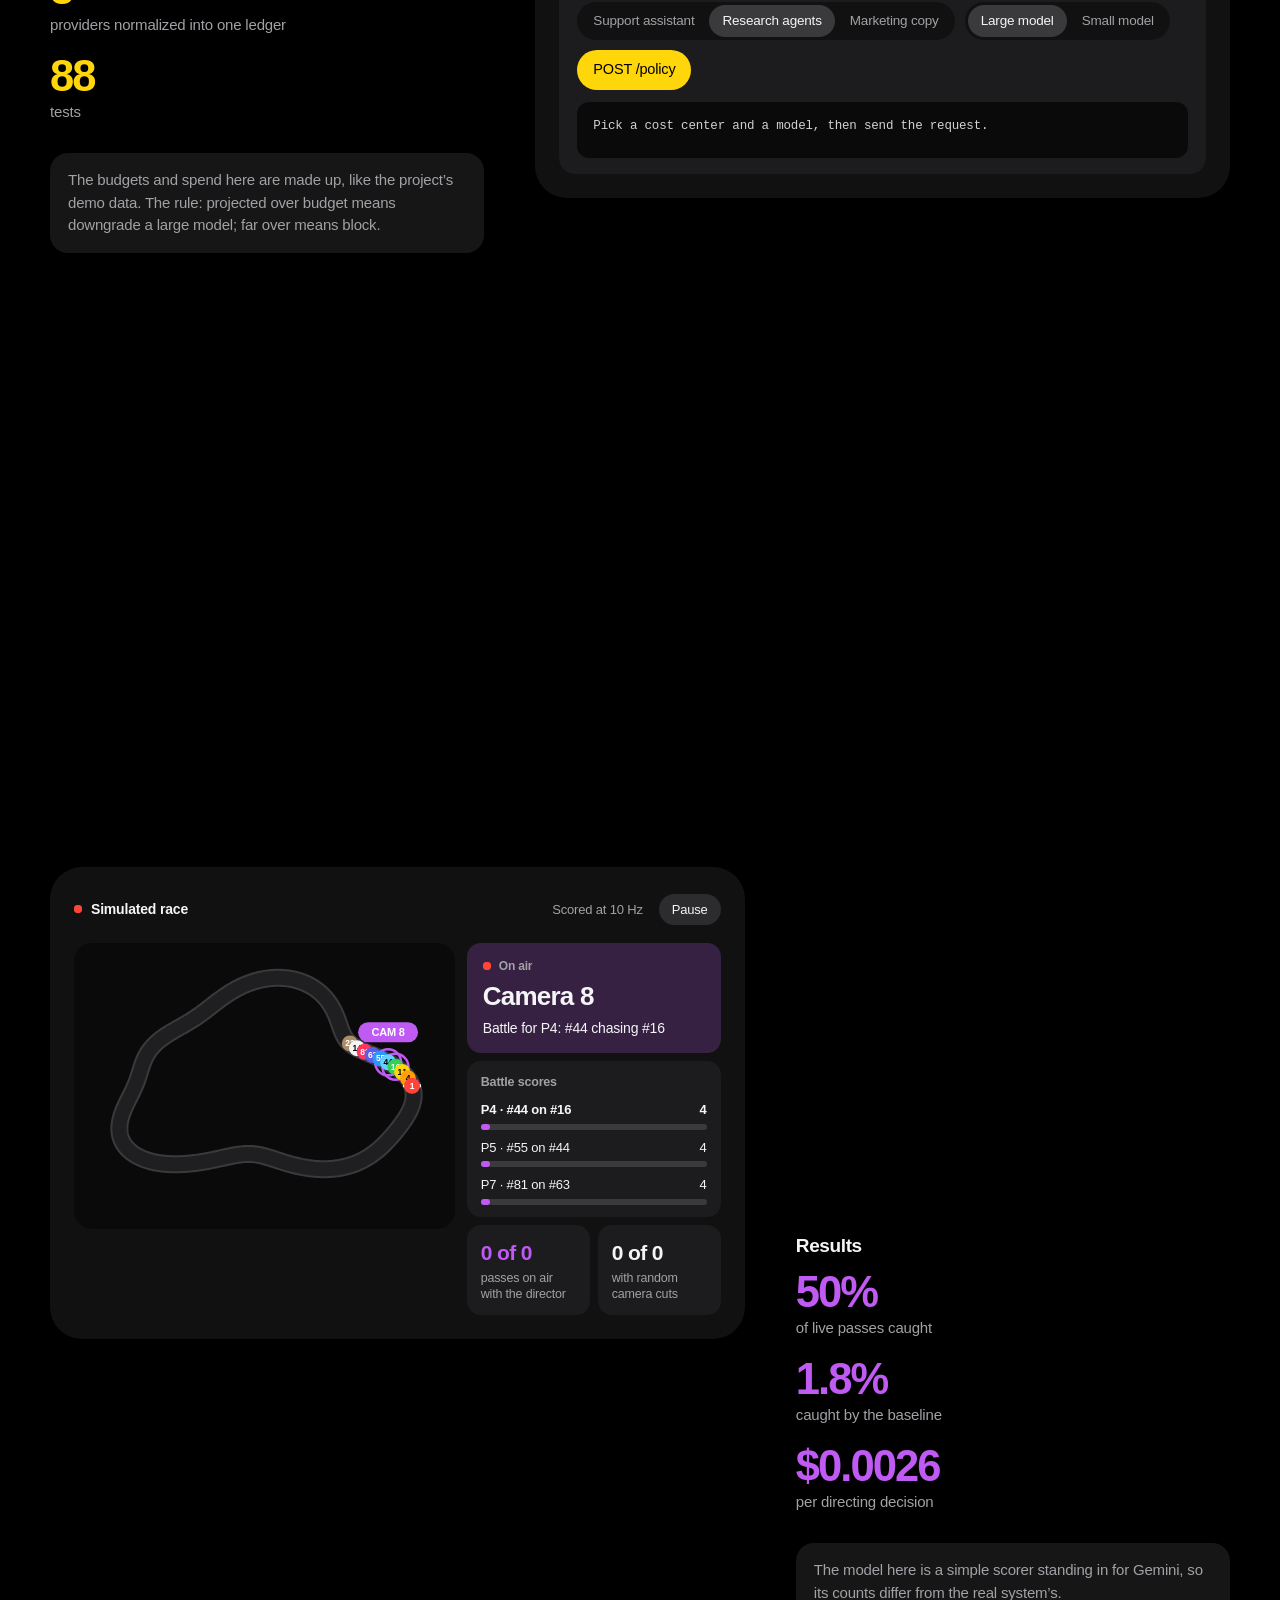
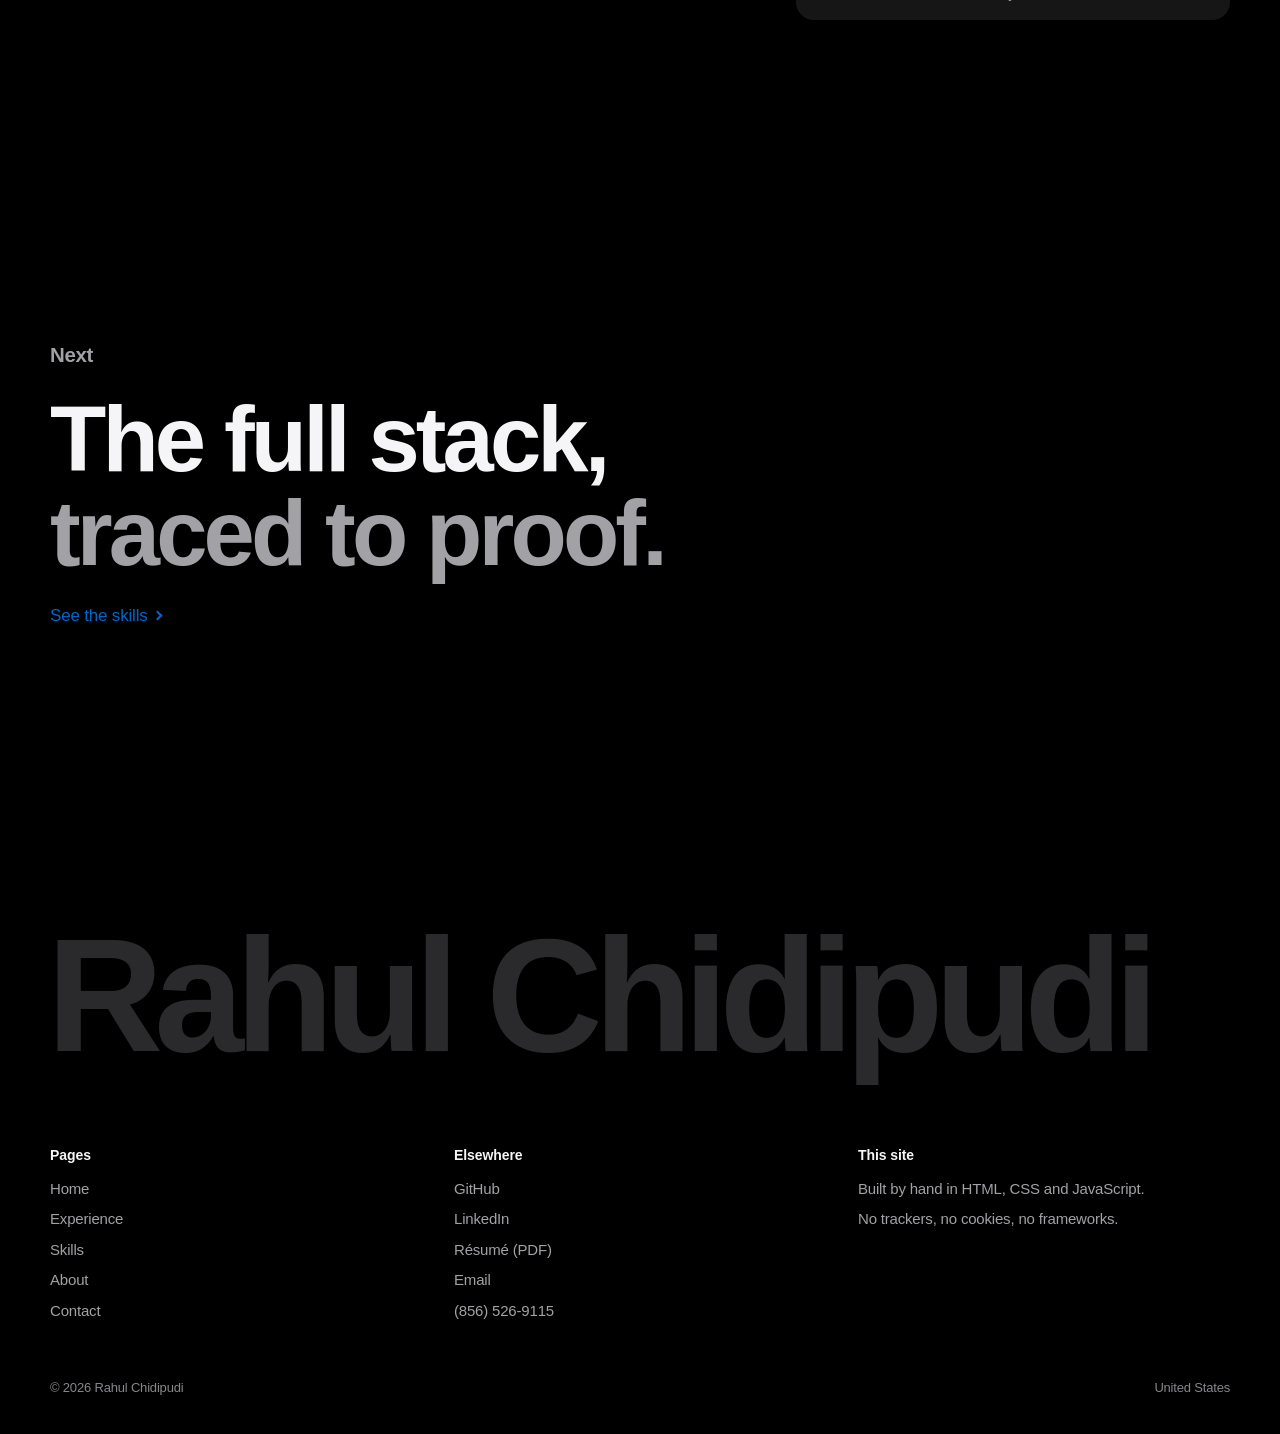
<file: projects.html>
<!doctype html>
<html lang="en">
<head>
  <meta charset="utf-8">
  <meta name="viewport" content="width=device-width, initial-scale=1, viewport-fit=cover">
  <title>Projects · Rahul Chidipudi</title>
  <meta name="description" content="Three projects by Rahul Chidipudi, each with a working model in the browser: Hardware-Aware Gateway, FinOpsAI and The Gallery.">
  <meta name="theme-color" content="#000000">
  <link rel="canonical" href="https://rahu378.github.io/projects.html">
  <meta property="og:type" content="website">
  <meta property="og:url" content="https://rahu378.github.io/projects.html">
  <meta property="og:title" content="Projects · Rahul Chidipudi">
  <meta property="og:description" content="Three projects by Rahul Chidipudi, each with a working model in the browser: Hardware-Aware Gateway, FinOpsAI and The Gallery.">
  <meta property="og:image" content="https://rahu378.github.io/assets/img/rahul.jpg">
  <meta name="twitter:card" content="summary">
  <link rel="icon" href="assets/favicon.svg" type="image/svg+xml">
  <link rel="stylesheet" href="assets/css/site.css">
  <link rel="stylesheet" href="assets/css/projects.css">
  <script>document.documentElement.classList.add('js')</script>
  <script defer src="assets/js/data.js"></script>
  <script defer src="assets/js/site.js"></script>
  <script defer src="assets/js/demos.js"></script>
</head>
<body data-tone="dark">
  <a class="skip" href="#main">Skip to content</a>

  <header class="nav" data-tone="dark">
    <div class="nav-in">
      <a class="brand" href="index.html"><span class="brand-mark" aria-hidden="true"><span>RC</span></span><span>Rahul Chidipudi</span></a>
      <nav aria-label="Main">
        <ul class="nav-links">
          <li><a href="experience.html">Experience</a></li>
          <li><a href="projects.html" aria-current="page">Projects</a></li>
          <li><a href="skills.html">Skills</a></li>
          <li><a href="about.html">About</a></li>
        </ul>
      </nav>
      <a class="nav-cta" href="contact.html">Contact</a>
      <button class="nav-toggle" type="button" aria-expanded="false" aria-controls="menu" aria-label="Menu"><span></span><span></span></button>
    </div>
    <div class="nav-menu" id="menu" hidden>
      <ul>
        <li><a href="index.html">Home</a></li>
        <li><a href="experience.html">Experience</a></li>
        <li><a href="projects.html">Projects</a></li>
        <li><a href="skills.html">Skills</a></li>
        <li><a href="about.html">About</a></li>
        <li><a href="contact.html">Contact</a></li>
      </ul>
    </div>
  </header>

  <main id="main">
    <section class="page-hero dark proj-hero" data-tone="dark">
      <div class="wrap">
        <h1 class="t-display"><span class="rise"><span>Three projects.</span></span><span class="rise"><span class="dim" style="--i:1">Each one running.</span></span></h1>
        <p class="t-lead muted fade-load">Not screenshots. Small working models of what each system does, running in your browser and tuned to the numbers from the real builds.</p>
      </div>
    </section>

    <nav class="pnav" aria-label="Projects on this page" data-tone="dark">
      <ul class="pnav-in" role="list">
        <li><a href="#hwgateway" style="--c:#30d158">Hardware-Aware Gateway</a></li>
        <li><a href="#finopsai" style="--c:#ffd60a">FinOpsAI</a></li>
        <li><a href="#gallery" style="--c:#bf5af2">The Gallery</a></li>
      </ul>
    </nav>

    <!-- Hardware-Aware Gateway -->
    <article class="proj" id="hwgateway" style="--c:#30d158" data-tone="dark">
      <div class="wrap">
        <header class="proj-head" data-stagger>
          <p class="proj-kind reveal">GPU kernels for LLM inference</p>
          <h2 class="t-display reveal">Hardware-Aware Gateway</h2>
          <p class="t-lead muted reveal">Fused LLM kernels written twice, in Triton for NVIDIA and in Metal for Apple silicon, with every benchmark generated from committed runs.</p>
          <ul class="chips reveal" aria-label="Stack"><li class="chip">Triton</li><li class="chip">CUDA</li><li class="chip">Metal (MLX)</li><li class="chip">PyTorch</li></ul>
          <ul class="proj-links reveal" role="list">
            <li><a class="more" href="https://github.com/Rahu378/hardware-aware-gateway" rel="noopener">GitHub</a></li>
            <li><a class="more" href="https://rahu378.github.io/hardware-aware-gateway/" rel="noopener">Interactive explorer</a></li>
            <li><a class="more" href="https://medium.com/@chidipudirahulreddy/the-fastest-code-i-wrote-last-week-was-the-code-i-didnt-write-3400a149e067" rel="noopener">Medium article</a></li>
          </ul>
        </header>
        <div class="proj-grid">
          <div class="demo reveal scale" data-demo="hwgateway" data-ui>
            <div class="demo-bar">
              <div class="seg" role="group" aria-label="Decode mode">
                <button type="button" aria-pressed="true" data-mode="eager">Eager dispatch</button>
                <button type="button" aria-pressed="false" data-mode="graph">CUDA graph</button>
              </div>
              <span class="demo-note">Replays the measured throughput</span>
            </div>
            <div class="hw-block">
              <p class="hw-k">One decode token, Tesla T4</p>
              <div class="hw-bar" aria-hidden="true">
                <span class="hw-cpu"><b>CPU dispatch</b></span>
                <span class="hw-gpu"><b>GPU work</b></span>
              </div>
              <p class="hw-legend" data-k="split" aria-live="polite">54% of every token waits on CPU dispatch, across about 6,130 ops.</p>
            </div>
            <div class="hw-out" aria-hidden="true"><span class="hw-text"></span><span class="hw-caret"></span></div>
            <div class="demo-stats hw-stats">
              <div><b class="num" data-k="tps">28.0</b><span>tokens a second</span></div>
              <div><b class="num" data-k="ms">35.7 ms</b><span>per token</span></div>
              <div><b class="num" data-k="x">1.00×</b><span>vs eager decode</span></div>
            </div>
            <div class="hw-block">
              <p class="hw-k">Prefill, fused kernels</p>
              <div class="hw-rows">
                <div class="hw-row"><span>RMSNorm + residual, eager PyTorch</span><span class="hw-track"><i style="--w:1"></i></span><b>1.00×</b></div>
                <div class="hw-row"><span>RMSNorm + residual, fused in Triton</span><span class="hw-track"><i class="on" style="--w:.174"></i></span><b>5.75×</b></div>
                <div class="hw-row"><span>SwiGLU, share of datasheet memory bandwidth</span><span class="hw-track"><i class="on" style="--w:.79"></i></span><b>79%</b></div>
              </div>
              <p class="hw-note">Bars show time per op, so shorter is faster; the bandwidth bar shows how close the kernel gets to the hardware limit.</p>
            </div>
          </div>
          <aside class="analysis" data-stagger>
            <div class="reveal"><h3>The problem</h3><p>LLM inference spends its time in places you don’t expect. A faster kernel only helps if the kernel is where the time goes.</p></div>
            <div class="reveal"><h3>What I built</h3><p>Fused RMSNorm + residual and SwiGLU kernels, written in Triton for NVIDIA and in Metal for Apple silicon. Roofline analysis then showed decode was dispatch-bound, not bandwidth-bound, which cancelled a planned GEMV kernel in favour of CUDA-graph capture. Benchmark tables are generated from committed runs and drift-checked in the build.</p></div>
            <div class="reveal"><h3>Results</h3>
              <dl class="metrics">
                <div><dd>5.75×</dd><dt>over eager PyTorch at prefill (RMSNorm + residual, op-level, Tesla T4)</dt></div>
                <div><dd>79%</dd><dt>of datasheet memory bandwidth for SwiGLU</dt></div>
                <div><dd>1.72×</dd><dt>decode throughput, 28.0 → 48.1 tok/s, with token-identical output</dt></div>
              </dl>
            </div>
            <p class="reveal try">Switch to CUDA graph and watch the tokens speed up. The split of each token after capture is modelled from the measured throughput, assuming the GPU work stays the same.</p>
          </aside>
        </div>
      </div>
    </article>

    <!-- FinOpsAI -->
    <article class="proj flip" id="finopsai" style="--c:#ffd60a" data-tone="dark">
      <div class="wrap">
        <header class="proj-head" data-stagger>
          <p class="proj-kind reveal">LLM billing and token-audit engine</p>
          <h2 class="t-display reveal">FinOpsAI</h2>
          <p class="t-lead muted reveal">Normalizes LLM usage logs from three providers, attributes the spend, forecasts the month-end invoice, and tells a gateway when to hold back.</p>
          <ul class="chips reveal" aria-label="Stack"><li class="chip">Python</li><li class="chip">FastAPI</li></ul>
          <ul class="proj-links reveal" role="list">
            <li><a class="more" href="https://github.com/Rahu378/finopsAI" rel="noopener">GitHub</a></li>
            <li><a class="more" href="https://rahu378.github.io/finopsAI/" rel="noopener">Live dashboard</a></li>
          </ul>
        </header>
        <div class="proj-grid">
          <div class="demo reveal scale" data-demo="finopsai" data-ui>
            <div class="demo-bar">
              <span class="demo-live"><span class="live-dot" aria-hidden="true"></span>Usage stream</span>
              <span class="demo-note">Synthetic data, as in the project’s own demo</span>
            </div>
            <div class="fo-grid">
              <canvas class="fo-chart" role="img" aria-label="Spend so far this month, the forecast to month end with a 4.16% error band, and the budget line."></canvas>
              <ol class="fo-log" role="list" aria-hidden="true"></ol>
            </div>
            <div class="fo-centers" aria-label="Cost centers"></div>
            <div class="fo-policy">
              <p class="fo-h">Ask the pre-dispatch policy endpoint</p>
              <div class="fo-row">
                <div class="seg" role="group" aria-label="Cost center" data-pick="center"></div>
                <div class="seg" role="group" aria-label="Model size" data-pick="size">
                  <button type="button" aria-pressed="true" data-v="large">Large model</button>
                  <button type="button" aria-pressed="false" data-v="small">Small model</button>
                </div>
                <button class="dbtn primary" type="button" data-act="check">POST /policy</button>
              </div>
              <pre class="fo-resp" aria-live="polite"><code>Pick a cost center and a model, then send the request.</code></pre>
            </div>
          </div>
          <aside class="analysis" data-stagger>
            <div class="reveal"><h3>The problem</h3><p>LLM spend arrives as three different log formats, and as one surprise invoice at the end of the month.</p></div>
            <div class="reveal"><h3>What I built</h3><p>An engine that normalizes OpenAI, Anthropic and Bedrock usage logs, attributes spend to cost centers, forecasts the month-end invoice, and serves a pre-dispatch policy endpoint that tells a gateway to allow, downgrade or block a call.</p></div>
            <div class="reveal"><h3>Results</h3>
              <dl class="metrics">
                <div><dd>4.16%</dd><dt>mean absolute percentage error on month-end forecasts, across 76 backtest origins</dt></div>
                <div><dd>3</dd><dt>providers normalized into one ledger</dt></div>
                <div><dd>88</dd><dt>tests</dt></div>
              </dl>
            </div>
            <p class="reveal try">The budgets and spend here are made up, like the project’s demo data. The rule: projected over budget means downgrade a large model; far over means block.</p>
          </aside>
        </div>
      </div>
    </article>

    <!-- The Gallery -->
    <article class="proj" id="gallery" style="--c:#bf5af2" data-tone="dark">
      <div class="wrap">
        <header class="proj-head" data-stagger>
          <p class="proj-kind reveal">Agentic F1 broadcast director</p>
          <h2 class="t-display reveal">The Gallery</h2>
          <p class="t-lead muted reveal">An agent that directs the Formula 1 world feed: a 10 Hz scorer and Gemini 2.5 Flash decide, live, which battle the cameras should be on.</p>
          <ul class="chips reveal" aria-label="Stack"><li class="chip">Python</li><li class="chip">Gemini 2.5</li><li class="chip">Google ADK</li><li class="chip">FastAPI</li><li class="chip">WebSockets</li><li class="chip">Grafana</li></ul>
          <ul class="proj-links reveal" role="list">
            <li><a class="more" href="https://github.com/Rahu378/The-F1-Gallery" rel="noopener">GitHub</a></li>
            <li><a class="more" href="https://the-gallery-742484896712.us-central1.run.app/" rel="noopener">Live demo</a></li>
          </ul>
        </header>
        <div class="proj-grid">
          <div class="demo reveal scale" data-demo="gallery" data-ui>
            <div class="demo-bar">
              <span class="demo-live"><span class="live-dot" aria-hidden="true"></span>Simulated race</span>
              <span class="demo-note">Scored at 10 Hz</span>
              <button class="dplay" type="button">Pause</button>
            </div>
            <div class="gl-grid">
              <canvas class="gl-track" role="img" aria-label="A race track with ten cars. A ring marks the battle the director has put on air."></canvas>
              <div class="gl-side">
                <div class="gl-feed">
                  <span class="gl-rec"><span class="live-dot" aria-hidden="true"></span>On air</span>
                  <b data-k="cam">Camera 1</b>
                  <span data-k="shot">Waiting for the field to settle</span>
                </div>
                <div class="gl-scores">
                  <p class="gl-h">Battle scores</p>
                  <ol data-k="scores" role="list"></ol>
                </div>
                <div class="gl-tally">
                  <div><b class="num" data-k="dir">0 of 0</b><span>passes on air with the director</span></div>
                  <div><b class="num" data-k="base">0 of 0</b><span>with random camera cuts</span></div>
                </div>
              </div>
            </div>
          </div>
          <aside class="analysis" data-stagger>
            <div class="reveal"><h3>The problem</h3><p>A race has twenty cars and one broadcast feed. Passes get missed because they happen where the camera isn’t.</p></div>
            <div class="reveal"><h3>What I built</h3><p>A deterministic Python scorer reads telemetry ten times a second, and Gemini 2.5 Flash, through Google ADK, takes those scores and cuts the feed. Gemini multi-speaker TTS and the Web Audio API switch between play-by-play and color commentary as the race unfolds, over FastAPI WebSockets, with Three.js track maps and Grafana Cloud MCP for telemetry and cut tracking.</p></div>
            <div class="reveal"><h3>Results</h3>
              <dl class="metrics">
                <div><dd>50%</dd><dt>of live passes caught</dt></div>
                <div><dd>1.8%</dd><dt>caught by the baseline</dt></div>
                <div><dd>$0.0026</dd><dt>per directing decision</dt></div>
              </dl>
            </div>
            <p class="reveal try">The model here is a simple scorer standing in for Gemini, so its counts differ from the real system’s.</p>
          </aside>
        </div>
      </div>
    </article>

    <section class="sec next-band" data-tone="dark">
      <div class="wrap next" data-stagger>
        <p class="t-kicker muted reveal">Next</p>
        <a class="next-link reveal" href="skills.html"><span class="t-display">The full stack,<br><span>traced to proof.</span></span></a>
        <a class="more reveal" href="skills.html">See the skills</a>
      </div>
    </section>
  </main>

  <footer class="foot" data-tone="dark">
    <div class="wrap">
      <p class="foot-word" aria-hidden="true">Rahul Chidipudi</p>
      <div class="foot-grid">
        <div>
          <h2>Pages</h2>
          <ul><li><a href="index.html">Home</a></li><li><a href="experience.html">Experience</a></li><li><a href="skills.html">Skills</a></li><li><a href="about.html">About</a></li><li><a href="contact.html">Contact</a></li></ul>
        </div>
        <div>
          <h2>Elsewhere</h2>
          <ul><li><a href="https://github.com/Rahu378" rel="noopener">GitHub</a></li><li><a href="https://www.linkedin.com/in/rahulchidipudi/" rel="noopener">LinkedIn</a></li><li><a href="resume/">Résumé (PDF)</a></li><li><a href="mailto:rahul.r24.c@gmail.com">Email</a></li><li><a href="tel:+18565269115">(856) 526-9115</a></li></ul>
        </div>
        <div>
          <h2>This site</h2>
          <ul><li>Built by hand in HTML, CSS and JavaScript.</li><li>No trackers, no cookies, no frameworks.</li></ul>
        </div>
      </div>
      <p class="foot-note"><span>© <span data-year>2026</span> Rahul Chidipudi</span><span>United States</span></p>
    </div>
  </footer>
</body>
</html>
</file>
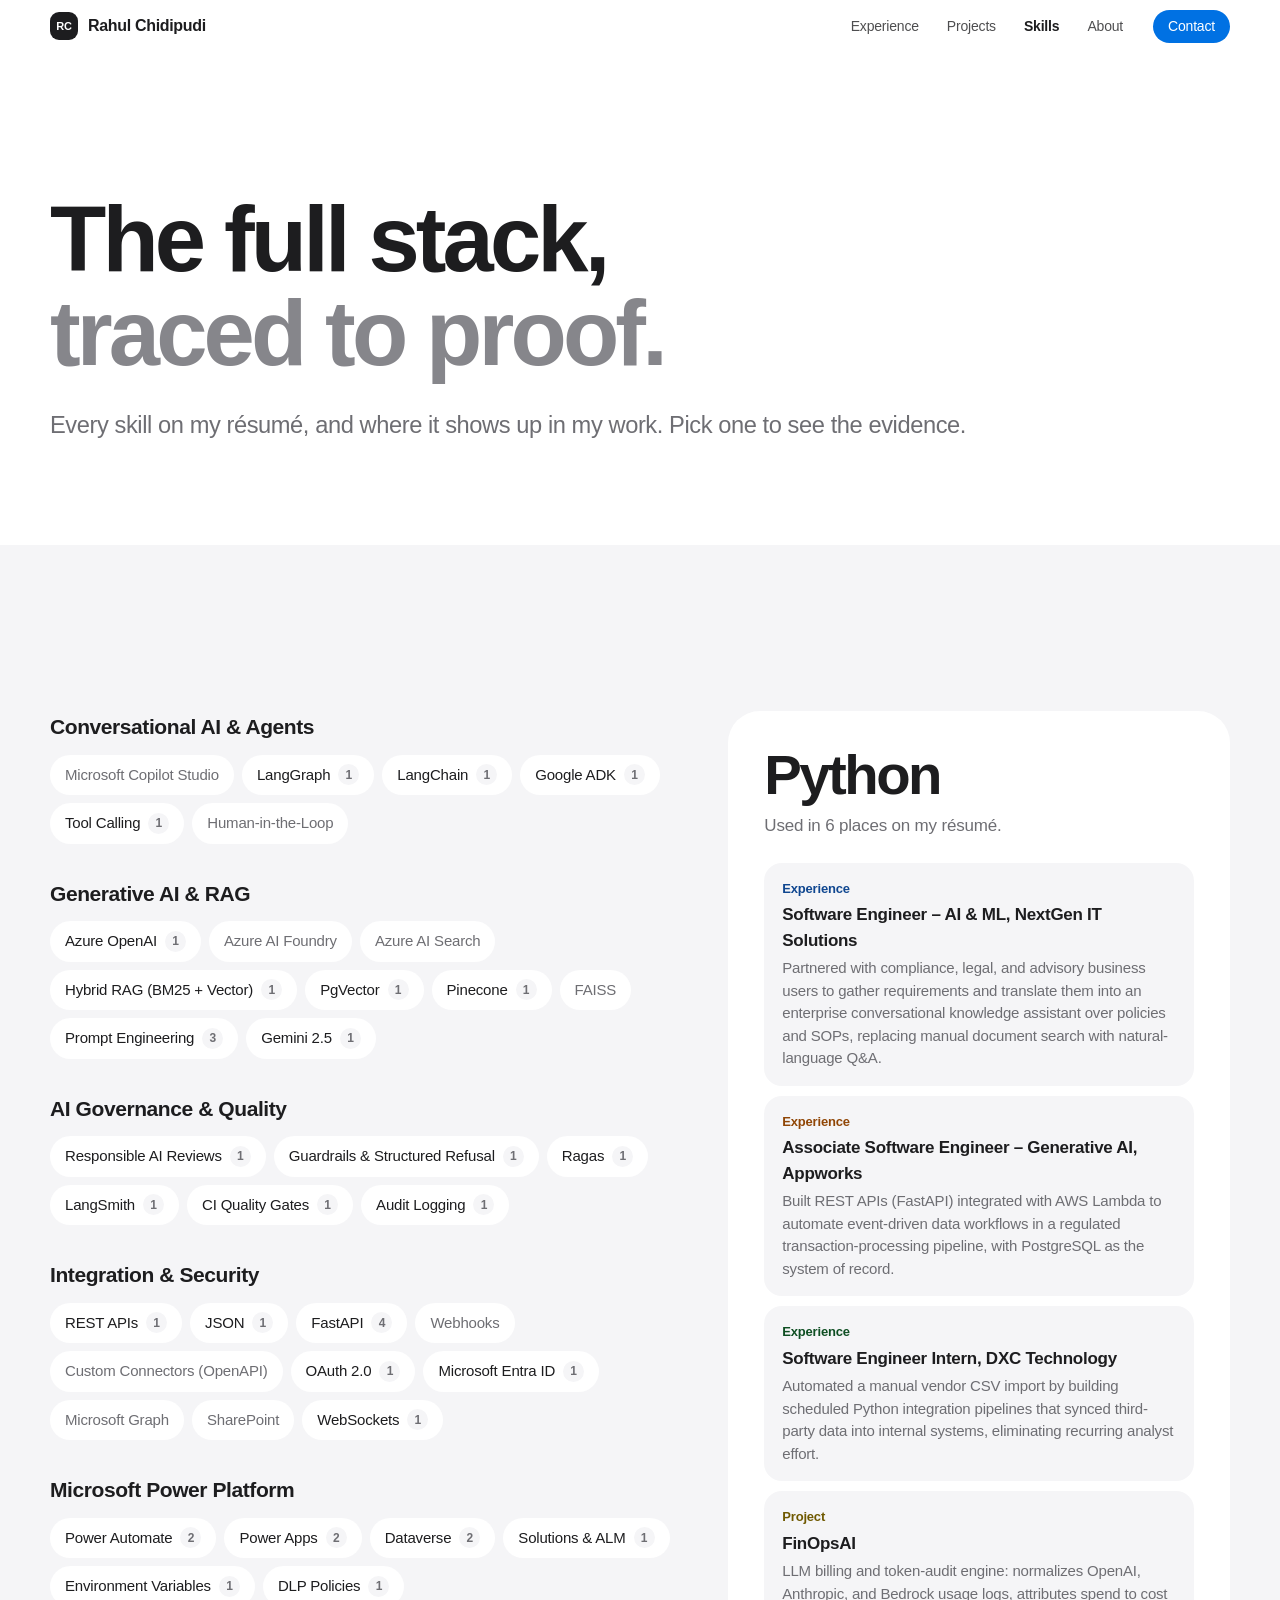
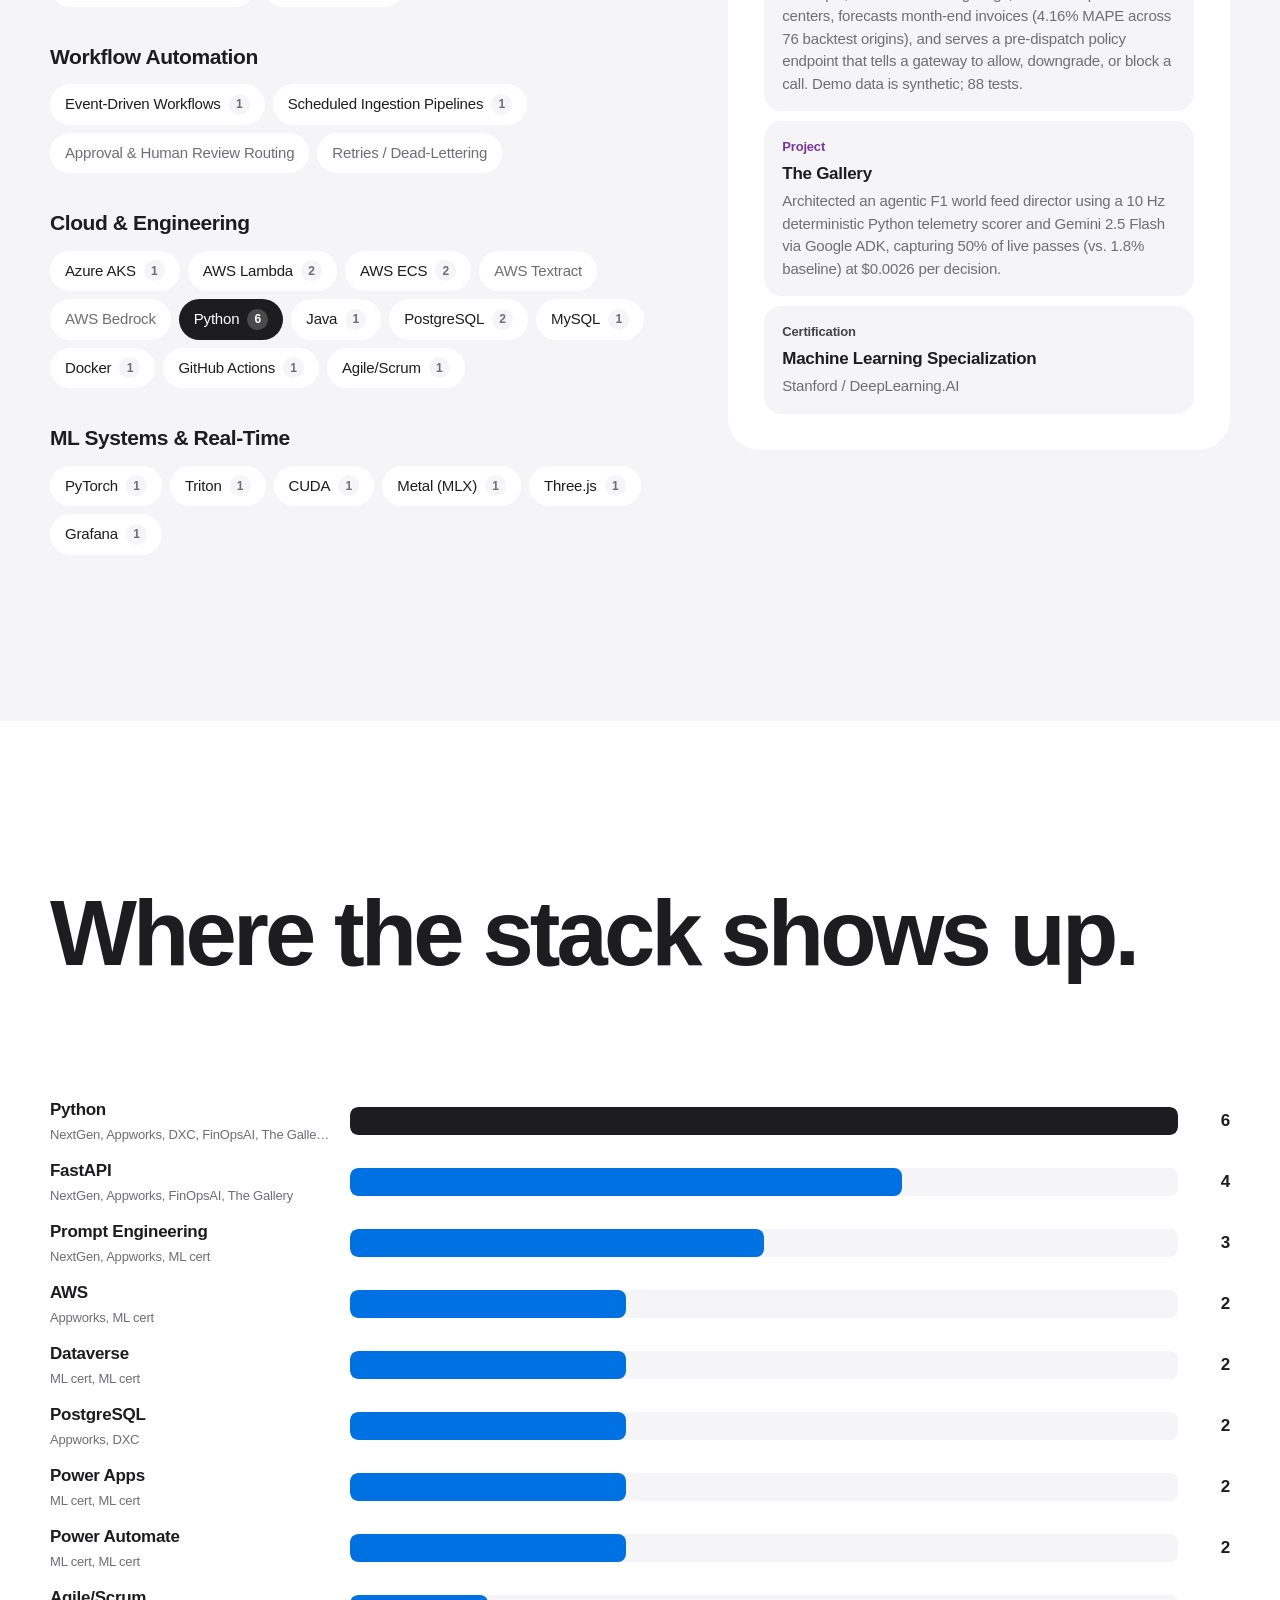
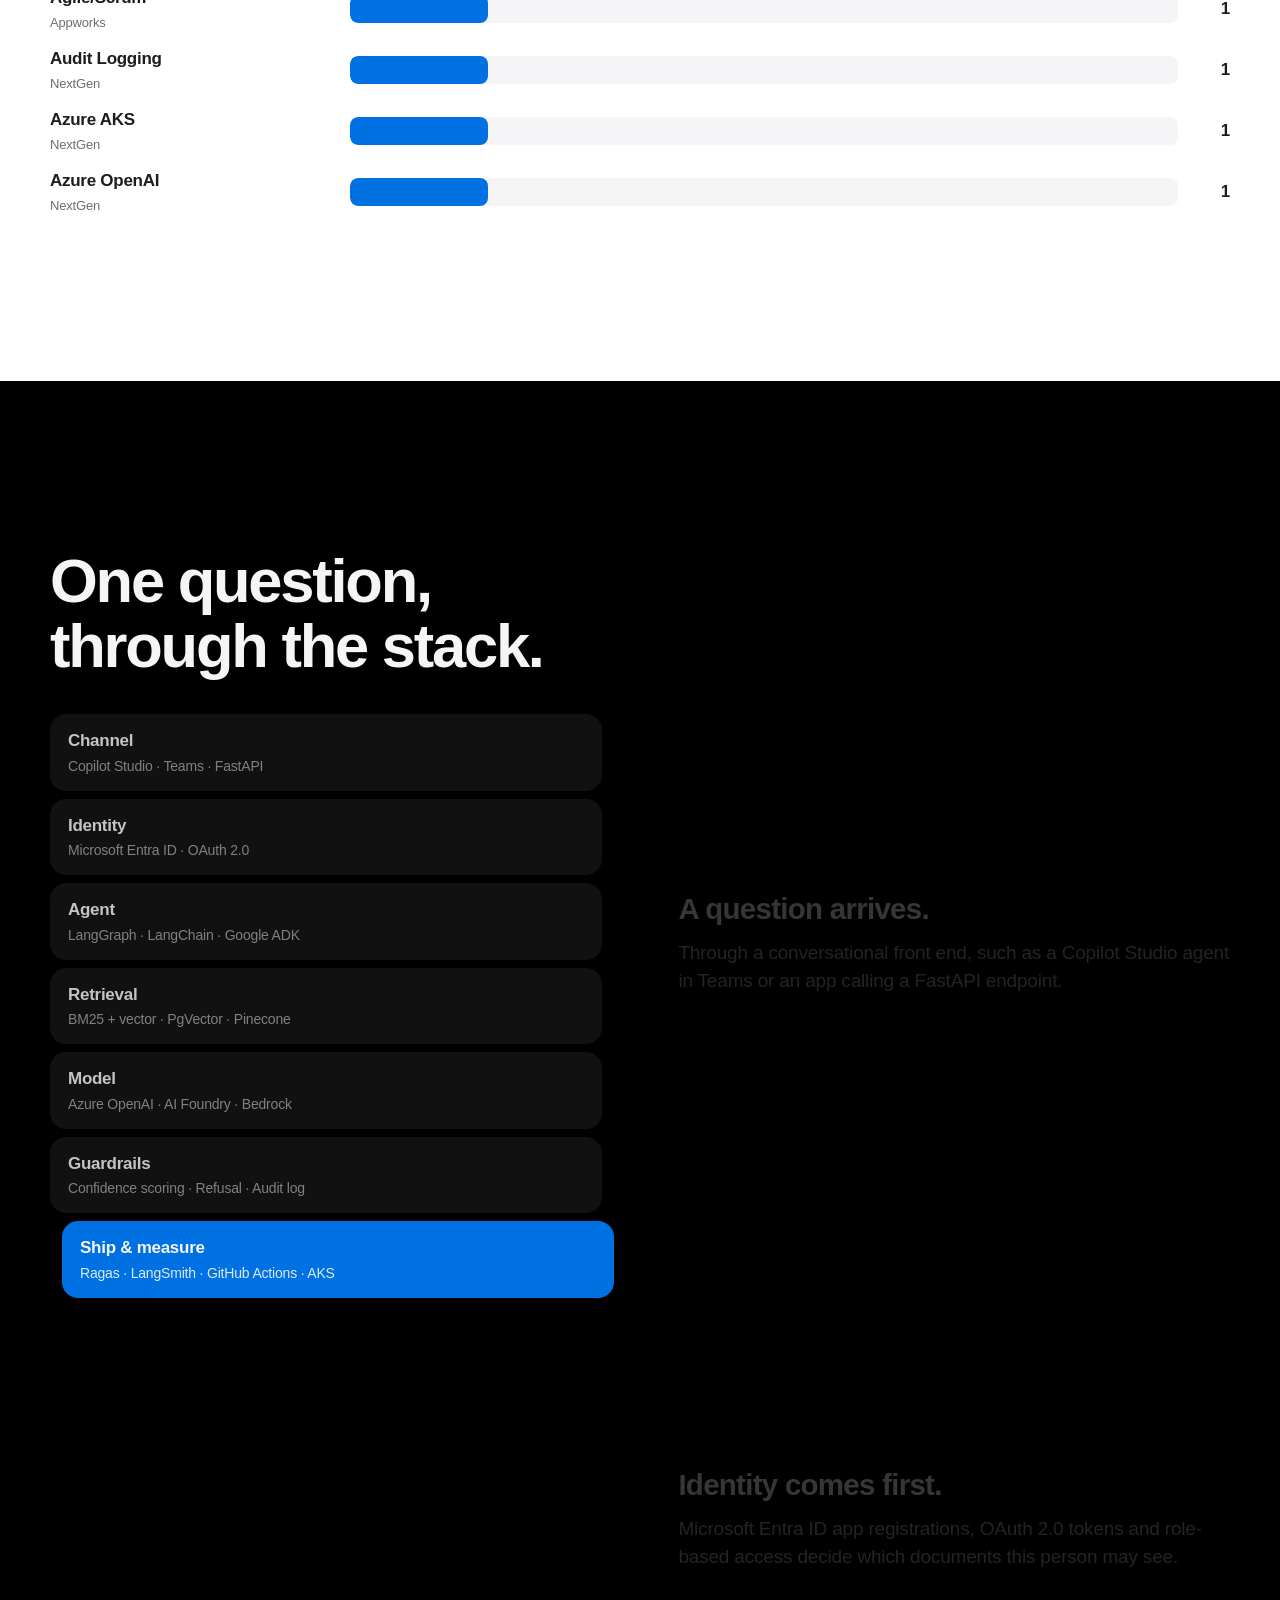
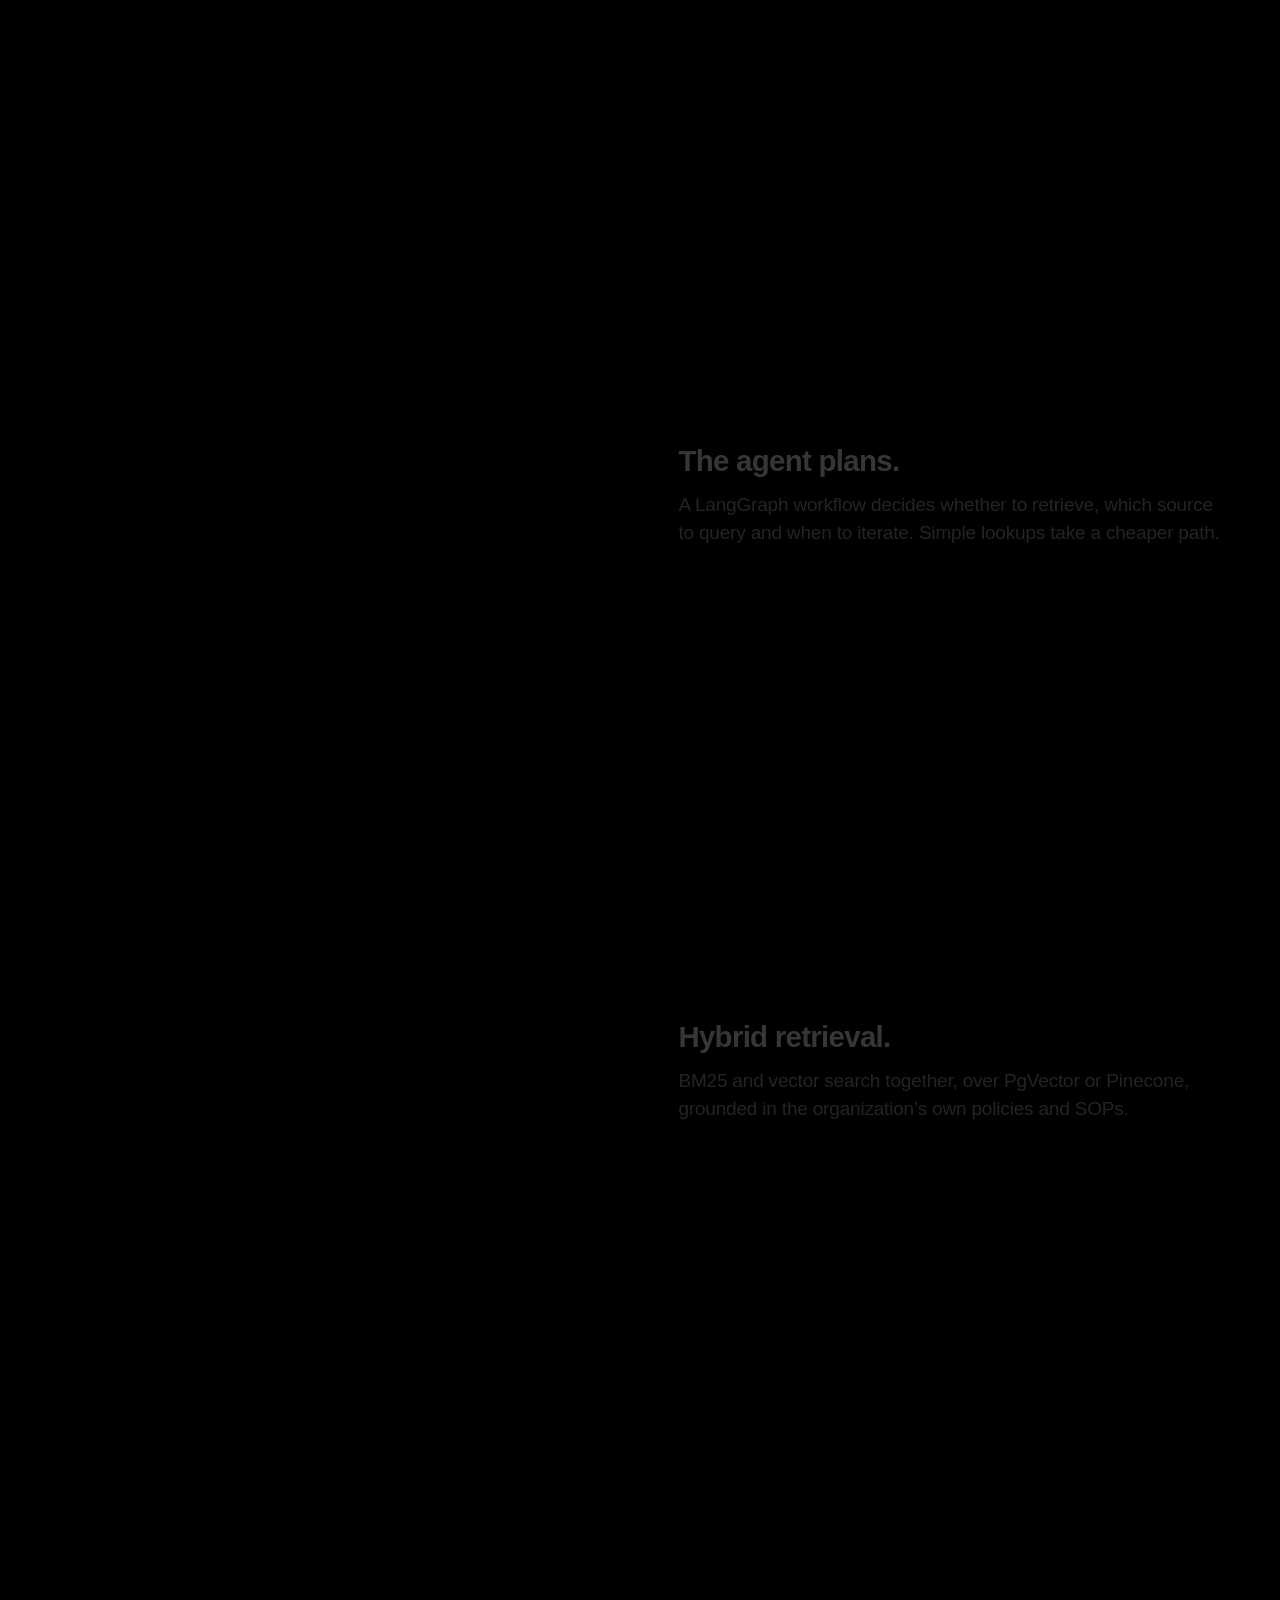
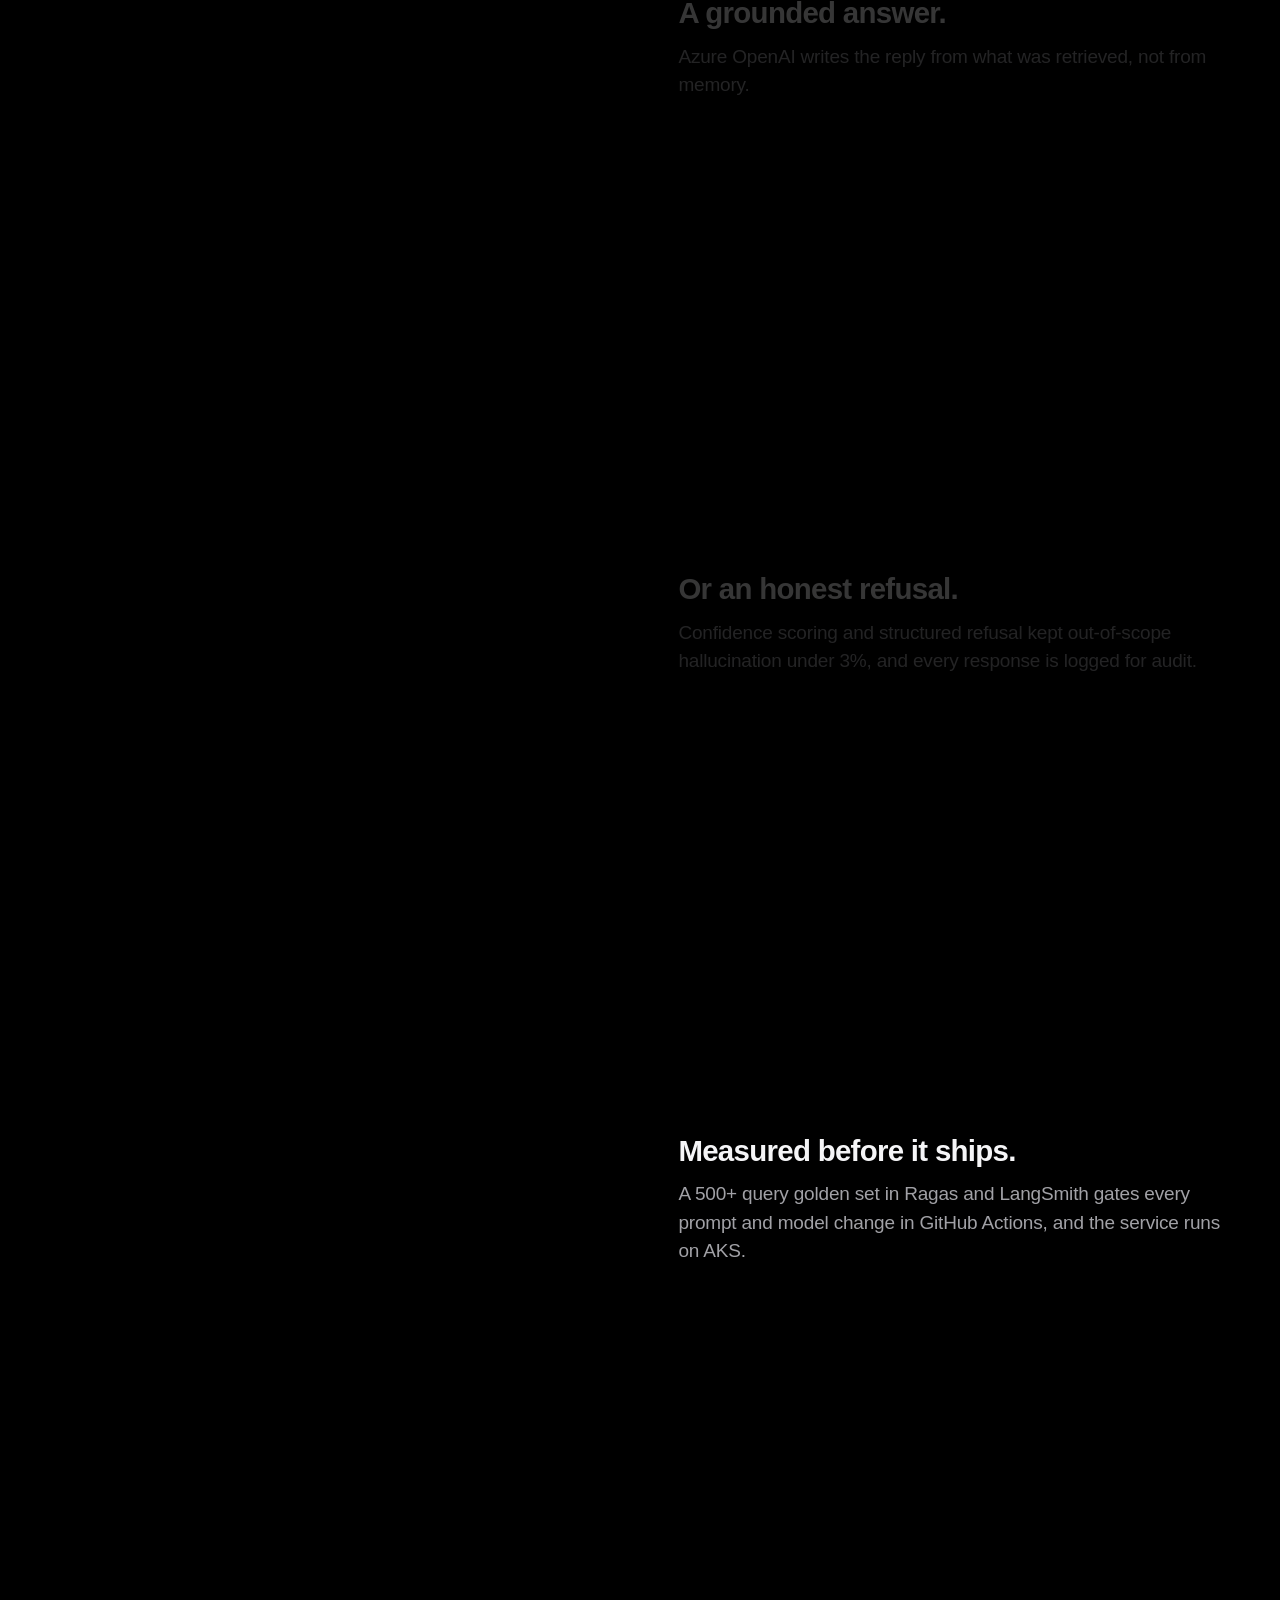
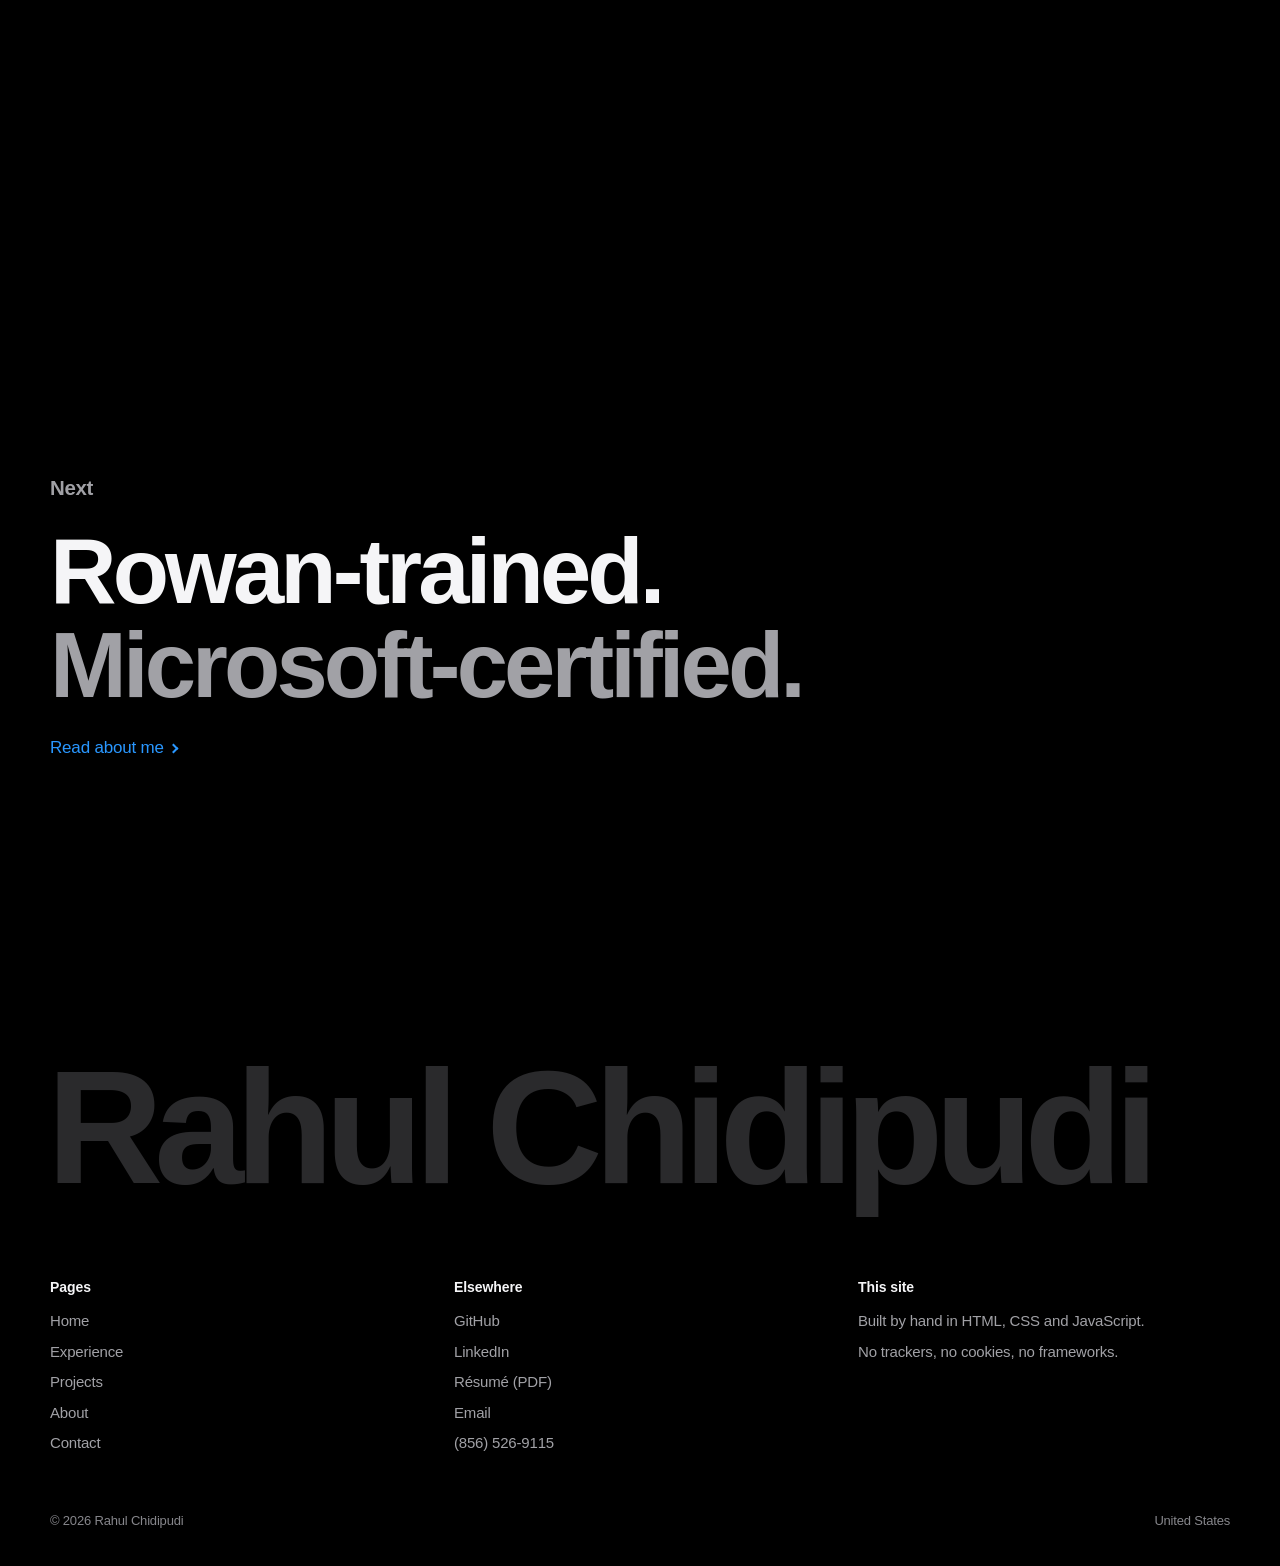
<file: skills.html>
<!doctype html>
<html lang="en">
<head>
  <meta charset="utf-8">
  <meta name="viewport" content="width=device-width, initial-scale=1, viewport-fit=cover">
  <title>Skills · Rahul Chidipudi</title>
  <meta name="description" content="Every skill on Rahul Chidipudi’s résumé, from RAG and AI agents to Power Platform and GPU kernels, traced to the roles, projects and certifications where it was used.">
  <meta name="theme-color" content="#ffffff">
  <link rel="canonical" href="https://rahu378.github.io/skills.html">
  <meta property="og:type" content="website">
  <meta property="og:url" content="https://rahu378.github.io/skills.html">
  <meta property="og:title" content="Skills · Rahul Chidipudi">
  <meta property="og:description" content="Every skill on Rahul Chidipudi’s résumé, traced to the roles, projects and certifications where it was used.">
  <meta property="og:image" content="https://rahu378.github.io/assets/img/rahul.jpg">
  <meta name="twitter:card" content="summary">
  <link rel="icon" href="assets/favicon.svg" type="image/svg+xml">
  <link rel="stylesheet" href="assets/css/site.css">
  <link rel="stylesheet" href="assets/css/skills.css">
  <script>document.documentElement.classList.add('js')</script>
  <script defer src="assets/js/data.js"></script>
  <script defer src="assets/js/site.js"></script>
  <script defer src="assets/js/skills.js"></script>
</head>
<body data-tone="light">
  <a class="skip" href="#main">Skip to content</a>

  <header class="nav" data-tone="light">
    <div class="nav-in">
      <a class="brand" href="index.html"><span class="brand-mark" aria-hidden="true"><span>RC</span></span><span>Rahul Chidipudi</span></a>
      <nav aria-label="Main">
        <ul class="nav-links">
          <li><a href="experience.html">Experience</a></li>
          <li><a href="projects.html">Projects</a></li>
          <li><a href="skills.html" aria-current="page">Skills</a></li>
          <li><a href="about.html">About</a></li>
        </ul>
      </nav>
      <a class="nav-cta" href="contact.html">Contact</a>
      <button class="nav-toggle" type="button" aria-expanded="false" aria-controls="menu" aria-label="Menu"><span></span><span></span></button>
    </div>
    <div class="nav-menu" id="menu" hidden>
      <ul>
        <li><a href="index.html">Home</a></li>
        <li><a href="experience.html">Experience</a></li>
        <li><a href="projects.html">Projects</a></li>
        <li><a href="skills.html">Skills</a></li>
        <li><a href="about.html">About</a></li>
        <li><a href="contact.html">Contact</a></li>
      </ul>
    </div>
  </header>

  <main id="main">
    <section class="page-hero" data-tone="light">
      <div class="wrap">
        <h1 class="t-display"><span class="rise"><span>The full stack,</span></span><span class="rise"><span class="dim" style="--i:1">traced to proof.</span></span></h1>
        <p class="t-lead muted fade-load">Every skill on my résumé, and where it shows up in my work. Pick one to see the evidence.</p>
      </div>
    </section>

    <section class="sec mist explorer-sec" data-tone="light">
      <div class="wrap explorer">
        <div class="groups" id="groups" aria-label="Skills by area">
          <noscript>
            <p>Conversational AI &amp; Agents: Microsoft Copilot Studio, LangGraph, LangChain, Google ADK, Tool Calling, Human-in-the-Loop. Microsoft Power Platform: Power Automate, Power Apps, Dataverse, Solutions &amp; ALM, Environment Variables, DLP Policies. Generative AI &amp; RAG: Azure OpenAI, Azure AI Foundry, Azure AI Search, Hybrid RAG (BM25 + Vector), PgVector, Pinecone, FAISS, Prompt Engineering. Integration &amp; Security: REST APIs, JSON, FastAPI, Webhooks, Custom Connectors (OpenAPI), OAuth 2.0, Microsoft Entra ID, Microsoft Graph, SharePoint. Workflow Automation: Power Automate, Event-Driven Workflows (AWS Lambda), Scheduled Ingestion Pipelines, Approval &amp; Human Review Routing, Retries / Dead-Lettering. AI Governance &amp; Quality: Responsible AI Reviews, Guardrails &amp; Structured Refusal, LLM Evaluation (Ragas, LangSmith), CI Quality Gates, Audit Logging. Cloud &amp; Engineering: Azure (AKS, OpenAI), AWS (Lambda, ECS, Textract, Bedrock), Python, Java, SQL (PostgreSQL, MySQL), Docker, GitHub Actions, Agile/Scrum.</p>
          </noscript>
        </div>
        <aside class="evidence" id="evidence" aria-live="polite">
          <p class="ev-empty">Pick a skill to see where it was used.</p>
        </aside>
      </div>
    </section>

    <section class="sec reach" data-tone="light">
      <div class="wrap">
        <h2 class="t-display reveal">Where the stack shows up.</h2>
        <p class="t-lead muted reveal reach-lead">How many roles, projects and certifications use each tool.</p>
        <ol class="bars" id="bars" role="list"></ol>
      </div>
    </section>

    <section class="story dark" id="story" data-tone="dark">
      <div class="wrap story-in">
        <div class="story-pin">
          <h2 class="t-title story-h">One question, through the stack.</h2>
          <ol class="layers" role="list" aria-hidden="true">
            <li data-l="0"><b>Channel</b><span>Copilot Studio · Teams · FastAPI</span></li>
            <li data-l="1"><b>Identity</b><span>Microsoft Entra ID · OAuth 2.0</span></li>
            <li data-l="2"><b>Agent</b><span>LangGraph · LangChain · Google ADK</span></li>
            <li data-l="3"><b>Retrieval</b><span>BM25 + vector · PgVector · Pinecone</span></li>
            <li data-l="4"><b>Model</b><span>Azure OpenAI · AI Foundry · Bedrock</span></li>
            <li data-l="5"><b>Guardrails</b><span>Confidence scoring · Refusal · Audit log</span></li>
            <li data-l="6"><b>Ship &amp; measure</b><span>Ragas · LangSmith · GitHub Actions · AKS</span></li>
          </ol>
        </div>
        <div class="steps">
          <article class="step" data-l="0" data-name="Channel">
            <h3 class="t-sub">A question arrives.</h3>
            <p>Through a conversational front end, such as a Copilot Studio agent in Teams or an app calling a FastAPI endpoint.</p>
          </article>
          <article class="step" data-l="1" data-name="Identity">
            <h3 class="t-sub">Identity comes first.</h3>
            <p>Microsoft Entra ID app registrations, OAuth 2.0 tokens and role-based access decide which documents this person may see.</p>
          </article>
          <article class="step" data-l="2" data-name="Agent">
            <h3 class="t-sub">The agent plans.</h3>
            <p>A LangGraph workflow decides whether to retrieve, which source to query and when to iterate. Simple lookups take a cheaper path.</p>
          </article>
          <article class="step" data-l="3" data-name="Retrieval">
            <h3 class="t-sub">Hybrid retrieval.</h3>
            <p>BM25 and vector search together, over PgVector or Pinecone, grounded in the organization’s own policies and SOPs.</p>
          </article>
          <article class="step" data-l="4" data-name="Model">
            <h3 class="t-sub">A grounded answer.</h3>
            <p>Azure OpenAI writes the reply from what was retrieved, not from memory.</p>
          </article>
          <article class="step" data-l="5" data-name="Guardrails">
            <h3 class="t-sub">Or an honest refusal.</h3>
            <p>Confidence scoring and structured refusal kept out-of-scope hallucination under 3%, and every response is logged for audit.</p>
          </article>
          <article class="step" data-l="6" data-name="Ship &amp; measure">
            <h3 class="t-sub">Measured before it ships.</h3>
            <p>A 500+ query golden set in Ragas and LangSmith gates every prompt and model change in GitHub Actions, and the service runs on AKS.</p>
          </article>
        </div>
      </div>
    </section>

    <section class="sec dark next-band" data-tone="dark">
      <div class="wrap next" data-stagger>
        <p class="t-kicker muted reveal">Next</p>
        <a class="next-link reveal" href="about.html"><span class="t-display">Rowan-trained.<br><span>Microsoft-certified.</span></span></a>
        <a class="more reveal" href="about.html">Read about me</a>
      </div>
    </section>
  </main>

  <footer class="foot" data-tone="dark">
    <div class="wrap">
      <p class="foot-word" aria-hidden="true">Rahul Chidipudi</p>
      <div class="foot-grid">
        <div>
          <h2>Pages</h2>
          <ul><li><a href="index.html">Home</a></li><li><a href="experience.html">Experience</a></li><li><a href="projects.html">Projects</a></li><li><a href="about.html">About</a></li><li><a href="contact.html">Contact</a></li></ul>
        </div>
        <div>
          <h2>Elsewhere</h2>
          <ul><li><a href="https://github.com/Rahu378" rel="noopener">GitHub</a></li><li><a href="https://www.linkedin.com/in/rahulchidipudi/" rel="noopener">LinkedIn</a></li><li><a href="resume/">Résumé (PDF)</a></li><li><a href="mailto:rahul.r24.c@gmail.com">Email</a></li><li><a href="tel:+18565269115">(856) 526-9115</a></li></ul>
        </div>
        <div>
          <h2>This site</h2>
          <ul><li>Built by hand in HTML, CSS and JavaScript.</li><li>No trackers, no cookies, no frameworks.</li></ul>
        </div>
      </div>
      <p class="foot-note"><span>© <span data-year>2026</span> Rahul Chidipudi</span><span>United States</span></p>
    </div>
  </footer>
</body>
</html>
</file>
<file: assets/css/site.css>
/* Shared foundation: tokens, type, layout, nav, footer and the motion helpers every page uses. */

:root {
  --font: -apple-system, BlinkMacSystemFont, "SF Pro Display", "SF Pro Text", "Helvetica Neue", "Segoe UI", Roboto, "Noto Sans", Arial, sans-serif;
  --mono: ui-monospace, "SF Mono", SFMono-Regular, Menlo, Consolas, monospace;

  --black: #000;
  --ink: #1d1d1f;
  --ink-2: #6e6e73;
  --paper: #fff;
  --mist: #f5f5f7;
  --mist-2: #e8e8ed;
  --night-1: #161617;
  --night-2: #1d1d1f;
  --night-3: #2c2c2e;
  --on-dark: #f5f5f7;
  --on-dark-2: #a1a1a6;

  --blue: #0071e3;
  --blue-hover: #0077ed;
  --link: #0066cc;
  --link-dark: #2997ff;
  --live: #ff453a;
  --ok: #30d158;

  --wrap: 1180px;
  --gutter: clamp(20px, 4vw, 48px);
  --sec: clamp(96px, 13vw, 184px);
  --nav-h: 52px;
  --r-xl: 32px;
  --r-lg: 24px;
  --r: 18px;
  --r-sm: 12px;

  --ease-out: cubic-bezier(.22, 1, .36, 1);
  --ease-io: cubic-bezier(.76, 0, .24, 1);
  --ease-soft: cubic-bezier(.33, 1, .68, 1);

  /* Chat wallpaper: an engineer's doodles (braces, a tag, a database, a cloud, a cog, coffee, a prompt, a bolt). */
  --doodle: url("data:image/svg+xml,%3Csvg xmlns='http://www.w3.org/2000/svg' width='180' height='180' viewBox='0 0 180 180' fill='none' stroke='%23e2dacd' stroke-width='2' stroke-linecap='round' stroke-linejoin='round'%3E%3Cpath d='M26 14c-6 0-7 3-7 8v5c0 3-2 5-5 5 3 0 5 2 5 5v5c0 5 1 8 7 8M40 14c6 0 7 3 7 8v5c0 3 2 5 5 5-3 0-5 2-5 5v5c0 5-1 8-7 8'/%3E%3Cpath d='M88 20l-10 12 10 12M112 20l10 12-10 12M104 16l-8 32'/%3E%3Cellipse cx='155' cy='20' rx='14' ry='5'/%3E%3Cpath d='M141 20v22c0 3 6 5 14 5s14-2 14-5V20M141 31c0 3 6 5 14 5s14-2 14-5'/%3E%3Cpath d='M24 112a10 10 0 0 1 1-20 14 14 0 0 1 27-3 10 10 0 0 1 2 23z'/%3E%3Ccircle cx='104' cy='98' r='8'/%3E%3Cpath d='M104 82v5M104 109v5M88 98h5M115 98h5M93 87l3 3M112 106l3 3M93 109l3-3M112 90l3-3'/%3E%3Cpath d='M142 90h18v14a9 9 0 0 1-18 0zM160 94h4a4 4 0 0 1 0 8h-4M147 82c0-3 3-3 3-6M154 82c0-3 3-3 3-6'/%3E%3Crect x='16' y='140' width='40' height='28' rx='5'/%3E%3Cpath d='M23 150l5 4-5 4M32 160h10'/%3E%3Cpath d='M84 144h30a6 6 0 0 1 6 6v10a6 6 0 0 1-6 6H96l-8 6v-6h-4a6 6 0 0 1-6-6v-10a6 6 0 0 1 6-6z'/%3E%3Cpath d='M150 138l-10 16h9l-4 14 12-18h-9l4-12z'/%3E%3C/svg%3E");
}

/* ---------- Reset ---------- */
*, *::before, *::after { box-sizing: border-box; }
html { -webkit-text-size-adjust: 100%; text-size-adjust: 100%; }
body {
  margin: 0;
  font-family: var(--font);
  font-size: 17px;
  line-height: 1.5;
  letter-spacing: -.011em;
  color: var(--ink);
  background: var(--paper);
  -webkit-font-smoothing: antialiased;
  -moz-osx-font-smoothing: grayscale;
  text-rendering: optimizeLegibility;
  overflow-x: clip;
}
img, svg, canvas, video { display: block; max-width: 100%; }
a { color: inherit; text-decoration: none; }
button, input, textarea, select { font: inherit; color: inherit; letter-spacing: inherit; }
button { cursor: pointer; }
h1, h2, h3, h4, p, ul, ol, figure, blockquote { margin: 0; }
ul[role="list"], ol[role="list"] { list-style: none; padding: 0; }
:focus-visible { outline: 3px solid var(--link-dark); outline-offset: 3px; border-radius: 8px; }
::selection { background: rgba(41, 151, 255, .32); }
[hidden] { display: none !important; }

.sr-only {
  position: absolute; width: 1px; height: 1px; padding: 0; margin: -1px;
  overflow: hidden; clip: rect(0 0 0 0); white-space: nowrap; border: 0;
}
.skip {
  position: fixed; left: 12px; top: -64px; z-index: 200;
  padding: 10px 16px; border-radius: 999px; background: var(--blue); color: #fff; font-size: 14px;
  transition: top .2s var(--ease-out);
}
.skip:focus { top: 10px; }

/* ---------- Page-to-page transitions ---------- */
@view-transition { navigation: auto; }
::view-transition-old(root) { animation: vt-out .26s var(--ease-out) both; }
::view-transition-new(root) { animation: vt-in .62s var(--ease-out) both; }
@keyframes vt-out { to { opacity: 0; transform: scale(.985); } }
@keyframes vt-in { from { opacity: 0; transform: translateY(28px); } }

/* ---------- Layout ---------- */
.wrap { width: min(100% - 2 * var(--gutter), var(--wrap)); margin-inline: auto; }
.wrap-wide { width: min(100% - 2 * var(--gutter), 1440px); margin-inline: auto; }
.sec { padding-block: var(--sec); position: relative; }
.dark { background: var(--black); color: var(--on-dark); }
.night { background: var(--night-1); color: var(--on-dark); }
.mist { background: var(--mist); }
.center { text-align: center; }
.center .t-lead { margin-inline: auto; }

/* ---------- Type ---------- */
.t-hero { font-size: clamp(54px, 10.4vw, 156px); font-weight: 700; line-height: .95; letter-spacing: -.052em; }
.t-display { font-size: clamp(38px, 7.2vw, 100px); font-weight: 700; line-height: 1.02; letter-spacing: -.042em; }
.t-title { font-size: clamp(34px, 4.8vw, 64px); font-weight: 700; line-height: 1.06; letter-spacing: -.036em; }
.t-sub { font-size: clamp(22px, 2.3vw, 30px); font-weight: 600; line-height: 1.18; letter-spacing: -.024em; }
.t-lead { font-size: clamp(19px, 1.85vw, 24px); font-weight: 500; line-height: 1.42; letter-spacing: -.018em; max-width: 40em; }
.t-small { font-size: 14px; line-height: 1.45; letter-spacing: -.006em; }
.t-kicker { font-size: clamp(17px, 1.6vw, 21px); font-weight: 600; letter-spacing: -.016em; }
h1, h2, h3, .t-lead, .t-sub { text-wrap: balance; }
.muted { color: var(--ink-2); }
.dark .muted, .night .muted { color: var(--on-dark-2); }
.num { font-variant-numeric: tabular-nums; }
.lead-gap { margin-top: clamp(16px, 2vw, 24px); }

.metal {
  background: linear-gradient(100deg, #8e8e93 0%, #f5f5f7 22%, #c7c7cc 40%, #ffffff 52%, #a1a1a6 70%, #e5e5ea 100%);
  background-size: 220% 100%;
  background-position: 100% 0;
  -webkit-background-clip: text;
  background-clip: text;
  color: transparent;
}
html.js .ready .metal { animation: sheen 2.6s var(--ease-soft) .35s both; }
@keyframes sheen { from { background-position: 100% 0; } to { background-position: 0% 0; } }

/* ---------- Controls ---------- */
.btn {
  display: inline-flex; align-items: center; justify-content: center; gap: 8px;
  min-height: 46px; padding: 0 24px; border: 0; border-radius: 999px;
  background: var(--blue); color: #fff; font-size: 17px; font-weight: 500; letter-spacing: -.016em;
  transition: background-color .18s ease, transform .14s var(--ease-out);
}
.btn:hover { background: var(--blue-hover); }
.btn:active { transform: scale(.97); }
.btn-quiet { background: rgba(0, 0, 0, .06); color: var(--ink); }
.btn-quiet:hover { background: rgba(0, 0, 0, .1); }
.dark .btn-quiet, .night .btn-quiet { background: rgba(255, 255, 255, .12); color: var(--on-dark); }
.dark .btn-quiet:hover, .night .btn-quiet:hover { background: rgba(255, 255, 255, .2); }
.btn-sm { min-height: 36px; padding: 0 16px; font-size: 15px; }

.more { display: inline-flex; align-items: center; gap: 4px; color: var(--link); font-size: 17px; font-weight: 500; }
.dark .more, .night .more { color: var(--link-dark); }
.more::after {
  content: ""; width: 7px; height: 7px; margin-left: 2px;
  border-right: 2px solid currentColor; border-top: 2px solid currentColor;
  transform: rotate(45deg); transition: transform .2s var(--ease-out);
}
.more:hover { text-decoration: underline; text-underline-offset: 3px; }
.more:hover::after { transform: translateX(3px) rotate(45deg); }
.cta-row { display: flex; flex-wrap: wrap; align-items: center; gap: 16px 28px; }
.center .cta-row { justify-content: center; }

.chip {
  display: inline-flex; align-items: center; gap: 6px;
  padding: 6px 13px; border-radius: 999px; font-size: 14px; font-weight: 500;
  background: var(--mist); color: var(--ink);
}
.dark .chip, .night .chip { background: var(--night-3); color: var(--on-dark); }
.chips { display: flex; flex-wrap: wrap; gap: 8px; list-style: none; padding: 0; }

.live-dot { display: inline-block; width: 8px; height: 8px; border-radius: 50%; background: var(--live); position: relative; flex: none; }
.live-dot::after {
  content: ""; position: absolute; inset: 0; border-radius: 50%; background: inherit;
  animation: pulse 1.8s var(--ease-out) infinite;
}
@keyframes pulse { from { transform: scale(1); opacity: .7; } to { transform: scale(3); opacity: 0; } }

/* Portrait fallback: a monogram until assets/img/rahul.jpg exists. */
.ph-mono { display: none; }
.no-photo img { display: none; }
.no-photo .ph-mono {
  display: grid; place-items: center; position: absolute; inset: 0;
  font-size: clamp(96px, 12vw, 180px); font-weight: 800; letter-spacing: -.06em; color: rgba(0, 0, 0, .14);
}

/* ---------- Navigation ---------- */
.nav {
  position: fixed; inset: 0 0 auto; z-index: 100; height: var(--nav-h);
  color: var(--ink); view-transition-name: site-nav;
  transition: color .3s ease;
}
.nav::before {
  content: ""; position: absolute; inset: 0; z-index: -1;
  background: rgba(255, 255, 255, .74);
  -webkit-backdrop-filter: saturate(180%) blur(20px);
  backdrop-filter: saturate(180%) blur(20px);
  transition: background-color .3s ease;
}
.nav[data-tone="dark"] { color: var(--on-dark); }
.nav[data-tone="dark"]::before { background: rgba(22, 22, 23, .74); }
.nav-in { height: 100%; display: flex; align-items: center; gap: 30px; width: min(100% - 2 * var(--gutter), var(--wrap)); margin-inline: auto; }
.brand { display: flex; align-items: center; gap: 10px; margin-right: auto; font-size: 16px; font-weight: 700; letter-spacing: -.02em; }
.brand-mark {
  display: grid; place-items: center; width: 28px; height: 28px; border-radius: 9px;
  background: currentColor; font-size: 11px; font-weight: 800; letter-spacing: -.02em;
}
.brand-mark span { color: var(--paper); }
.nav[data-tone="dark"] .brand-mark span { color: var(--black); }
.nav-links { display: flex; gap: 28px; list-style: none; margin: 0; padding: 0; font-size: 14px; }
.nav-links a { opacity: .78; transition: opacity .18s ease; padding-block: 14px; }
.nav-links a:hover { opacity: 1; }
.nav-links a[aria-current="page"] { opacity: 1; font-weight: 600; }
.nav-cta { font-size: 14px; font-weight: 500; padding: 6px 15px; border-radius: 999px; background: var(--blue); color: #fff; transition: background-color .18s ease, transform .14s var(--ease-out); }
.nav-cta:hover { background: var(--blue-hover); }
.nav-cta:active { transform: scale(.96); }
.nav-cta[aria-current="page"] { background: rgba(127, 127, 127, .24); color: inherit; }
.nav-toggle { display: none; flex-direction: column; justify-content: center; align-items: center; gap: 6px; width: 44px; height: 44px; margin-right: -10px; border: 0; background: none; }
.nav-toggle span { display: block; width: 18px; height: 1.5px; background: currentColor; border-radius: 2px; transition: transform .3s var(--ease-out); }
.nav.open .nav-toggle span:first-child { transform: translateY(3.75px) rotate(45deg); }
.nav.open .nav-toggle span:last-child { transform: translateY(-3.75px) rotate(-45deg); }
.nav-menu {
  position: fixed; inset: var(--nav-h) 0 0; z-index: 99; overflow-y: auto;
  padding: 18px var(--gutter) 48px; background: var(--paper); color: var(--ink);
}
.nav[data-tone="dark"] .nav-menu { background: var(--black); color: var(--on-dark); }
.nav-menu ul { list-style: none; padding: 0; margin: 0; }
.nav-menu a {
  display: block; padding: 8px 0; font-size: 30px; font-weight: 700; letter-spacing: -.035em;
  opacity: 0; transform: translateY(-10px);
}
.nav.open .nav-menu a { animation: menu-in .5s var(--ease-out) forwards; animation-delay: calc(var(--i, 0) * 45ms + 40ms); }
@keyframes menu-in { to { opacity: 1; transform: none; } }
.nav-menu p { margin-top: 28px; }

@media (max-width: 820px) {
  .nav-links, .nav-cta { display: none; }
  .nav-toggle { display: flex; }
}

/* ---------- Page hero (inner pages) ---------- */
.page-hero { padding-top: calc(var(--nav-h) + clamp(72px, 11vw, 150px)); padding-bottom: clamp(56px, 8vw, 112px); }
.page-hero .t-lead { margin-top: clamp(18px, 2.2vw, 28px); }
.page-hero .cta-row { margin-top: 32px; }

/* ---------- Motion helpers ---------- */
html.js .reveal {
  opacity: 0; transform: translateY(30px);
  transition: opacity .9s var(--ease-out), transform .9s var(--ease-out);
  transition-delay: calc(var(--i, 0) * 80ms);
}
html.js .reveal.scale { transform: scale(.94); }
html.js .reveal.left { transform: translateX(-36px); }
html.js .reveal.in { opacity: 1; transform: none; }

.rise { display: block; overflow: hidden; padding-bottom: .08em; margin-bottom: -.08em; }
.rise > span { display: inline-block; }
html.js .rise > span { transform: translateY(108%); }
html.js .ready .rise > span { transform: none; transition: transform 1.15s var(--ease-out); transition-delay: calc(var(--i, 0) * 110ms + 80ms); }

html.js .fade-load { opacity: 0; transform: translateY(16px); }
html.js .ready .fade-load { opacity: 1; transform: none; transition: opacity 1s var(--ease-out), transform 1s var(--ease-out); transition-delay: calc(var(--i, 0) * 110ms + 300ms); }

[data-words] .w { transition: color .25s linear, opacity .25s linear; }
html.js [data-words] .w { opacity: .18; }
html.js [data-words] .w.on { opacity: 1; }

/* ---------- Next-page band ---------- */
.next { display: grid; gap: 22px; }
.next a.next-link { display: inline-block; transition: opacity .2s ease; }
.next a.next-link:hover { opacity: .72; }
.next .t-display span { color: var(--on-dark-2); }

/* ---------- Footer ---------- */
.foot { padding: clamp(80px, 10vw, 140px) 0 36px; background: var(--black); color: var(--on-dark); overflow: hidden; }
.foot-word {
  font-size: 12.6vw; font-weight: 700; letter-spacing: -.055em; line-height: .9; white-space: nowrap;
  color: #2a2a2c; margin-left: calc(-.02em);
}
.foot-grid { display: grid; grid-template-columns: repeat(3, minmax(0, 1fr)); gap: 32px; margin-top: clamp(40px, 6vw, 80px); }
.foot h2 { font-size: 14px; font-weight: 600; color: var(--on-dark); margin-bottom: 12px; letter-spacing: -.006em; }
.foot ul { list-style: none; padding: 0; margin: 0; display: grid; gap: 8px; font-size: 15px; color: var(--on-dark-2); }
.foot a { transition: color .18s ease; }
.foot a:hover { color: var(--on-dark); }
.foot-note { margin-top: 56px; font-size: 13px; color: #86868b; display: flex; flex-wrap: wrap; justify-content: space-between; gap: 8px 24px; }
@media (max-width: 720px) { .foot-grid { grid-template-columns: 1fr 1fr; } .foot-grid > :last-child { grid-column: 1 / -1; } }

@media (prefers-reduced-motion: reduce) {
  *, *::before, *::after { animation-duration: .01ms !important; animation-iteration-count: 1 !important; transition-duration: .01ms !important; scroll-behavior: auto !important; }
  html.js .reveal, html.js .rise > span, html.js .fade-load { opacity: 1 !important; transform: none !important; }
  html.js [data-words] .w { opacity: 1; }
  @view-transition { navigation: none; }
}
</file>
<file: assets/css/home.css>
/* Home: keynote hero, scrubbed latency, numbers, chat teaser, sideways projects. */

/* ---------- Hero ---------- */
.hero {
  min-height: 100vh; min-height: 100svh;
  padding-top: calc(var(--nav-h) + clamp(40px, 7vh, 88px));
  display: flex; flex-direction: column; overflow: hidden;
}
.hero-copy {
  position: relative; z-index: 2;
  transform: translateY(calc(var(--hp, 0) * -90px));
  opacity: calc(1 - var(--hp, 0) * 1.7);
}
.hero-kicker { color: var(--on-dark-2); margin-bottom: 12px; }
.hero-tag { margin-top: 18px; }
.hero-sub { margin: 10px auto 0; max-width: 28em; color: var(--on-dark-2); font-weight: 400; }
.hero-copy .cta-row { margin-top: 30px; }
.hero-stage {
  position: relative; flex: 1; min-height: 360px; margin: clamp(8px, 3vh, 40px) 0 0;
  transform: scale(calc(1 + var(--hp, 0) * .22)); transform-origin: 50% 20%;
}
#mesh { position: absolute; inset: 0; width: 100%; height: 100%; }
.hero-readout {
  position: absolute; left: 50%; bottom: clamp(18px, 4vh, 36px); transform: translateX(-50%);
  display: flex; flex-wrap: wrap; justify-content: center; gap: 6px 22px;
  width: max-content; max-width: calc(100% - 32px);
  font-size: 13px; color: var(--on-dark-2);
}
.ro { display: inline-flex; align-items: center; gap: 8px; }
@media (max-width: 600px) {
  .hero-stage { display: flex; flex-direction: column; min-height: 420px; }
  #mesh { position: relative; flex: 1; }
  .hero-readout { position: static; transform: none; width: auto; max-width: none; margin: 0 16px 24px; }
}
.ro b { color: var(--on-dark); font-weight: 600; }

/* ---------- Statement ---------- */
.statement { padding-block: clamp(120px, 18vw, 260px); }
.t-statement { font-size: clamp(30px, 4.5vw, 64px); font-weight: 600; line-height: 1.1; letter-spacing: -.034em; max-width: 19em; }

/* ---------- Portrait reveal ----------
   --a: the portrait grows and brightens; --b: it moves aside and the copy and callouts arrive.
   Both default to 1, the finished state, which is what phones and reduced motion get. */
.meet { --gap: clamp(40px, 6vw, 96px); }
.meet-pin { padding-block: var(--sec); }
.meet-in { display: grid; grid-template-columns: minmax(0, 1fr) minmax(0, 1fr); gap: var(--gap); align-items: center; }
.meet-copy .t-lead { margin-top: 20px; font-weight: 400; }
.meet-facts { display: grid; gap: 16px; margin: 34px 0 30px; }
.meet-facts li { display: grid; gap: 2px; }
.meet-facts b { font-size: 19px; font-weight: 600; letter-spacing: -.018em; }
.meet-facts span { font-size: 15px; color: var(--on-dark-2); }
.meet-photo { margin: 0; }
.meet-stage { position: relative; width: min(100%, calc((100svh - 150px) * .8)); margin-inline: auto; }
.meet-frame { position: relative; aspect-ratio: 4 / 5; overflow: hidden; border-radius: 32px; background: #c9ccd2; }
.meet-frame img { width: 100%; height: 100%; object-fit: cover; object-position: 50% 24%; }
.meet-badge {
  position: absolute; display: inline-flex; align-items: baseline; gap: 6px; white-space: nowrap;
  padding: 10px 16px; border-radius: 999px; font-size: 14px; color: var(--ink);
  background: rgba(255, 255, 255, .84);
  -webkit-backdrop-filter: saturate(180%) blur(16px);
  backdrop-filter: saturate(180%) blur(16px);
  box-shadow: 0 18px 40px -18px rgba(0, 0, 0, .55);
}
.meet-badge b { font-weight: 700; letter-spacing: -.02em; }
.b1 { top: 12%; left: -14%; --k: .35; }
.b2 { top: 48%; right: -10%; --k: 1; }
.b3 { bottom: 10%; left: -8%; --k: 1.65; }

@media (min-width: 821px) {
  html.js .meet { height: 250vh; }
  html.js .meet-pin {
    position: sticky; top: 0; height: 100vh; height: 100svh; overflow: hidden;
    display: grid; align-items: center; padding-block: calc(var(--nav-h) + 16px) 24px;
  }
  html.js .meet-photo { transform: translateX(calc((1 - var(--b, 1)) * (-50% - var(--gap) / 2))); }
  html.js .meet-stage { transform: scale(calc(.6 + var(--a, 1) * .48 - var(--b, 1) * .08)); }
  html.js .meet-frame { border-radius: calc(60px - var(--a, 1) * 28px); }
  html.js .meet-frame img { transform: scale(calc(1.28 - var(--a, 1) * .28)); filter: brightness(calc(.4 + var(--a, 1) * .6)); }
  html.js .meet-copy { opacity: clamp(0, calc((var(--b, 1) - .45) * 1.82), 1); transform: translateX(calc((1 - var(--b, 1)) * -48px)); }
  html.js .meet-badge {
    opacity: clamp(0, calc(var(--b, 1) * 3 - var(--k)), 1);
    transform: translateY(calc((1 - var(--b, 1)) * 36px)) scale(calc(.9 + var(--b, 1) * .1));
  }
}
@media (max-width: 820px) {
  .meet-in { grid-template-columns: minmax(0, 1fr); }
  .meet-photo { order: -1; }
  .meet-stage { width: min(100%, 440px); }
  .b1 { left: -4px; } .b2 { right: -4px; } .b3 { left: -4px; }
}

/* ---------- Latency ---------- */
.latency-pin { padding-block: var(--sec); }
html.js .latency { height: 260vh; }
html.js .latency-pin { position: sticky; top: 0; height: 100vh; height: 100svh; display: grid; align-items: center; padding-block: 0; overflow: hidden; }
.lat-num {
  display: flex; align-items: baseline; margin: 10px 0 28px -.05em;
  font-size: clamp(120px, 26vw, 360px); font-weight: 700; line-height: .86; letter-spacing: -.065em;
}
.lat-unit { font-size: .24em; letter-spacing: -.02em; margin-left: .14em; color: var(--on-dark-2); }
.lat-bar { height: 10px; border-radius: 99px; background: var(--night-3); overflow: hidden; max-width: 920px; }
.lat-bar span {
  display: block; height: 100%; border-radius: inherit; transform-origin: left center;
  transform: scaleX(var(--s, 1)); background: hsl(var(--hue, 4) 80% 55%);
}
.lat-cap { margin-top: 32px; }
.lat-sub { margin-top: 8px; font-weight: 400; }
.lat-out { margin-top: 26px; color: var(--ok); }
html.js .lat-out { opacity: 0; transform: translateY(24px); transition: opacity .7s var(--ease-out), transform .7s var(--ease-out); }
html.js .lat-out.on { opacity: 1; transform: none; }

/* ---------- Numbers ---------- */
.bento-lead { margin-top: 18px; font-weight: 400; }
.bento {
  display: grid; gap: 20px; margin-top: clamp(48px, 6vw, 80px);
  grid-template-columns: repeat(6, minmax(0, 1fr));
  grid-template-areas:
    "dep dep dep dep sha sha"
    "wat wat cov cov sha sha"
    "p99 p99 p99 bat bat bat";
}
.tile { background: var(--paper); border-radius: var(--r-xl); padding: clamp(26px, 3vw, 40px); display: flex; flex-direction: column; overflow: hidden; min-height: 300px; }
.tile-num { font-size: clamp(48px, 5.6vw, 80px); font-weight: 700; letter-spacing: -.05em; line-height: 1; }
.tile-h { font-size: 21px; font-weight: 600; letter-spacing: -.02em; line-height: 1.25; margin-top: 10px; }
.tile-p { color: var(--ink-2); margin-top: 6px; max-width: 30em; }
.tile-deploy { grid-area: dep; }
.tile-shadow { grid-area: sha; background: var(--black); color: var(--on-dark); }
.tile-shadow .tile-p { color: var(--on-dark-2); }
.tile-watch { grid-area: wat; }
.tile-cover { grid-area: cov; position: relative; }
.tile-p99 { grid-area: p99; }
.tile-batch { grid-area: bat; }

.deploy-bars { margin-top: auto; padding-top: 28px; display: grid; gap: 12px; }
.deploy-bars > div { display: grid; grid-template-columns: 64px 1fr; align-items: center; gap: 12px; font-size: 14px; color: var(--ink-2); }
.db-t { height: 14px; border-radius: 99px; background: var(--mist); overflow: hidden; }
.db-t i { display: block; height: 100%; border-radius: inherit; background: #c7c7cc; transform-origin: left; transform: scaleX(var(--w)); }
.db-t i.db-blue { background: var(--blue); }
html.js .tile .db-t i { transform: scaleX(0); transition: transform 1.4s var(--ease-out) .3s; }
html.js .tile.in .db-t i { transform: scaleX(var(--w)); }

.lanes { margin-top: auto; padding-top: 30px; width: 100%; height: auto; overflow: visible; }

.svc-grid { margin-top: auto; padding-top: 26px; display: grid; grid-template-columns: repeat(5, 1fr); gap: 8px; max-width: 260px; }
.svc-grid i { aspect-ratio: 1; border-radius: 8px; background: var(--ok); opacity: .9; }
.svc-grid i.blink { animation: svc 3.6s ease-in-out infinite; }
@keyframes svc { 0%, 55%, 100% { background: var(--ok); } 62%, 78% { background: #ff9f0a; } }

.ring { position: absolute; right: clamp(22px, 3vw, 36px); top: clamp(22px, 3vw, 36px); width: 92px; height: 92px; transform: rotate(-90deg); }
.ring-val { stroke-dashoffset: calc(100 - var(--v)); }
html.js .tile .ring-val { stroke-dashoffset: 100; transition: stroke-dashoffset 1.8s var(--ease-out) .25s; }
html.js .tile.in .ring-val { stroke-dashoffset: calc(100 - var(--v)); }

.hist { margin-top: auto; padding-top: 24px; width: 100%; height: 110px; }
html.js .tile .hist rect { transform: scaleY(0); transform-origin: bottom; transform-box: fill-box; transition: transform .9s var(--ease-out); }
html.js .tile.in .hist rect { transform: none; }
.hist rect:nth-child(n) { transition-delay: calc(var(--n, 0) * 40ms); }

.batch { margin-top: auto; padding-top: 26px; display: grid; gap: 14px; }
.batch-many { display: flex; gap: 2px; height: 46px; align-items: flex-end; }
.batch-many i { flex: 1; height: 100%; border-radius: 2px; background: #ffd60a; }
.batch-many i:nth-child(odd) { opacity: .7; }
html.js .tile .batch-many i { transform: scaleY(0); transform-origin: bottom; transition: transform .5s var(--ease-out); }
html.js .tile.in .batch-many i { transform: none; }

@media (max-width: 1000px) {
  .bento { grid-template-columns: 1fr 1fr; grid-template-areas: "dep dep" "sha sha" "wat cov" "p99 p99" "bat bat"; }
}
@media (max-width: 640px) {
  .bento { grid-template-columns: 1fr; grid-template-areas: "dep" "sha" "wat" "cov" "p99" "bat"; }
  .tile { min-height: 0; }
}

/* ---------- Chat teaser ---------- */
.tease-grid { display: grid; grid-template-columns: minmax(0, 1fr) minmax(0, 1fr); gap: clamp(40px, 6vw, 96px); align-items: center; }
.tease-copy .t-lead { margin-top: 20px; font-weight: 400; }
.tease-copy .cta-row { margin-top: 32px; }
.phone-wrap { perspective: 1600px; display: grid; place-items: center; }
.phone {
  width: 300px; height: 620px; padding: 11px; border-radius: 56px; background: #1d1d1f;
  box-shadow: inset 0 0 0 2px #48484a, 0 60px 120px -40px rgba(0, 0, 0, .45);
  transform-origin: 50% 100%;
  transform: rotateX(calc((1 - var(--tp, 1)) * 34deg)) translateY(calc((1 - var(--tp, 1)) * 90px)) scale(calc(.88 + var(--tp, 1) * .12));
}
.phone-screen {
  position: relative; height: 100%; border-radius: 46px; overflow: hidden; display: flex; flex-direction: column;
  background-color: #efeae2; background-image: var(--doodle); background-size: 180px;
}
.phone-island { position: absolute; top: 11px; left: 50%; width: 92px; height: 27px; border-radius: 20px; background: #000; transform: translateX(-50%); z-index: 3; }
.phone-head { display: flex; align-items: center; gap: 10px; padding: 50px 16px 10px; background: #fff; }
.ph-av { width: 34px; height: 34px; border-radius: 50%; display: grid; place-items: center; color: #fff; font-size: 12px; font-weight: 700; flex: none; }
.ph-who { display: grid; line-height: 1.2; min-width: 0; }
.ph-who b { font-size: 14px; color: #111b21; white-space: nowrap; overflow: hidden; text-overflow: ellipsis; }
.ph-who small { font-size: 12px; color: #667781; }
.ph-who small.typing { color: #00a884; }
.phone-body { flex: 1; display: flex; flex-direction: column; justify-content: flex-end; gap: 4px; padding: 10px 10px 8px; overflow: hidden; }
.pm {
  position: relative; max-width: 82%; padding: 6px 9px 7px; border-radius: 10px; font-size: 13px; line-height: 1.35; color: #111b21;
  animation: pm-in .38s var(--ease-out) both;
}
.pm.in { align-self: flex-start; background: #fff; border-top-left-radius: 3px; }
.pm.out { align-self: flex-end; background: #d9fdd3; border-top-right-radius: 3px; margin-top: 6px; }
.pm.typing { display: flex; gap: 4px; padding: 11px 12px; }
.pm.typing i { width: 6px; height: 6px; border-radius: 50%; background: #8696a0; animation: dot 1.2s infinite; }
.pm.typing i:nth-child(2) { animation-delay: .15s; }
.pm.typing i:nth-child(3) { animation-delay: .3s; }
.pm-card { display: grid; gap: 6px; min-width: 190px; padding: 4px 2px 2px; }
.pm-card b { font-size: 22px; letter-spacing: -.03em; }
.pm-row { display: grid; grid-template-columns: 36px 1fr; gap: 8px; align-items: center; font-size: 11px; color: #667781; }
.pm-row span { height: 8px; border-radius: 4px; background: #e9edef; overflow: hidden; }
.pm-row span i { display: block; height: 100%; width: calc(var(--w) * 100%); border-radius: inherit; background: #ff453a; animation: grow 1s var(--ease-out) both .2s; transform-origin: left; }
.pm-row span i.fast { background: #00a884; }
.phone-body.out-fade { opacity: 0; transition: opacity .5s ease; }
.phone-input { display: flex; align-items: center; gap: 8px; margin: 0 10px 26px; }
.phone-input span { flex: 1; background: #fff; border-radius: 20px; padding: 8px 14px; font-size: 13px; color: #8696a0; }
.phone-input i { width: 34px; height: 34px; border-radius: 50%; background: #00a884; flex: none; }
@keyframes pm-in { from { opacity: 0; transform: translateY(10px) scale(.96); } }
@keyframes dot { 0%, 60%, 100% { transform: none; opacity: .5; } 30% { transform: translateY(-3px); opacity: 1; } }
@keyframes grow { from { transform: scaleX(0); } }

@media (max-width: 860px) {
  .tease-grid { grid-template-columns: 1fr; }
  .phone { width: 280px; height: 580px; }
}

/* ---------- Sideways projects ---------- */
.hs-pin { padding-block: var(--sec); display: flex; flex-direction: column; gap: clamp(32px, 5vh, 56px); }
.hs-head .t-lead { margin-top: 14px; font-weight: 400; }
.hs-track {
  position: relative; display: flex; gap: 22px;
  padding-inline: max(var(--gutter), calc((100vw - var(--wrap)) / 2));
  overflow-x: auto; scroll-snap-type: x mandatory; scrollbar-width: none;
  scroll-padding-inline: var(--gutter);
}
.hs-track::-webkit-scrollbar { display: none; }
.pcard {
  flex: none; width: min(78vw, 400px); border-radius: var(--r-xl); overflow: hidden; scroll-snap-align: start;
  background: var(--night-1); display: flex; flex-direction: column;
  transition: transform .35s var(--ease-out), background-color .3s ease;
}
.pcard:hover { transform: translateY(-8px); background: #1d1d1f; }
.pcard:active { transform: translateY(-4px) scale(.99); }
.pcard-art { aspect-ratio: 400 / 260; background: color-mix(in srgb, var(--c) 9%, #0a0a0b); }
.pcard-art svg { width: 100%; height: 100%; }
.pcard-body { padding: 24px 28px 30px; }
.pcard-kind { font-size: 14px; font-weight: 600; color: var(--c); }
.pcard h3 { font-size: 30px; font-weight: 700; letter-spacing: -.035em; margin-top: 4px; }
.pcard-body p:last-child { margin-top: 8px; color: var(--on-dark-2); font-size: 16px; }

@media (min-width: 821px) {
  html.js .hscroll { height: var(--hs-h, auto); }
  html.js .hs-pin { position: sticky; top: 0; height: 100vh; height: 100svh; justify-content: center; padding-block: calc(var(--nav-h) + 12px) 24px; overflow: hidden; }
  html.js .hs-track { overflow: visible; scroll-snap-type: none; transform: translate3d(var(--hx, 0px), 0, 0); will-change: transform; }
  html.js .pcard { width: clamp(340px, 34vw, 480px); }
}
@media (min-width: 821px) and (max-height: 760px) {
  html.js .hs-head .t-lead { display: none; }
  html.js .pcard-body p:last-child { display: none; }
}

.flow { margin-top: auto; padding-top: 28px; display: flex; flex-wrap: wrap; align-items: center; gap: 8px; }
.flow span { padding: 8px 14px; border-radius: 999px; background: var(--mist); font-size: 14px; font-weight: 500; white-space: nowrap; }
.flow i { width: 16px; height: 2px; border-radius: 1px; background: #c7c7cc; }
.flow .gate { background: var(--ink); color: #fff; animation: gate 2.6s ease-in-out infinite; }
@keyframes gate { 0%, 100% { background: var(--ink); } 50% { background: #248a3d; } }
.pm-card .pm-sub { font-size: 12px; color: #667781; }

/* card scenes */
.hwa-1, .hwa-2 { transform-box: fill-box; transform-origin: left center; animation: hwa 4.5s var(--ease-out) infinite; }
.hwa-2 { animation-delay: .5s; }
@keyframes hwa { 0% { transform: scaleX(0); } 45%, 85% { transform: scaleX(1); } 100% { transform: scaleX(0); } }
.foa-line { stroke-dasharray: 260; stroke-dashoffset: 260; animation: foa 5s var(--ease-out) infinite; }
@keyframes foa { 0% { stroke-dashoffset: 260; } 45%, 90% { stroke-dashoffset: 0; } 100% { stroke-dashoffset: 260; } }
.foa-pills g { opacity: .3; animation: foa-pill 4.5s infinite; }
.foa-pills g:nth-child(2) { animation-delay: 1.5s; }
.foa-pills g:nth-child(3) { animation-delay: 3s; }
@keyframes foa-pill { 0%, 33% { opacity: 1; } 34%, 100% { opacity: .3; } }
.gw-dot { fill: #3a3a3c; animation: gw 4.2s infinite; animation-delay: calc(var(--d) * .35s); }
@keyframes gw { 0%, 8% { fill: #3a3a3c; } 16%, 88% { fill: #30d158; } 100% { fill: #3a3a3c; } }
.gw-cov { transform-box: fill-box; transform-origin: left center; animation: cov 4.2s var(--ease-out) infinite; }
@keyframes cov { 0% { transform: scaleX(0); } 50%, 88% { transform: scaleX(.92); } 100% { transform: scaleX(0); } }
.sf-pins circle { transform-box: fill-box; transform-origin: center; animation: pin 2.4s var(--ease-out) infinite; }
.sf-pins circle:nth-child(2n) { animation-delay: .8s; }
.sf-pins circle:nth-child(3n) { animation-delay: 1.6s; }
@keyframes pin { 0%, 100% { transform: scale(1); } 50% { transform: scale(1.5); } }
.sf-cal rect { fill: #2c2c2e; }
.sf-cal rect.held { animation: held 5s infinite; }
@keyframes held { 0%, 15% { fill: #2c2c2e; } 22%, 60% { fill: #ff385c; } 68%, 100% { fill: #2c2c2e; } }
.tp-many rect, .tp-few rect { transform-box: fill-box; transform-origin: left center; }
.tp-many { animation: tp-a 6s var(--ease-io) infinite; }
.tp-few { animation: tp-b 6s var(--ease-io) infinite; }
.tp-l1 { animation: tp-a 6s var(--ease-io) infinite; }
.tp-l2 { animation: tp-b 6s var(--ease-io) infinite; }
@keyframes tp-a { 0%, 40% { opacity: 1; } 50%, 90% { opacity: 0; } 100% { opacity: 1; } }
@keyframes tp-b { 0%, 40% { opacity: 0; } 50%, 90% { opacity: 1; } 100% { opacity: 0; } }
.fs-row.hot rect { fill: #1d1d1f; animation: hot 5s infinite; animation-delay: calc(var(--d) * .5s); }
@keyframes hot { 0%, 20% { fill: #1d1d1f; } 30%, 85% { fill: #4d4100; } 100% { fill: #1d1d1f; } }
.fs-flag { animation: flag 5s infinite; }
@keyframes flag { 0%, 50% { opacity: 0; } 58%, 85% { opacity: 1; } 100% { opacity: 0; } }
.cam { animation: cam 2.5s steps(1) infinite; }
@keyframes cam { 0%, 100% { opacity: 1; } 50% { opacity: .55; } }

/* ---------- Explore ---------- */
.explore { display: grid; grid-template-columns: repeat(3, minmax(0, 1fr)); gap: 20px; margin-top: 48px; }
.ex {
  display: flex; flex-direction: column; gap: 10px; min-height: 340px; padding: clamp(26px, 3vw, 36px);
  border-radius: var(--r-xl); background: var(--paper);
  transition: transform .35s var(--ease-out);
}
.ex:hover { transform: translateY(-6px); }
.ex:active { transform: translateY(-3px) scale(.99); }
.ex .more { margin-top: auto; }
.ex-chips { margin: 14px 0 22px; }
.ex-big { font-size: clamp(64px, 7vw, 96px); font-weight: 700; letter-spacing: -.06em; line-height: 1; margin: 14px 0 22px; }
.ex-big span { display: inline; margin-left: 4px; }
.ex-big small { font-size: .38em; letter-spacing: -.02em; vertical-align: .9em; margin-left: .04em; }
.ex-big span { display: block; font-size: 17px; letter-spacing: -.011em; font-weight: 500; color: var(--ink-2); margin-top: 6px; }
.ex-dark { background: var(--black); color: var(--on-dark); }
.ex-dark .muted { color: var(--on-dark-2); }
.ex-dark .more { color: var(--link-dark); }
.ex-mail { font-size: clamp(20px, 1.9vw, 24px); font-weight: 600; letter-spacing: -.025em; margin: 14px 0 22px; }
@media (max-width: 900px) { .explore { grid-template-columns: 1fr; } .ex { min-height: 0; } }

/* ---------- Close ---------- */
.close .t-lead { margin-top: 18px; font-weight: 400; }
.close .cta-row { margin-top: 34px; }

@media (prefers-reduced-motion: reduce) {
  html.js .latency { height: auto; }
  html.js .latency-pin { position: relative; height: auto; padding-block: var(--sec); }
  html.js .lat-out { opacity: 1; transform: none; }
  .hero-copy, .hero-stage { transform: none !important; opacity: 1 !important; }
}
</file>
<file: assets/css/about.css>
/* About: education as a spec sheet, ACM in numbers, certifications, ranked awards, working principles. */

.page-hero .dim { color: #86868b; }

/* ---------- Portrait hero: the photo opens like a shutter, then drifts with the scroll ---------- */
.about-grid { display: grid; grid-template-columns: minmax(0, 1.2fr) minmax(0, .8fr); gap: clamp(32px, 5vw, 80px); align-items: end; }
.about-hero .t-display { font-size: clamp(38px, 5vw, 72px); }
.about-quick { display: flex; flex-wrap: wrap; gap: 28px 44px; margin-top: 40px; }
.about-quick li { display: grid; gap: 2px; }
.about-quick b { font-size: clamp(40px, 4vw, 56px); font-weight: 700; letter-spacing: -.05em; line-height: 1; }
.about-quick span { font-size: 15px; color: var(--ink-2); }
.portrait { margin: 0; }
.portrait-frame { position: relative; aspect-ratio: 4 / 5; overflow: hidden; border-radius: 32px; background: #c9ccd2; }
.portrait-frame img { width: 100%; height: 112%; object-fit: cover; object-position: 50% 22%; transform: translateY(calc(var(--py, .5) * -10%)); }
html.js .portrait-frame { clip-path: inset(100% 0 0 0 round 32px); transition: clip-path 1.5s var(--ease-out) .25s; }
html.js .ready .portrait-frame { clip-path: inset(0 0 0 0 round 32px); }
html.js .portrait-frame img { scale: 1.2; transition: scale 2s var(--ease-soft) .25s; }
html.js .ready .portrait-frame img { scale: 1; }
.portrait figcaption { display: grid; gap: 2px; margin-top: 16px; }
.portrait figcaption b { font-size: 17px; font-weight: 600; letter-spacing: -.016em; }
.portrait figcaption span { font-size: 14px; color: var(--ink-2); }
@media (max-width: 860px) {
  .about-grid { grid-template-columns: minmax(0, 1fr); }
  .portrait { order: -1; max-width: 440px; }
}

/* ---------- Education ---------- */
.edu-grid { display: grid; grid-template-columns: minmax(0, .9fr) minmax(0, 1.1fr); gap: clamp(32px, 6vw, 96px); align-items: center; }
.edu-mark { display: grid; font-weight: 700; line-height: .84; letter-spacing: -.07em; }
.edu-bs { font-size: clamp(120px, 19vw, 270px); }
.edu-yr { font-size: clamp(64px, 9.5vw, 136px); letter-spacing: -.055em; color: var(--blue); }
.edu-lead { margin-top: 10px; font-weight: 400; }
.spec { display: grid; margin: 32px 0 0; }
.spec div { display: grid; grid-template-columns: 140px minmax(0, 1fr); gap: 20px; padding: 16px 0; }
.spec dt { font-weight: 600; }
.spec dd { margin: 0; }
.spec .chip { background: var(--paper); }
@media (max-width: 860px) {
  .edu-grid { grid-template-columns: minmax(0, 1fr); }
  .spec div { grid-template-columns: minmax(0, 1fr); gap: 4px; }
}

/* ---------- ACM ---------- */
.acm-lead { margin-top: 18px; font-weight: 400; }
.acm-grid { display: grid; grid-template-columns: repeat(4, minmax(0, 1fr)); gap: 24px; margin-top: clamp(48px, 6vw, 88px); }
.acm-n { font-size: clamp(56px, 7vw, 104px); font-weight: 700; line-height: 1; letter-spacing: -.06em; }
.acm-grid p:last-child { margin-top: 8px; font-size: 17px; color: var(--on-dark-2); }
@media (max-width: 760px) { .acm-grid { grid-template-columns: 1fr 1fr; row-gap: 40px; } }

/* ---------- Certifications ---------- */
.cert-grid { display: grid; grid-template-columns: 1fr 1fr; gap: 20px; margin-top: clamp(40px, 5vw, 64px); }
.cert { display: grid; align-content: space-between; gap: 32px; min-height: 400px; padding: clamp(28px, 3vw, 40px); border-radius: var(--r-xl); transition: transform .35s var(--ease-out); }
.cert:hover { transform: translateY(-6px); }
.cert-mark { font-size: clamp(96px, 11vw, 156px); font-weight: 800; line-height: .86; letter-spacing: -.065em; }
.cert-use { margin-top: 14px; }
.cert-aws { background: var(--night-2); color: var(--on-dark); }
.cert-aws .cert-mark { color: #ff9f0a; }
.cert-aws .muted { color: var(--on-dark-2); }
.cert-ml { background: var(--mist); }
.cert-ml .cert-mark { color: var(--blue); }
@media (max-width: 760px) { .cert-grid { grid-template-columns: minmax(0, 1fr); } .cert { min-height: 0; } }

/* ---------- Awards ---------- */
.awards-lead { margin-top: 18px; font-weight: 400; }
.award-grid { display: grid; grid-template-columns: 1fr 1fr; gap: 20px; margin-top: clamp(40px, 5vw, 64px); }
.award { display: grid; gap: 32px; margin: 0; padding: clamp(28px, 3vw, 40px); border-radius: var(--r-xl); background: var(--paper); }
.dots { display: grid; grid-template-columns: repeat(12, minmax(0, 1fr)); gap: clamp(5px, .7vw, 9px); }
.dots i { aspect-ratio: 1; border-radius: 50%; background: var(--mist-2); }
.dots i.ahead { background: var(--ink); }
.dots i.me { background: var(--blue); animation: me 2.2s ease-in-out 1.6s infinite; }
html.js .dots i { transform: scale(0); transition: transform .5s var(--ease-out); transition-delay: calc(var(--i, 0) * 14ms); }
html.js .award.in .dots i { transform: none; }
@keyframes me { 0%, 100% { box-shadow: 0 0 0 0 rgba(0, 113, 227, .45); } 60% { box-shadow: 0 0 0 9px rgba(0, 113, 227, 0); } }
.award-n { font-size: clamp(56px, 6vw, 88px); font-weight: 700; line-height: 1; letter-spacing: -.06em; }
.award-n small { font-size: .36em; letter-spacing: -.02em; vertical-align: .95em; }
.award-n span { margin-left: 8px; font-size: 21px; font-weight: 600; letter-spacing: -.02em; color: var(--ink-2); }
.award-ev { margin: 12px 0 2px; font-size: 21px; font-weight: 600; letter-spacing: -.02em; }
@media (max-width: 860px) { .award-grid { grid-template-columns: minmax(0, 1fr); } }

/* ---------- How I work ---------- */
.how-grid { display: grid; grid-template-columns: 1fr 1fr; gap: clamp(40px, 5vw, 72px) clamp(32px, 6vw, 96px); margin-top: clamp(48px, 6vw, 80px); }
.how-grid h3 { margin-bottom: 10px; }
.how-grid p { max-width: 30em; font-size: 19px; color: var(--ink-2); }
@media (max-width: 760px) { .how-grid { grid-template-columns: minmax(0, 1fr); } }

.next-band .next .t-display span { color: var(--on-dark-2); }

/* ---------- Certifications: seven on the dark band ---------- */
.certs-lead { margin-top: 18px; font-weight: 400; }
.cert-grid { grid-template-columns: repeat(4, minmax(0, 1fr)); gap: 14px; margin: clamp(40px, 5vw, 64px) 0 0; padding: 0; list-style: none; }
.cert { min-height: 210px; gap: 22px; padding: 24px; background: var(--night-2); color: var(--on-dark); }
.cert .cert-mark { font-size: clamp(40px, 4vw, 60px); color: var(--c, var(--link-dark)); }
.cert h3 { font-size: 19px; font-weight: 600; letter-spacing: -.02em; }
.cert p { margin-top: 2px; font-size: 14px; color: var(--on-dark-2); }
.cert-ms { --c: #2997ff; grid-column: span 2; }
.cert-aws { --c: #ff9f0a; }
.cert-hf { --c: #ffd60a; }
.cert-ibm { --c: #64d2ff; }
.cert-ml { --c: #30d158; background: var(--night-2); grid-column: span 4; min-height: 0; }
.edu-bs { font-size: clamp(84px, 12.5vw, 184px); }
@media (max-width: 900px) {
  .cert-grid { grid-template-columns: 1fr 1fr; }
  .cert-ms, .cert-ml { grid-column: span 2; }
}
@media (max-width: 520px) {
  .cert-grid { grid-template-columns: minmax(0, 1fr); }
  .cert-ms, .cert-ml { grid-column: auto; }
  .cert { min-height: 0; }
}
</file>
<file: assets/css/contact.css>
/* Contact: the address set large, the ways to reach me, and an email starter. */

body { background: var(--black); color: var(--on-dark); }
.contact-hero .dim { color: #6e6e73; }
.mail { display: flex; flex-wrap: wrap; align-items: center; gap: 14px 22px; margin-top: clamp(36px, 5vw, 56px); }
.mail-link {
  font-size: clamp(26px, 4.4vw, 60px); font-weight: 700; letter-spacing: -.04em; line-height: 1.05;
  color: var(--link-dark); overflow-wrap: anywhere; transition: opacity .2s ease;
}
.mail-link:hover { opacity: .8; }
.copied { font-size: 14px; color: var(--ok); }

.ways { padding-block: clamp(56px, 7vw, 96px); }
.ways-grid { display: grid; grid-template-columns: repeat(4, minmax(0, 1fr)); gap: 16px; }
.way {
  display: flex; flex-direction: column; gap: 6px; min-height: 200px; padding: 26px 26px 24px;
  border-radius: var(--r-lg); background: var(--night-2);
  transition: transform .3s var(--ease-out), background-color .25s ease;
}
a.way:hover { transform: translateY(-6px); background: #262628; }
a.way:active { transform: translateY(-3px) scale(.99); }
.way-k { font-size: 14px; font-weight: 600; color: var(--on-dark-2); }
.way-v { font-size: 21px; font-weight: 600; letter-spacing: -.022em; overflow-wrap: anywhere; }
.way .more, .way-note { margin-top: auto; }
.way-note { font-size: 15px; color: var(--on-dark-2); }
@media (max-width: 980px) { .ways-grid { grid-template-columns: 1fr 1fr; } }
@media (max-width: 520px) { .ways-grid { grid-template-columns: minmax(0, 1fr); } .way { min-height: 0; } }

.compose-grid { display: grid; grid-template-columns: minmax(0, .9fr) minmax(0, 1.1fr); gap: clamp(32px, 6vw, 96px); align-items: start; }
.compose-lead { margin-top: 18px; font-weight: 400; }
.compose { display: grid; gap: 22px; padding: clamp(24px, 3vw, 36px); border-radius: var(--r-xl); background: var(--night-1); }
.topics { border: 0; margin: 0; padding: 0; min-width: 0; }
.topics legend { padding: 0; margin-bottom: 12px; font-size: 15px; font-weight: 600; }
.topic-row { display: flex; flex-wrap: wrap; gap: 8px; }
.topic-row label { position: relative; cursor: pointer; }
.topic-row input { position: absolute; opacity: 0; inset: 0; cursor: pointer; }
.topic-row span {
  display: inline-block; padding: 9px 16px; border-radius: 999px; background: var(--night-3); color: var(--on-dark); font-size: 15px;
  transition: background-color .2s ease, color .2s ease, transform .14s var(--ease-out);
}
.topic-row label:hover span { background: #3a3a3c; }
.topic-row input:checked + span { background: var(--on-dark); color: var(--ink); }
.topic-row input:focus-visible + span { outline: 3px solid var(--link-dark); outline-offset: 3px; }
.topic-row label:active span { transform: scale(.96); }
.field { display: grid; gap: 8px; font-size: 15px; font-weight: 600; }
.field input, .field textarea {
  width: 100%; padding: 13px 16px; border: 0; border-radius: 14px; background: var(--night-3); color: var(--on-dark);
  font-size: 17px; font-weight: 400; resize: vertical; outline: none;
  transition: box-shadow .2s ease;
}
.field input::placeholder, .field textarea::placeholder { color: #8e8e93; }
.field input:focus-visible, .field textarea:focus-visible { box-shadow: 0 0 0 3px var(--link-dark); }
.compose-foot { display: flex; flex-wrap: wrap; align-items: center; gap: 12px 18px; }
@media (max-width: 860px) { .compose-grid { grid-template-columns: minmax(0, 1fr); } }
</file>
<file: assets/css/experience.css>
/* Experience: the chat app (a messenger-style interface marked data-ui) and the impact ledger. */

.chat-sec { background: var(--mist); padding-block: clamp(28px, 5vw, 80px); }

.wa {
  --wa-green: #00a884;
  --wa-green-ink: #008069;
  --wa-out: #d9fdd3;
  --wa-ink: #111b21;
  --wa-ink-2: #667781;
  --wa-line: #e9edef;
  --wa-panel: #f0f2f5;
  --wa-blue: #53bdeb;
  position: relative;
  display: grid; grid-template-columns: minmax(300px, 380px) minmax(0, 1fr);
  height: min(820px, calc(100vh - var(--nav-h) - 40px)); min-height: 580px;
  border-radius: 28px; overflow: hidden; background: #fff; color: var(--wa-ink);
  box-shadow: 0 50px 110px -50px rgba(0, 0, 0, .35), 0 0 0 1px rgba(0, 0, 0, .05);
  font-size: 15px; letter-spacing: -.004em;
}
.wa.has-info { grid-template-columns: minmax(300px, 380px) minmax(0, 1fr) 340px; }

/* ---------- Sidebar ---------- */
.wa-side { display: flex; flex-direction: column; min-height: 0; background: #fff; border-right: 1px solid var(--wa-line); }
.wa-side-head { display: flex; align-items: center; gap: 12px; padding: 18px 20px 10px; }
.wa-me { width: 40px; height: 40px; border-radius: 50%; display: grid; place-items: center; background: var(--ink); color: #fff; font-size: 13px; font-weight: 700; flex: none; }
.wa-side-head h2 { font-size: 23px; font-weight: 700; letter-spacing: -.025em; }
.wa-unread { margin-left: auto; font-size: 13px; font-weight: 600; color: var(--wa-green-ink); }
.wa-search { display: flex; align-items: center; gap: 10px; margin: 6px 16px 10px; padding: 0 12px; border-radius: 10px; background: var(--wa-panel); color: var(--wa-ink-2); }
.wa-search svg { width: 18px; height: 18px; flex: none; }
.wa-search input { flex: 1; min-width: 0; height: 38px; border: 0; background: none; outline: none; font-size: 15px; color: var(--wa-ink); }
.wa-search input::-webkit-search-cancel-button { filter: grayscale(1); }
.wa-search:focus-within { box-shadow: 0 0 0 2px var(--wa-green); }
.wa-filters { display: flex; gap: 8px; padding: 0 16px 10px; overflow-x: auto; scrollbar-width: none; }
.wa-filters::-webkit-scrollbar { display: none; }
.wa-filters button {
  flex: none; border: 0; border-radius: 999px; padding: 6px 13px; background: var(--wa-panel); color: var(--wa-ink-2); font-size: 14px;
  transition: background-color .18s ease, color .18s ease, transform .14s var(--ease-out);
}
.wa-filters button:hover { background: #e4e7ea; }
.wa-filters button:active { transform: scale(.95); }
.wa-filters button[aria-pressed="true"] { background: var(--wa-out); color: var(--wa-green-ink); font-weight: 600; }
.wa-list { flex: 1; overflow-y: auto; margin: 0; padding: 0 0 8px; list-style: none; }
.wa-row {
  position: relative; display: grid; grid-template-columns: 50px minmax(0, 1fr) auto; gap: 3px 14px; align-items: center;
  width: 100%; padding: 12px 18px; border: 0; background: none; text-align: left;
  transition: background-color .15s ease;
}
.wa-row:hover { background: #f5f6f6; }
.wa-row[aria-current="true"] { background: var(--wa-panel); }
.wa-row .wa-av { grid-row: span 2; }
.wa-row b { font-size: 16.5px; font-weight: 600; white-space: nowrap; overflow: hidden; text-overflow: ellipsis; }
.wa-row time { font-size: 12px; color: var(--wa-ink-2); justify-self: end; }
.wa-row.unread time { color: var(--wa-green-ink); font-weight: 600; }
.wa-prev { font-size: 14px; color: var(--wa-ink-2); white-space: nowrap; overflow: hidden; text-overflow: ellipsis; }
.wa-prev.typing { color: var(--wa-green-ink); }
.wa-badge { justify-self: end; min-width: 21px; height: 21px; padding: 0 6px; border-radius: 11px; display: grid; place-items: center; background: #25d366; color: #fff; font-size: 12px; font-weight: 700; }
.wa-badge.pop { animation: pop .4s var(--ease-out); }
.wa-av { width: 50px; height: 50px; border-radius: 50%; display: grid; place-items: center; color: #fff; font-size: 14px; font-weight: 700; letter-spacing: -.02em; flex: none; }
.wa-none { padding: 32px 20px; text-align: center; color: var(--wa-ink-2); font-size: 14px; }
.wa-foot { padding: 12px 20px 16px; font-size: 12.5px; color: var(--wa-ink-2); }
@keyframes pop { 50% { transform: scale(1.25); } }

/* ---------- Thread ---------- */
.wa-main {
  position: relative; display: flex; flex-direction: column; min-width: 0; min-height: 0;
  background-color: #efeae2; background-image: var(--doodle); background-size: 200px;
}
.wa-empty { flex: 1; display: grid; place-items: center; padding: 32px; background: #f8f9fa; text-align: center; color: var(--wa-ink-2); }
.wa-empty-in { max-width: 340px; }
.wa-empty-mark { display: grid; place-items: center; width: 84px; height: 84px; margin: 0 auto 20px; border-radius: 26px; background: var(--ink); color: #fff; font-size: 26px; font-weight: 800; letter-spacing: -.04em; }
.wa-empty-h { font-size: 24px; font-weight: 600; letter-spacing: -.02em; color: var(--wa-ink); margin-bottom: 6px; }
.wa-head { display: flex; align-items: center; gap: 4px; min-height: 64px; padding: 10px 12px; background: var(--wa-panel); }
.wa-who { flex: 1; display: flex; align-items: center; gap: 12px; min-width: 0; padding: 4px 6px; border: 0; border-radius: 12px; background: none; text-align: left; transition: background-color .15s ease; }
.wa-who:hover { background: rgba(0, 0, 0, .04); }
.wa-who .wa-av { width: 42px; height: 42px; font-size: 13px; }
.wa-who-t { display: grid; min-width: 0; line-height: 1.25; }
.wa-who-t b { font-size: 16px; font-weight: 600; white-space: nowrap; overflow: hidden; text-overflow: ellipsis; }
.wa-who-t small { font-size: 13px; color: var(--wa-ink-2); white-space: nowrap; overflow: hidden; text-overflow: ellipsis; }
.wa-who-t small.typing { color: var(--wa-green-ink); }
.wa-icon { width: 40px; height: 40px; flex: none; display: grid; place-items: center; border: 0; border-radius: 50%; background: none; color: #54656f; transition: background-color .15s ease, transform .14s var(--ease-out); }
.wa-icon:hover { background: rgba(0, 0, 0, .06); }
.wa-icon:active { transform: scale(.92); }
.wa-icon svg { width: 22px; height: 22px; }
.wa-back { display: none; }
.wa-body { flex: 1; overflow-y: auto; display: flex; flex-direction: column; gap: 2px; padding: 16px clamp(14px, 5%, 64px) 12px; overscroll-behavior: contain; }

/* messages */
.m { display: flex; max-width: min(80%, 560px); }
.m-in { align-self: flex-start; }
.m-out { align-self: flex-end; }
.m.tail { margin-top: 10px; }
.m-b {
  position: relative; padding: 6px 9px 8px; border-radius: 9px;
  box-shadow: 0 1px .5px rgba(11, 20, 26, .13);
  font-size: 15px; line-height: 1.42; overflow-wrap: anywhere;
}
.m-in .m-b { background: #fff; }
.m-out .m-b { background: var(--wa-out); }
.m-in.tail .m-b { border-top-left-radius: 0; }
.m-out.tail .m-b { border-top-right-radius: 0; }
.m-in.tail .m-b::before { content: ""; position: absolute; top: 0; left: -8px; width: 8px; height: 13px; background: inherit; clip-path: polygon(0 0, 100% 0, 100% 100%); }
.m-out.tail .m-b::before { content: ""; position: absolute; top: 0; right: -8px; width: 8px; height: 13px; background: inherit; clip-path: polygon(0 0, 100% 0, 0 100%); }
.m-name { display: block; margin-bottom: 1px; font-size: 13px; font-weight: 600; color: #1f7aec; }
.m-pad { display: inline-block; width: 56px; height: 1px; }
.m-out .m-pad { width: 78px; }
.m-meta { position: absolute; right: 8px; bottom: 4px; display: inline-flex; align-items: center; gap: 3px; font-size: 11px; color: var(--wa-ink-2); white-space: nowrap; }
.m-meta svg { width: 16px; height: 11px; color: #8696a0; transition: color .35s ease; }
.m-meta svg.read { color: var(--wa-blue); }
.has-card .m-meta { position: static; display: flex; justify-content: flex-end; margin-top: 4px; }
.m-date, .m-sys { align-self: center; border-radius: 8px; box-shadow: 0 1px .5px rgba(11, 20, 26, .13); font-size: 12.5px; color: #54656f; text-align: center; }
.m-date { margin: 14px 0 6px; padding: 5px 12px; background: #fff; }
.m-sys { max-width: 88%; margin: 4px 0 6px; padding: 6px 12px; background: #ffeecd; }
.m-typing { display: flex; gap: 4px; padding: 13px 14px; }
.m-typing i { width: 7px; height: 7px; border-radius: 50%; background: #8696a0; animation: wdot 1.2s infinite; }
.m-typing i:nth-child(2) { animation-delay: .15s; }
.m-typing i:nth-child(3) { animation-delay: .3s; }
.m-enter { animation: m-in .38s var(--ease-out) both; }
.m-in.m-enter { transform-origin: left bottom; }
.m-out.m-enter { transform-origin: right bottom; }
@keyframes m-in { from { opacity: 0; transform: translateY(12px) scale(.96); } }
@keyframes wdot { 0%, 60%, 100% { transform: none; opacity: .45; } 30% { transform: translateY(-3px); opacity: 1; } }

/* cards inside messages */
.c { display: grid; gap: 8px; width: min(300px, 62vw); padding: 4px 1px 0; }
.c-title { font-size: 13px; font-weight: 600; color: var(--wa-ink-2); }
.c-stat b { display: block; font-size: 38px; font-weight: 700; letter-spacing: -.045em; line-height: 1; color: var(--wa-green-ink); }
.c-stat span { font-size: 14px; color: var(--wa-ink-2); }
.c-row { display: grid; grid-template-columns: 48px minmax(0, 1fr) 52px; gap: 10px; align-items: center; font-size: 13px; color: var(--wa-ink-2); }
.c-row b { color: var(--wa-ink); text-align: right; font-variant-numeric: tabular-nums; }
.c-track { height: 10px; border-radius: 5px; background: var(--wa-line); overflow: hidden; }
.c-track i { display: block; height: 100%; width: calc(var(--w) * 100%); border-radius: inherit; transform-origin: left; animation: c-grow 1.1s var(--ease-out) both .15s; }
.c-track i.slow { background: #ff453a; }
.c-track i.fast { background: var(--wa-green); }
.c-note { font-size: 14px; font-weight: 600; color: var(--wa-green-ink); }
.c-pipe { display: grid; grid-template-columns: repeat(4, minmax(0, 1fr)); gap: 6px; }
.c-pipe span { padding: 8px 2px; border-radius: 8px; background: var(--wa-line); color: var(--wa-ink-2); font-size: 12.5px; text-align: center; animation: pipe 2.8s infinite; animation-delay: calc(var(--i) * .32s); }
.c-mon { display: grid; grid-template-columns: repeat(15, minmax(0, 1fr)); gap: 3px; }
.c-mon i { aspect-ratio: 1; border-radius: 3px; background: var(--wa-green); }
.c-mon i.warn { animation: warn 3.2s infinite; }
.c-spark { width: 100%; height: 46px; }
.c-spark path { stroke-dasharray: 400; stroke-dashoffset: 400; animation: draw 1.6s var(--ease-out) forwards .2s; }
.c-grid { display: grid; grid-template-columns: 1fr 1fr; gap: 8px; }
.c-grid div { padding: 10px 12px; border-radius: 10px; background: var(--wa-panel); }
.c-grid b { display: block; font-size: 24px; font-weight: 700; letter-spacing: -.035em; line-height: 1.1; }
.c-grid span { font-size: 12.5px; color: var(--wa-ink-2); }
.c-link { display: grid; gap: 2px; padding: 10px 12px; border-radius: 8px; background: var(--wa-panel); box-shadow: inset 4px 0 0 var(--wa-green); color: inherit; transition: background-color .15s ease; }
.c-link:hover { background: var(--wa-line); }
.c-link b { font-size: 14.5px; }
.c-link span { font-size: 13px; color: var(--wa-ink-2); }
.c-link small { font-size: 12px; color: var(--wa-green-ink); }
@keyframes c-grow { from { transform: scaleX(0); } }
@keyframes pipe { 0%, 100% { background: var(--wa-line); color: var(--wa-ink-2); } 18%, 64% { background: var(--wa-green); color: #fff; } }
@keyframes warn { 0%, 55%, 100% { background: var(--wa-green); } 62%, 80% { background: #ff9f0a; } }
@keyframes draw { to { stroke-dashoffset: 0; } }

/* quick replies + composer */
.wa-quick { display: flex; gap: 8px; padding: 8px clamp(14px, 5%, 64px) 6px; overflow-x: auto; scrollbar-width: none; }
.wa-quick::-webkit-scrollbar { display: none; }
.wa-quick button, .wa-quick a {
  flex: none; border: 0; border-radius: 999px; padding: 8px 15px; background: #fff; color: var(--wa-green-ink);
  font-size: 14px; font-weight: 500; box-shadow: 0 1px .5px rgba(11, 20, 26, .13);
  transition: background-color .15s ease, transform .14s var(--ease-out);
  animation: m-in .4s var(--ease-out) both; animation-delay: calc(var(--i, 0) * 60ms);
}
.wa-quick button:hover, .wa-quick a:hover { background: #f5f6f6; }
.wa-quick button:active, .wa-quick a:active { transform: scale(.95); }
.wa-quick button:disabled { opacity: .5; cursor: default; }
.wa-compose { display: flex; align-items: center; gap: 8px; padding: 10px 14px 12px; background: var(--wa-panel); }
.wa-compose input { flex: 1; min-width: 0; height: 44px; padding: 0 18px; border: 0; border-radius: 22px; background: #fff; font-size: 15px; outline: none; }
.wa-compose input:focus-visible { box-shadow: 0 0 0 2px var(--wa-green); }
.wa-send { width: 44px; height: 44px; flex: none; display: grid; place-items: center; border: 0; border-radius: 50%; background: var(--wa-green); color: #fff; transition: transform .14s var(--ease-out), opacity .2s ease; }
.wa-send:hover { background: #06cf9c; }
.wa-send:active { transform: scale(.9); }
.wa-send:disabled { opacity: .45; cursor: default; }
.wa-send svg { width: 20px; height: 20px; }

/* ---------- Role details ---------- */
.wa-info { display: flex; flex-direction: column; min-height: 0; background: #fff; border-left: 1px solid var(--wa-line); }
.wa-info-head { display: flex; align-items: center; gap: 8px; min-height: 64px; padding: 10px 12px; background: var(--wa-panel); font-weight: 600; }
.wa-info-body { flex: 1; overflow-y: auto; padding: 28px 24px 32px; }
.wi-av { width: 96px; height: 96px; margin: 0 auto 14px; font-size: 28px; }
.wi-name { font-size: 21px; font-weight: 700; letter-spacing: -.022em; text-align: center; }
.wi-sub { margin-top: 2px; color: var(--wa-ink-2); text-align: center; }
.wi-sec { margin-top: 26px; }
.wi-sec h3 { margin-bottom: 8px; font-size: 13px; font-weight: 600; color: var(--wa-green-ink); }
.wi-sec ul { margin: 0; padding-left: 18px; display: grid; gap: 8px; font-size: 14px; line-height: 1.45; }
.wi-facts { display: grid; gap: 6px; font-size: 14px; }
.wi-facts div { display: flex; justify-content: space-between; gap: 16px; }
.wi-facts span { color: var(--wa-ink-2); }
.wi-facts b { font-weight: 500; text-align: right; }
.wi-chips { display: flex; flex-wrap: wrap; gap: 6px; }
.wi-chips span { padding: 4px 10px; border-radius: 999px; background: var(--wa-panel); font-size: 13px; }

@media (max-width: 1120px) {
  .wa.has-info { grid-template-columns: minmax(280px, 340px) minmax(0, 1fr); }
  .wa-info { position: absolute; inset: 0 0 0 auto; z-index: 5; width: min(360px, 100%); box-shadow: -24px 0 60px -24px rgba(0, 0, 0, .3); }
}
@media (max-width: 820px) {
  .chat-sec { padding-block: 12px 40px; }
  .chat-sec .wrap-wide { width: calc(100% - 20px); }
  .wa, .wa.has-info { grid-template-columns: minmax(0, 1fr); height: calc(100svh - var(--nav-h) - 24px); min-height: 520px; border-radius: 22px; }
  .wa-main { display: none; }
  .wa.thread .wa-side { display: none; }
  .wa.thread .wa-main { display: flex; }
  .wa-back { display: grid; }
  .m { max-width: 88%; }
  .wa-info { width: 100%; }
}

/* ---------- Impact ledger ---------- */
.impact-lead { margin-top: 18px; font-weight: 400; }
.ledger { display: grid; gap: 12px; margin-top: clamp(48px, 6vw, 80px); }
.ledger li {
  display: grid; grid-template-columns: minmax(150px, 220px) minmax(0, 1fr) auto; gap: 6px 32px; align-items: center;
  padding: 28px 32px; border-radius: var(--r-lg); background: var(--mist);
}
.lg-n { font-size: clamp(44px, 5vw, 68px); font-weight: 700; letter-spacing: -.05em; line-height: 1; }
.lg-t h3 { font-size: 21px; font-weight: 600; letter-spacing: -.02em; }
.lg-t p { margin-top: 2px; color: var(--ink-2); }
.lg-co { font-size: 14px; font-weight: 500; color: var(--ink-2); text-align: right; }
.lg-bar { grid-column: 2 / -1; height: 8px; border-radius: 4px; background: var(--mist-2); overflow: hidden; }
.lg-bar i { display: block; height: 100%; width: calc(var(--w) * 100%); border-radius: inherit; background: var(--blue); transform-origin: left; }
.lg-bar-count { background: none; }
.lg-bar-count i { width: min(100%, 600px); background: radial-gradient(circle at 4px 4px, var(--ok) 3.4px, transparent 4px) 0 0 / 12px 8px repeat-x; }
html.js .ledger .reveal .lg-bar i { transform: scaleX(0); transition: transform 1.3s var(--ease-out) .3s; }
html.js .ledger .reveal.in .lg-bar i { transform: none; }
@media (max-width: 720px) {
  .ledger li { grid-template-columns: minmax(0, 1fr); padding: 24px; }
  .lg-n { grid-row: auto; }
  .lg-co { text-align: left; }
  .lg-bar { grid-column: auto; }
}

.next-band .next .t-display span { color: var(--on-dark-2); }

.exp-static { display: grid; gap: 32px; padding: 32px; border-radius: var(--r-lg); background: #fff; }
.exp-static h2 { font-size: 21px; }
.exp-static p { color: var(--ink-2); }
</file>
<file: assets/css/projects.css>
/* Projects: dark chapters, each a header, a working model (data-ui) and an analysis column. */

body { background: var(--black); color: var(--on-dark); }
.muted { color: var(--on-dark-2); }
.proj-hero .dim { color: #6e6e73; }

/* sticky project index */
.pnav {
  position: sticky; top: var(--nav-h); z-index: 50;
  background: rgba(0, 0, 0, .78);
  -webkit-backdrop-filter: saturate(180%) blur(20px);
  backdrop-filter: saturate(180%) blur(20px);
}
.pnav-in {
  display: flex; gap: 6px; overflow-x: auto; scrollbar-width: none; margin: 0 auto; padding: 10px var(--gutter);
  width: min(100%, calc(var(--wrap) + 2 * var(--gutter)));
}
.pnav-in::-webkit-scrollbar { display: none; }
.pnav a {
  display: inline-flex; align-items: center; gap: 8px; white-space: nowrap;
  padding: 7px 14px; border-radius: 999px; font-size: 14px; font-weight: 500; color: var(--on-dark-2);
  transition: background-color .2s ease, color .2s ease;
}
.pnav a::before { content: ""; width: 7px; height: 7px; border-radius: 50%; background: var(--c); }
.pnav a:hover { color: var(--on-dark); background: var(--night-2); }
.pnav a[aria-current="true"] { color: var(--on-dark); background: var(--night-3); }

/* chapters */
.proj { padding-block: clamp(96px, 12vw, 168px); scroll-margin-top: calc(var(--nav-h) + 40px); }
.proj + .proj { padding-top: clamp(40px, 6vw, 96px); }
.proj-head { max-width: 900px; }
.proj-kind { font-size: clamp(17px, 1.6vw, 21px); font-weight: 600; letter-spacing: -.016em; color: var(--c); }
.proj-head .t-display { margin-top: 6px; }
.proj-head .t-lead { margin-top: 18px; font-weight: 400; }
.proj-head .chips { margin-top: 24px; }
.proj .chip { background: var(--night-2); color: var(--on-dark); }
.proj .more { color: var(--link-dark); }
.proj-links { display: flex; flex-wrap: wrap; gap: 10px 28px; margin-top: 22px; padding: 0; list-style: none; }
.proj-grid { display: grid; grid-template-columns: minmax(0, 1.6fr) minmax(0, 1fr); gap: clamp(28px, 4vw, 56px); align-items: start; margin-top: clamp(40px, 5vw, 64px); }
.proj.flip .proj-grid { grid-template-columns: minmax(0, 1fr) minmax(0, 1.6fr); }
.proj.flip .demo { order: 2; }
@media (max-width: 980px) {
  .proj-grid, .proj.flip .proj-grid { grid-template-columns: minmax(0, 1fr); }
  .proj.flip .demo { order: 0; }
}

/* analysis column */
.analysis { display: grid; gap: 30px; padding-top: 6px; }
.analysis h3 { font-size: 19px; font-weight: 600; letter-spacing: -.02em; margin-bottom: 6px; }
.analysis p { color: var(--on-dark-2); }
.metrics { display: grid; gap: 18px; margin: 10px 0 0; }
.metrics div { display: grid; gap: 2px; }
.metrics dd { margin: 0; font-size: clamp(34px, 3.4vw, 46px); font-weight: 700; letter-spacing: -.045em; line-height: 1.02; color: var(--c); }
.metrics dt { color: var(--on-dark-2); font-size: 15px; }
.analysis .try { font-size: 15px; padding: 16px 18px; border-radius: var(--r); background: var(--night-1); color: var(--on-dark-2); }

/* ---------- Demo shell ---------- */
.demo {
  --d-bg: #111112;
  --d-1: #1c1c1e;
  --d-2: #2c2c2e;
  --d-3: #3a3a3c;
  display: grid; gap: 16px; padding: clamp(16px, 2vw, 24px);
  border-radius: var(--r-xl); background: var(--d-bg); color: var(--on-dark);
  font-size: 15px; min-width: 0;
}
.demo-bar { display: flex; align-items: center; flex-wrap: wrap; gap: 8px 16px; min-height: 36px; }
.demo-live { display: inline-flex; align-items: center; gap: 9px; font-size: 14px; font-weight: 600; }
.demo-note { font-size: 13px; color: var(--on-dark-2); margin-left: auto; }
.dplay {
  border: 0; border-radius: 999px; padding: 6px 13px; background: var(--d-2); color: var(--on-dark); font-size: 13px; font-weight: 500;
  transition: background-color .18s ease, transform .14s var(--ease-out);
}
.dplay:hover { background: var(--d-3); }
.dplay:active { transform: scale(.95); }
.demo canvas { width: 100%; border-radius: 18px; background: #0a0a0b; }
.demo-stats { display: grid; grid-template-columns: repeat(4, minmax(0, 1fr)); gap: 8px; }
.demo-stats div { padding: 12px 14px; border-radius: 14px; background: var(--d-1); display: grid; gap: 2px; min-width: 0; }
.demo-stats b { font-size: clamp(19px, 1.8vw, 24px); font-weight: 700; letter-spacing: -.03em; white-space: nowrap; }
.demo-stats span { font-size: 12.5px; color: var(--on-dark-2); line-height: 1.3; }
@media (max-width: 560px) { .demo-stats { grid-template-columns: 1fr 1fr; } }
.demo-ctrl { display: flex; flex-wrap: wrap; gap: 8px; }
.dbtn {
  min-height: 40px; padding: 0 16px; border: 0; border-radius: 999px; background: var(--d-2); color: var(--on-dark);
  font-size: 14.5px; font-weight: 500;
  transition: background-color .18s ease, color .18s ease, transform .14s var(--ease-out), opacity .2s ease;
}
.dbtn:hover { background: var(--d-3); }
.dbtn:active { transform: scale(.96); }
.dbtn[aria-pressed="true"], .dbtn.primary { background: var(--c); color: #000; }
.dbtn.primary:hover, .dbtn[aria-pressed="true"]:hover { filter: brightness(1.08); }
.dbtn:disabled { opacity: .45; cursor: default; }
.seg { display: inline-flex; flex-wrap: wrap; padding: 3px; border-radius: 22px; background: var(--d-1); gap: 2px; }
.seg button {
  border: 0; border-radius: 999px; padding: 6px 13px; background: none; color: var(--on-dark-2); font-size: 13.5px; font-weight: 500; white-space: nowrap;
  transition: background-color .2s ease, color .2s ease;
}
.seg button:hover { color: var(--on-dark); }
.seg button[aria-pressed="true"] { background: var(--d-3); color: var(--on-dark); }
@keyframes d-in { from { opacity: 0; transform: translateY(8px); } }
@keyframes blink { 50% { opacity: .35; } }

/* ---------- Hardware-Aware Gateway ---------- */
.hw-block { display: grid; gap: 10px; padding: 16px 18px; border-radius: 16px; background: var(--d-1); }
.hw-k { font-size: 13px; font-weight: 600; color: var(--on-dark-2); }
.hw-bar { display: flex; height: 46px; width: calc(var(--total, 1) * 100%); border-radius: 12px; overflow: hidden; transition: width .9s var(--ease-io); }
.hw-bar span { display: flex; align-items: center; padding-inline: 12px; min-width: 0; overflow: hidden; white-space: nowrap; transition: flex-basis .9s var(--ease-io); }
.hw-bar b { font-size: 13px; font-weight: 600; overflow: hidden; text-overflow: ellipsis; }
.hw-cpu { flex: 0 0 calc(var(--cpu, .54) * 100%); background: #ff9f0a; color: #000; }
.hw-gpu { flex: 1 1 auto; background: var(--c); color: #000; }
.hw-legend { font-size: 14px; color: var(--on-dark-2); }
.hw-out { height: 112px; overflow: hidden; padding: 14px 16px; border-radius: 14px; background: #0a0a0b; font-size: 15px; line-height: 1.6; color: #d1d1d6; display: flex; align-items: flex-end; }
.hw-out .hw-text { display: block; }
.hw-caret { display: inline-block; width: 8px; height: 1.1em; margin-left: 2px; vertical-align: -3px; background: var(--c); animation: blink .8s infinite; }
.hw-stats { grid-template-columns: repeat(3, minmax(0, 1fr)); }
.hw-stats b { color: var(--c); }
.hw-rows { display: grid; gap: 10px; }
.hw-row { display: grid; grid-template-columns: minmax(0, 1.3fr) minmax(0, 1fr) 52px; gap: 12px; align-items: center; font-size: 13.5px; color: var(--on-dark-2); }
.hw-row b { color: var(--on-dark); text-align: right; font-variant-numeric: tabular-nums; }
.hw-track { height: 10px; border-radius: 5px; background: var(--d-2); overflow: hidden; }
.hw-track i { display: block; height: 100%; width: calc(var(--w) * 100%); border-radius: inherit; background: #8e8e93; transform-origin: left; }
.hw-track i.on { background: var(--c); }
html.js .demo .hw-track i { transform: scaleX(0); transition: transform 1.2s var(--ease-out) .3s; }
html.js .demo.in .hw-track i { transform: none; }
.hw-note { font-size: 12.5px; color: #8e8e93; }
@media (max-width: 600px) {
  .hw-row { grid-template-columns: minmax(0, 1fr) 48px; }
  .hw-row > span:first-child { grid-column: 1 / -1; }
  .hw-stats { grid-template-columns: repeat(3, minmax(0, 1fr)); }
}

/* ---------- FinOpsAI ---------- */
.fo-grid { display: grid; grid-template-columns: minmax(0, 1.5fr) minmax(0, 1fr); gap: 12px; }
.fo-chart { aspect-ratio: 16 / 10; }
.fo-log { display: flex; flex-direction: column; justify-content: flex-end; gap: 6px; margin: 0; padding: 12px; list-style: none; border-radius: 18px; background: #0a0a0b; overflow: hidden; min-height: 220px; }
.fo-log li { display: grid; grid-template-columns: auto minmax(0, 1fr) auto; gap: 8px; align-items: baseline; font-size: 12.5px; animation: d-in .35s var(--ease-out) both; }
.fo-log .pv { font-weight: 600; }
.fo-log .pv.openai { color: #64d2ff; }
.fo-log .pv.anthropic { color: #ff9f0a; }
.fo-log .pv.bedrock { color: #30d158; }
.fo-log .cc { color: var(--on-dark-2); overflow: hidden; text-overflow: ellipsis; white-space: nowrap; }
.fo-log .usd { font-variant-numeric: tabular-nums; color: var(--on-dark); }
.fo-centers { display: grid; grid-template-columns: repeat(3, minmax(0, 1fr)); gap: 8px; }
.fo-center { display: grid; gap: 6px; padding: 12px 14px; border-radius: 14px; background: var(--d-1); }
.fo-center b { font-size: 14px; }
.fo-center small { font-size: 12.5px; color: var(--on-dark-2); font-variant-numeric: tabular-nums; }
.fo-meter { position: relative; height: 8px; border-radius: 4px; background: var(--d-2); }
.fo-meter i { position: absolute; inset: 0 auto 0 0; width: min(100%, calc(var(--v) * 100% / 1.6)); border-radius: inherit; background: var(--tone, var(--c)); }
.fo-meter::after { content: ""; position: absolute; top: -3px; bottom: -3px; left: calc(100% / 1.6); width: 2px; background: #f5f5f7; border-radius: 1px; }
.fo-policy { display: grid; gap: 12px; padding: 16px 18px; border-radius: 16px; background: var(--d-1); }
.fo-h { font-size: 13px; font-weight: 600; color: var(--on-dark-2); }
.fo-row { display: flex; flex-wrap: wrap; gap: 10px; align-items: center; }
.fo-policy .seg { background: var(--d-bg); }
.fo-resp { margin: 0; padding: 14px 16px; border-radius: 12px; background: #0a0a0b; font-family: var(--mono); font-size: 12.5px; line-height: 1.6; color: #d1d1d6; white-space: pre-wrap; overflow-wrap: anywhere; min-height: 4.5em; }
.fo-resp .allow { color: var(--ok); }
.fo-resp .downgrade { color: #ff9f0a; }
.fo-resp .block { color: #ff6961; }
@media (max-width: 760px) {
  .fo-grid { grid-template-columns: minmax(0, 1fr); }
  .fo-log { min-height: 150px; }
  .fo-centers { grid-template-columns: minmax(0, 1fr); }
}

/* ---------- The Gallery ---------- */
.gl-grid { display: grid; grid-template-columns: minmax(0, 1.5fr) minmax(0, 1fr); gap: 12px; }
.gl-track { aspect-ratio: 4 / 3; }
.gl-side { display: grid; gap: 8px; align-content: start; }
.gl-feed { display: grid; gap: 2px; padding: 14px 16px; border-radius: 14px; background: color-mix(in srgb, var(--c) 22%, #111112); }
.gl-rec { display: inline-flex; align-items: center; gap: 8px; font-size: 12px; font-weight: 600; color: var(--on-dark-2); }
.gl-feed b { font-size: 26px; letter-spacing: -.03em; }
.gl-feed span:last-child { font-size: 14px; color: var(--on-dark); }
.gl-scores { padding: 12px 14px; border-radius: 14px; background: var(--d-1); }
.gl-h { font-size: 12.5px; font-weight: 600; color: var(--on-dark-2); margin-bottom: 8px; }
.gl-scores ol { display: grid; gap: 8px; margin: 0; padding: 0; list-style: none; }
.gl-scores li { display: grid; gap: 4px; font-size: 13px; }
.gl-scores li span { display: flex; justify-content: space-between; gap: 8px; }
.gl-scores li i { display: block; height: 6px; border-radius: 3px; background: var(--d-3); }
.gl-scores li i::after { content: ""; display: block; height: 100%; width: calc(var(--s) * 1%); border-radius: inherit; background: var(--c); transition: width .1s linear; }
.gl-scores li.on { color: var(--on-dark); font-weight: 600; }
.gl-tally { display: grid; grid-template-columns: 1fr 1fr; gap: 8px; }
.gl-tally div { display: grid; gap: 2px; padding: 12px 14px; border-radius: 14px; background: var(--d-1); }
.gl-tally b { font-size: 21px; letter-spacing: -.03em; }
.gl-tally div:first-child b { color: var(--c); }
.gl-tally span { font-size: 12.5px; color: var(--on-dark-2); line-height: 1.3; }
@media (max-width: 760px) { .gl-grid { grid-template-columns: minmax(0, 1fr); } }

.next-band .next .t-display span { color: var(--on-dark-2); }
</file>
<file: assets/css/skills.css>
/* Skills: the evidence explorer, the reach chart and the request story. */

.page-hero .dim { color: #86868b; }

/* ---------- Explorer ---------- */
.explorer { display: grid; grid-template-columns: minmax(0, 1.25fr) minmax(0, 1fr); gap: clamp(32px, 4vw, 64px); align-items: start; }
.groups { display: grid; gap: 34px; }
.group h2 { font-size: 21px; font-weight: 600; letter-spacing: -.02em; margin-bottom: 12px; }
.sk {
  display: inline-flex; align-items: center; gap: 8px; padding: 9px 15px; border: 0; border-radius: 999px;
  background: var(--paper); color: var(--ink); font-size: 15px; font-weight: 500;
  transition: background-color .2s ease, color .2s ease, transform .14s var(--ease-out);
}
.sk:hover { background: var(--mist-2); }
.sk:active { transform: scale(.95); }
.sk .n { display: grid; place-items: center; min-width: 21px; height: 21px; padding: 0 6px; border-radius: 11px; background: var(--mist); color: var(--ink-2); font-size: 12px; font-weight: 700; }
.sk.quiet { color: var(--ink-2); }
.sk[aria-pressed="true"] { background: var(--ink); color: #fff; }
.sk[aria-pressed="true"] .n { background: rgba(255, 255, 255, .2); color: #fff; }

.evidence {
  position: sticky; top: calc(var(--nav-h) + 24px);
  min-height: 420px; padding: clamp(24px, 3vw, 36px); border-radius: var(--r-xl); background: var(--paper);
}
.ev-empty { color: var(--ink-2); }
.ev-skill { font-size: clamp(40px, 4.4vw, 60px); font-weight: 700; letter-spacing: -.045em; line-height: 1; overflow-wrap: anywhere; }
.ev-count { margin-top: 10px; font-size: 17px; color: var(--ink-2); }
.ev-list { display: grid; gap: 10px; margin: 24px 0 0; padding: 0; list-style: none; }
.ev-item { animation: ev-in .45s var(--ease-out) both; animation-delay: calc(var(--i, 0) * 60ms); }
.ev-item a, .ev-item div { display: grid; gap: 4px; padding: 16px 18px; border-radius: var(--r); background: var(--mist); transition: background-color .2s ease, transform .25s var(--ease-out); }
.ev-item a:hover { background: var(--mist-2); transform: translateX(4px); }
.ev-type { font-size: 13px; font-weight: 600; color: color-mix(in srgb, var(--c, #6e6e73) 62%, #000); }
.ev-name { font-size: 17px; font-weight: 600; letter-spacing: -.016em; }
.ev-line { font-size: 15px; color: var(--ink-2); }
@keyframes ev-in { from { opacity: 0; transform: translateY(10px); } }
@media (max-width: 900px) {
  .explorer { grid-template-columns: minmax(0, 1fr); }
  .evidence { position: relative; top: 0; min-height: 0; }
}

/* ---------- Reach ---------- */
.reach-lead { margin-top: 18px; font-weight: 400; }
.bars { display: grid; gap: 14px; margin-top: clamp(40px, 5vw, 64px); }
.bars li { display: grid; grid-template-columns: minmax(180px, 280px) minmax(0, 1fr) 32px; gap: 20px; align-items: center; }
.bars .lbl { display: grid; gap: 2px; min-width: 0; }
.bars .lbl b { font-size: 17px; font-weight: 600; letter-spacing: -.016em; }
.bars .lbl small { font-size: 13px; color: var(--ink-2); white-space: nowrap; overflow: hidden; text-overflow: ellipsis; }
.bars .track { height: 28px; border-radius: 8px; background: var(--mist); overflow: hidden; }
.bars .fill { display: block; height: 100%; width: calc(var(--v) * 100%); border-radius: inherit; background: var(--blue); transform-origin: left; }
.bars li:first-child .fill { background: var(--ink); }
.bars .n { font-size: 17px; font-weight: 700; text-align: right; font-variant-numeric: tabular-nums; }
html.js .bars .fill { transform: scaleX(0); transition: transform 1.2s var(--ease-out); transition-delay: calc(var(--i, 0) * 70ms); }
html.js .bars.in .fill { transform: none; }
@media (max-width: 640px) {
  .bars li { grid-template-columns: minmax(0, 1fr) 28px; gap: 6px 12px; }
  .bars .lbl { grid-column: 1 / -1; }
}

/* ---------- Story ---------- */
.story { padding-block: var(--sec); }
.story-in { display: grid; grid-template-columns: minmax(0, 1fr) minmax(0, 1fr); gap: clamp(32px, 6vw, 96px); }
.story-pin { position: sticky; top: calc(var(--nav-h) + 40px); align-self: start; }
.story-h { margin-bottom: 36px; }
.layers { display: grid; gap: 8px; }
.layers li {
  display: grid; gap: 2px; padding: 14px 18px; border-radius: 16px; background: var(--night-1); opacity: .62;
  transition: background-color .45s ease, opacity .45s ease, transform .45s var(--ease-out);
}
.layers b { font-size: 17px; font-weight: 600; letter-spacing: -.016em; }
.layers span { font-size: 14px; color: var(--on-dark-2); }
.layers li.past { opacity: .8; }
.layers li.on { opacity: 1; background: var(--blue); transform: translateX(12px); }
.layers li.on span { color: rgba(255, 255, 255, .86); }
.steps { padding-block: 12vh 28vh; }
.step { min-height: 64vh; display: grid; align-content: center; gap: 12px; }
html.js .step { opacity: .22; transition: opacity .5s ease; }
html.js .step.on { opacity: 1; }
.step p { max-width: 30em; font-size: 19px; color: var(--on-dark-2); }
@media (max-width: 860px) {
  .story-in { grid-template-columns: minmax(0, 1fr); }
  .story-pin { position: static; }
  .layers { display: none; }
  .story-h { margin-bottom: 0; }
  .steps { padding-block: 24px 0; display: grid; gap: 36px; }
  .step { min-height: 0; }
  html.js .step { opacity: 1; }
  .step::before { content: attr(data-name); font-size: 15px; font-weight: 600; color: var(--link-dark); }
}

.next-band .next .t-display span { color: var(--on-dark-2); }
</file>
